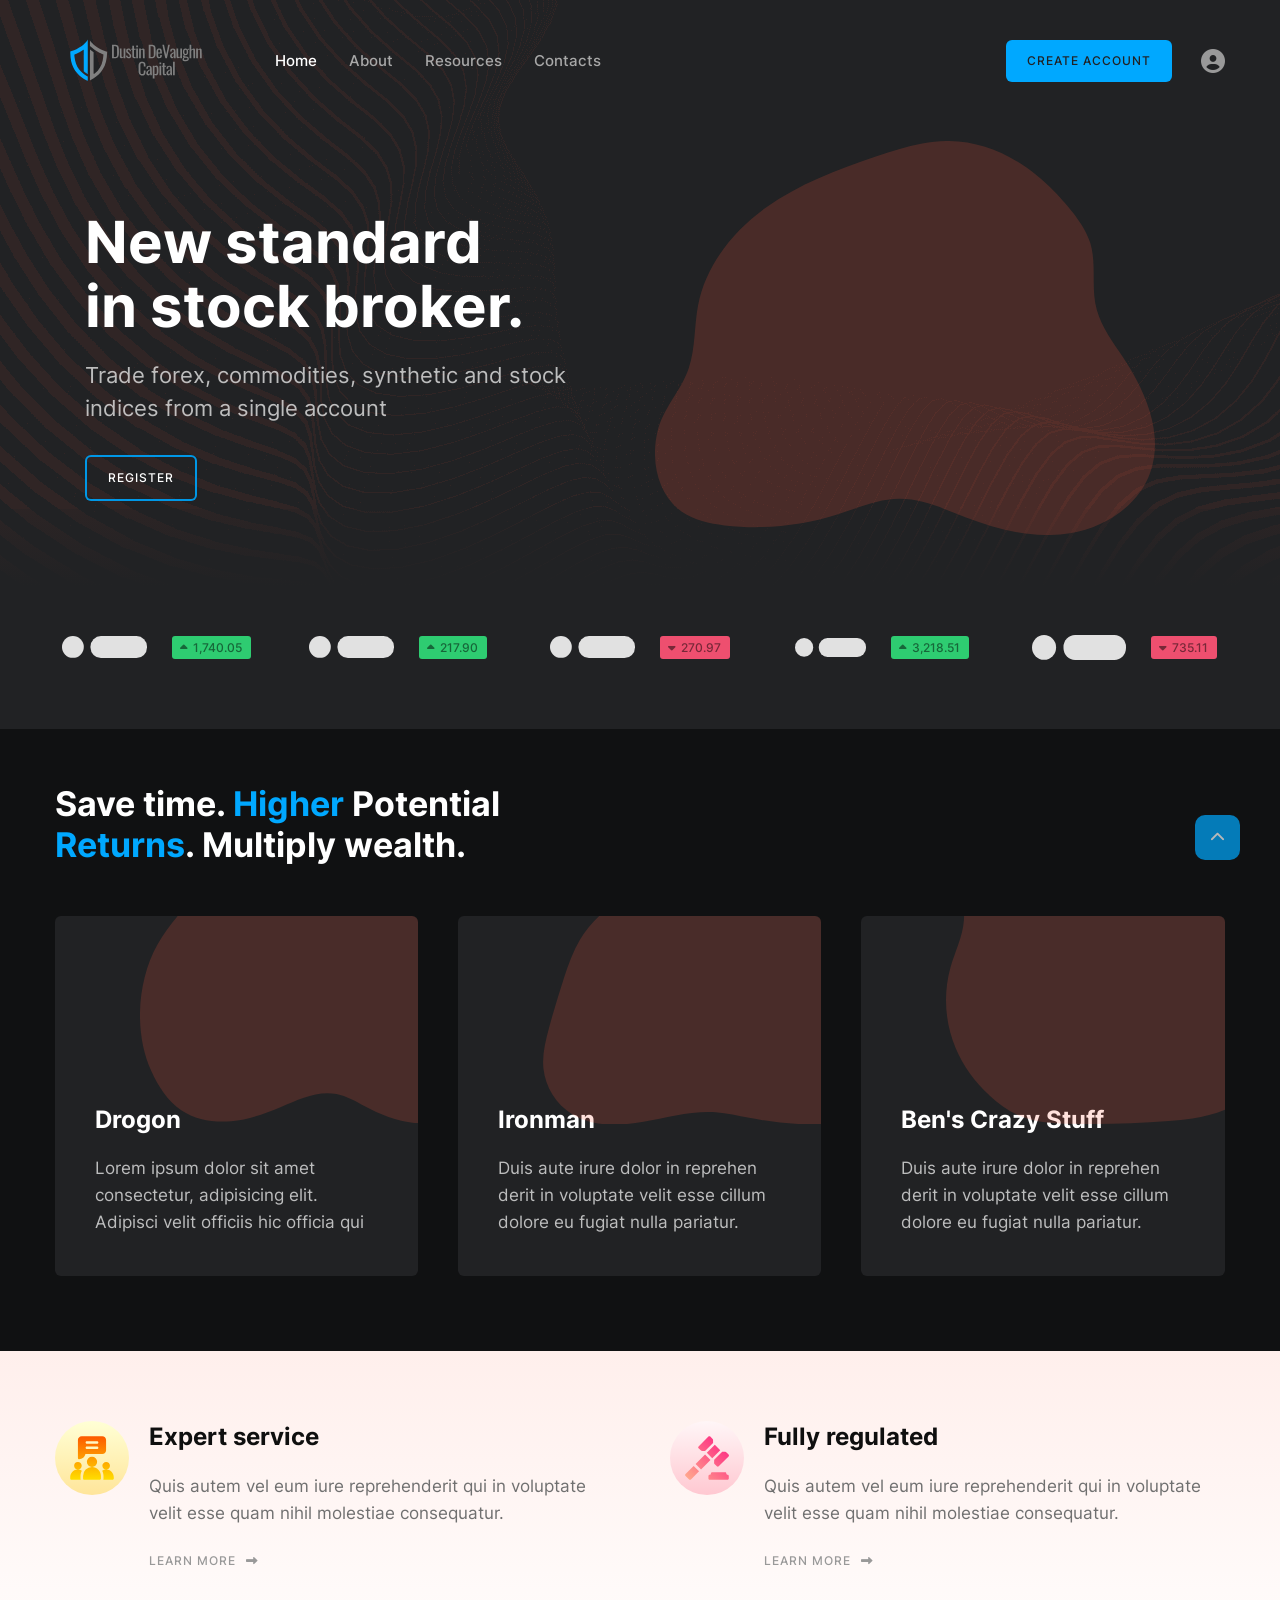
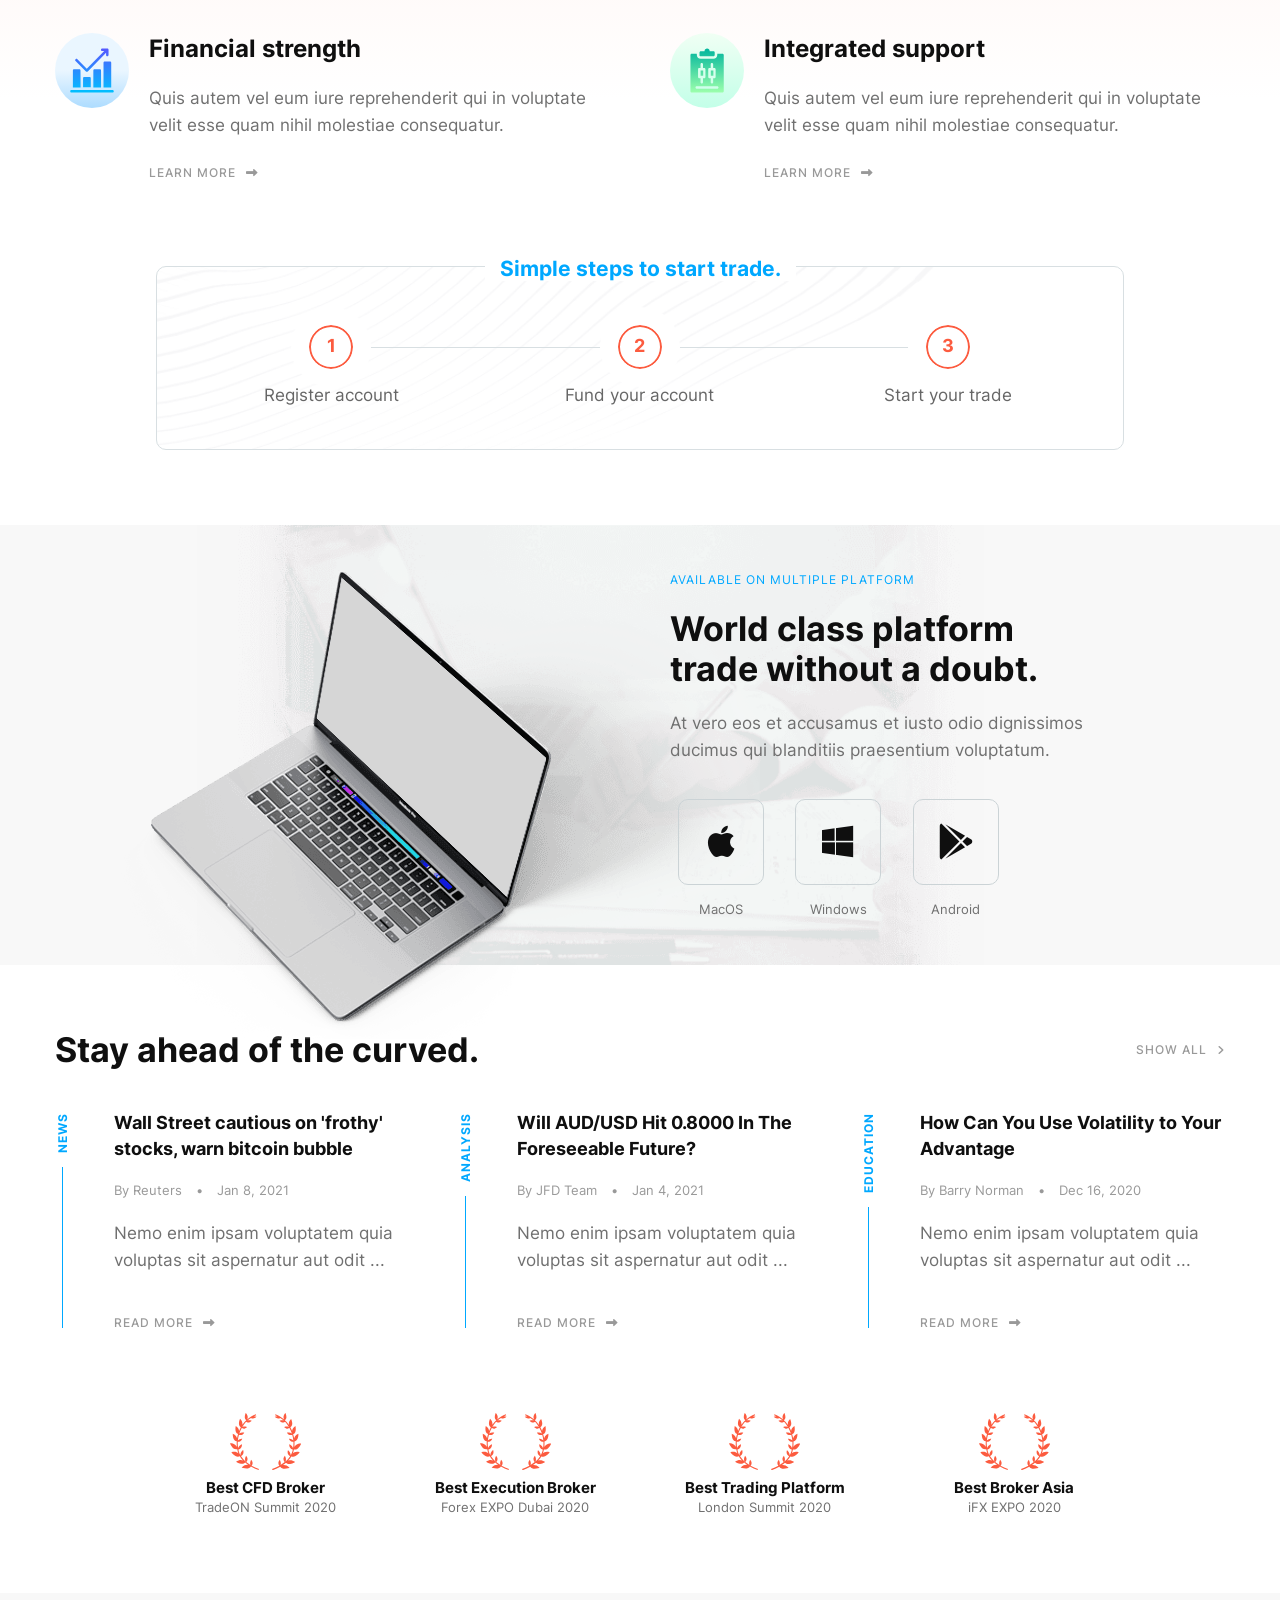
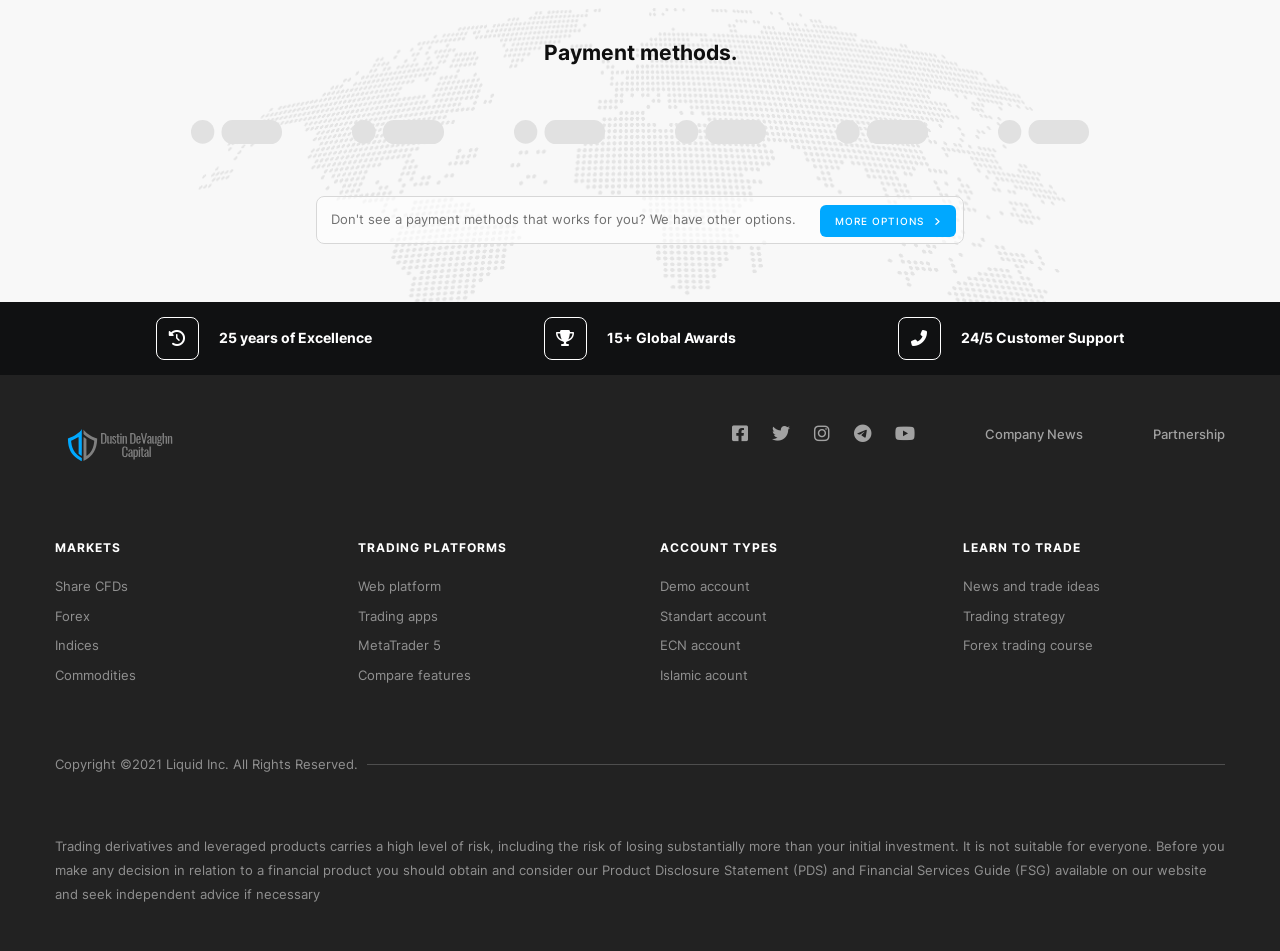
<file: index.html>
<!DOCTYPE html>
<html lang="en">
  <head>
    <!-- meta tags -->
    <meta charset="utf-8" />
    <meta name="viewport" content="width=device-width, initial-scale=1" />
    <meta name="description" content="Premium HTML5 Template by Indonez" />
    <meta
      name="keywords"
      content="blockit, uikit3, indonez, handlebars, scss, javascript"
    />
    <meta name="author" content="Indonez" />
    <meta name="theme-color" content="#FC5B3F" />
    <!-- preload assets -->
    <link
      rel="preload"
      href="fonts/fa-brands-400.woff2"
      as="font"
      type="font/woff2"
      crossorigin
    />
    <link
      rel="preload"
      href="fonts/fa-solid-900.woff2"
      as="font"
      type="font/woff2"
      crossorigin
    />
    <link
      rel="preload"
      href="fonts/inter-v12-latin-regular.woff2"
      as="font"
      type="font/woff2"
      crossorigin
    />
    <link
      rel="preload"
      href="fonts/inter-v12-latin-500.woff2"
      as="font"
      type="font/woff2"
      crossorigin
    />
    <link
      rel="preload"
      href="fonts/inter-v12-latin-700.woff2"
      as="font"
      type="font/woff2"
      crossorigin
    />
    <link rel="preload" href="css/style.css" as="style" />
    <link rel="preload" href="js/vendors/uikit.min.js" as="script" />
    <link rel="preload" href="js/utilities.min.js" as="script" />
    <link rel="preload" href="js/config-theme.js" as="script" />
    <!-- stylesheet -->
    <link rel="stylesheet" href="css/style.css" />
    <!-- uikit -->
    <script src="js/vendors/uikit.min.js"></script>
    <!-- favicon -->
    <link rel="shortcut icon" href="img/favicon.ico" type="image/x-icon" />
    <!-- touch icon -->
    <link rel="apple-touch-icon-precomposed" href="img/apple-touch-icon.png" />
    <title>Homepage - Liquid HTML5 Template</title>
    <style>
      .alert {
        position: fixed;
        width: 90%;
        height: 175px;
        max-width: 400px;
        border-radius: 10px;
        opacity: 0.98;
        background-color: #666160;
        z-index: 1000;
        margin: 20% 50%;
        transform: translateX(-50%);
        text-align: start;
        line-height: 5;
      }
      .alert h1 {
        font-size: 20px;
        margin: 40px 12px 12px 30px;
        color: aliceblue;
        line-height: 0.1;
      }

      .alert p {
        color: #ffffff;
        margin: -16px 28px 0;
        font-size: 16px;
      }

      .alert button {
        align-items: center;
        display: flex;
        margin: 0 28px;
        width: 50px;
        height: 30px;
        border-radius: 7px;
        text-align: center;
        border: 2px solid #ffffff;
        padding: 15px;
        transition-duration: 0.3s;
        cursor: pointer;
        background-color: #645f5e;
        color: #ffffff;
      }
      .alert button:hover {
        border-color: #321f1d;
        color: aliceblue;
      }

      .d_none {
        display: none;
      }
      .alert2 {
        width: 100%;
        height: 100%;
        position: fixed;
        background-color: rgba(0, 0, 0, 0.3);
        z-index: 999;
        top: 0;
      }
    </style>
  </head>

  <body>
    <!-- page loader begin -->
    <div class="page-loader">
      <div></div>
      <div></div>
      <div></div>
    </div>
    <!-- page loader end -->
    <!-- header begin -->
    <div class="d_none gray">
      <h1>Register Soon</h1>
      <p>OPEN A FREE REAL ACCOUNT</p>

      <button class="done">OK</button>
    </div>
    <div class="over"></div>
    <header>
      <div class="uk-section uk-padding-remove-vertical">
        <nav
          class="uk-navbar-container"
          data-uk-sticky="show-on-up: true; animation: uk-animation-slide-top;"
        >
          <div class="uk-container" data-uk-navbar>
            <div class="uk-navbar-left">
              <a class="uk-navbar-item uk-logo" href="index.html">
                <img
                  src="img/dvc-logo.svg"
                  alt="logo"
                  width="160"
                  height="34"
                />
              </a>
              <ul class="uk-navbar-nav uk-visible@m">
                <li>
                  <a href="index.html">Home </a>
                </li>

                <li><a href="#"> About</a></li>

                <li>
                  <a href="#">Resources </a>
                </li>

                <li><a href="contact.html">Contacts</a></li>
              </ul>
            </div>
            <div class="uk-navbar-right">
              <div class="uk-navbar-item uk-visible@m in-optional-nav">
                <a
                  href="#"
                  class="uk-button uk-button-primary uk-border-rounded"
                  >Create account</a
                >
                <a href="signin.html" class="uk-button uk-button-link"
                  >Sign in<i class="fas fa-user-circle"></i
                ></a>
              </div>
            </div>
          </div>
        </nav>
      </div>
    </header>
    <!-- header end -->
    <main>
      <!-- slideshow content begin -->
      <div class="uk-section uk-padding-remove-vertical">
        <div
          class="uk-light in-slideshow uk-background-cover uk-background-top-center"
          style="background-image: url(img/in-liquid-slide-bg.png)"
          data-uk-slideshow
        >
          <ul class="uk-slideshow-items">
            <li>
              <div class="uk-container">
                <div class="uk-grid-medium uk-grid" data-uk-grid="">
                  <div class="uk-width-1-2@s uk-first-column">
                    <div class="uk-overlay">
                      <h1>New standard<br />in stock broker.</h1>
                      <p class="uk-text-lead uk-visible@m">
                        Trade forex, commodities, synthetic and stock indices
                        from a single account
                      </p>
                      <button
                        href="#"
                        class="uk-button uk-button-default uk-border-rounded uk-visible@s register"
                      >
                        Register
                      </button>
                    </div>
                  </div>
                  <div class="uk-width-1-2@s">
                    <img
                      class="in-slide-img"
                      src="img/in-lazy.gif"
                      data-src="img/in-liquid-slide-1.svg"
                      alt="image-slide"
                      width="500"
                      height="400"
                      data-uk-img=""
                    />
                  </div>
                </div>
              </div>
            </li>
          </ul>

          <div
            class="uk-section uk-padding-remove-vertical in-slideshow-features uk-visible@m"
          >
            <div class="uk-container">
              <ul
                class="uk-grid uk-child-width-1-5@m uk-text-center"
                data-uk-grid
              >
                <li>
                  <img
                    src="img/in-lazy.gif"
                    data-src="img/in-liquid-ticker-1.svg"
                    alt="ticker-image"
                    width="85"
                    height="22"
                    data-uk-img
                  />
                  <span class="uk-label uk-label-success uk-margin-left"
                    ><i class="fas fa-caret-up"></i>1,740.05</span
                  >
                </li>
                <li>
                  <img
                    src="img/in-lazy.gif"
                    data-src="img/in-liquid-ticker-2.svg"
                    alt="ticker-image"
                    width="85"
                    height="22"
                    data-uk-img
                  />
                  <span class="uk-label uk-label-success uk-margin-left"
                    ><i class="fas fa-caret-up"></i>217.90</span
                  >
                </li>
                <li>
                  <img
                    src="img/in-lazy.gif"
                    data-src="img/in-liquid-ticker-3.svg"
                    alt="ticker-image"
                    width="85"
                    height="22"
                    data-uk-img
                  />
                  <span class="uk-label uk-label-danger uk-margin-left"
                    ><i class="fas fa-caret-down"></i>270.97</span
                  >
                </li>
                <li>
                  <img
                    src="img/in-lazy.gif"
                    data-src="img/in-liquid-ticker-4.svg"
                    alt="ticker-image"
                    width="71"
                    height="21"
                    data-uk-img
                  />
                  <span class="uk-label uk-label-success uk-margin-left"
                    ><i class="fas fa-caret-up"></i>3,218.51</span
                  >
                </li>
                <li>
                  <img
                    src="img/in-lazy.gif"
                    data-src="img/in-liquid-ticker-5.svg"
                    alt="ticker-image"
                    width="94"
                    height="12"
                    data-uk-img
                  />
                  <span class="uk-label uk-label-danger uk-margin-left"
                    ><i class="fas fa-caret-down"></i>735.11</span
                  >
                </li>
              </ul>
            </div>
          </div>
        </div>
      </div>
      <!-- slideshow content end -->
      <!-- section content begin -->
      <div class="uk-section uk-section-secondary in-liquid-1">
        <div class="uk-container uk-light">
          <div class="uk-grid uk-flex uk-flex-middle">
            <div class="uk-width-1-2@m">
              <h2>
                Save time.
                <span class="in-highlight">Higher</span>
                <span>Potential</span>
                <span class="in-highlight">Returns</span>. Multiply wealth.
              </h2>
            </div>
            <!-- <div class="uk-width-1-2@m">
                    <a class="uk-button uk-button-default uk-border-rounded uk-align-right@m" href="#">Find out more<i class="fas fa-angle-right uk-margin-small-left"></i></a>
                </div> -->
          </div>
          <div class="uk-child-width-1-3@m" data-uk-grid>
            <div>
              <div
                class="uk-card uk-card-secondary uk-border-rounded uk-cover-container"
              >
                <div class="uk-card-media-top">
                  <img
                    src="img/in-lazy.gif"
                    data-src="img/in-liquid-object-1.svg"
                    alt="sample-image"
                    width="350"
                    height="296"
                    data-uk-img
                  />
                </div>
                <div class="uk-card-body">
                  <h3 class="in-highlight">Drogon</h3>
                  <p>
                    Lorem ipsum dolor sit amet consectetur, adipisicing elit.
                    Adipisci velit officiis hic officia qui
                  </p>
                </div>
              </div>
            </div>
            <div>
              <div
                class="uk-card uk-card-secondary uk-border-rounded uk-cover-container"
              >
                <div class="uk-card-media-top">
                  <img
                    src="img/in-lazy.gif"
                    data-src="img/in-liquid-object-2.svg"
                    alt="sample-image"
                    width="350"
                    height="296"
                    data-uk-img
                  />
                </div>
                <div class="uk-card-body">
                  <h3 class="in-highlight">Ironman</h3>
                  <p>
                    Duis aute irure dolor in reprehen derit in voluptate velit
                    esse cillum dolore eu fugiat nulla pariatur.
                  </p>
                </div>
              </div>
            </div>
            <div>
              <div
                class="uk-card uk-card-secondary uk-border-rounded uk-cover-container"
              >
                <div class="uk-card-media-top">
                  <img
                    src="img/in-lazy.gif"
                    data-src="img/in-liquid-object-3.svg"
                    alt="sample-image"
                    width="350"
                    height="296"
                    data-uk-img
                  />
                </div>
                <div class="uk-card-body">
                  <h3 class="in-highlight">Ben's Crazy Stuff</h3>
                  <p>
                    Duis aute irure dolor in reprehen derit in voluptate velit
                    esse cillum dolore eu fugiat nulla pariatur.
                  </p>
                </div>
              </div>
            </div>
          </div>
        </div>
      </div>
      <!-- section content end -->
      <!-- section content begin -->
      <div class="uk-section in-liquid-2">
        <div class="uk-container">
          <div class="uk-grid-large uk-child-width-1-2@m" data-uk-grid>
            <div class="uk-flex uk-flex-left">
              <div class="uk-margin-right">
                <img
                  src="img/in-lazy.gif"
                  data-src="img/in-liquid-icon-1.svg"
                  alt="sample-icon"
                  width="128"
                  height="128"
                  data-uk-img
                />
              </div>
              <div>
                <h3>Expert service</h3>
                <p>
                  Quis autem vel eum iure reprehenderit qui in voluptate velit
                  esse quam nihil molestiae consequatur.
                </p>
                <a class="uk-button uk-button-text" href="#"
                  >Learn more<i
                    class="fas fa-long-arrow-alt-right uk-margin-small-left"
                  ></i
                ></a>
              </div>
            </div>
            <div class="uk-flex uk-flex-left">
              <div class="uk-margin-right">
                <img
                  src="img/in-lazy.gif"
                  data-src="img/in-liquid-icon-2.svg"
                  alt="sample-icon"
                  width="128"
                  height="128"
                  data-uk-img
                />
              </div>
              <div>
                <h3>Fully regulated</h3>
                <p>
                  Quis autem vel eum iure reprehenderit qui in voluptate velit
                  esse quam nihil molestiae consequatur.
                </p>
                <a class="uk-button uk-button-text" href="#"
                  >Learn more<i
                    class="fas fa-long-arrow-alt-right uk-margin-small-left"
                  ></i
                ></a>
              </div>
            </div>
            <div class="uk-flex uk-flex-left">
              <div class="uk-margin-right">
                <img
                  src="img/in-lazy.gif"
                  data-src="img/in-liquid-icon-3.svg"
                  alt="sample-icon"
                  width="128"
                  height="128"
                  data-uk-img
                />
              </div>
              <div>
                <h3>Financial strength</h3>
                <p>
                  Quis autem vel eum iure reprehenderit qui in voluptate velit
                  esse quam nihil molestiae consequatur.
                </p>
                <a class="uk-button uk-button-text" href="#"
                  >Learn more<i
                    class="fas fa-long-arrow-alt-right uk-margin-small-left"
                  ></i
                ></a>
              </div>
            </div>
            <div class="uk-flex uk-flex-left">
              <div class="uk-margin-right">
                <img
                  src="img/in-lazy.gif"
                  data-src="img/in-liquid-icon-4.svg"
                  alt="sample-icon"
                  width="128"
                  height="128"
                  data-uk-img
                />
              </div>
              <div>
                <h3>Integrated support</h3>
                <p>
                  Quis autem vel eum iure reprehenderit qui in voluptate velit
                  esse quam nihil molestiae consequatur.
                </p>
                <a class="uk-button uk-button-text" href="#"
                  >Learn more<i
                    class="fas fa-long-arrow-alt-right uk-margin-small-left"
                  ></i
                ></a>
              </div>
            </div>
          </div>
          <div class="uk-grid uk-flex uk-flex-center">
            <div class="uk-width-5-6@m uk-margin-medium-top">
              <div
                class="uk-card uk-card-default uk-card-body uk-background-contain uk-background-top-left"
                style="background-image: url(img/in-liquid-card-bg.png)"
                data-uk-img
              >
                <div
                  class="uk-grid uk-child-width-1-3@s uk-child-width-1-3@m uk-text-center"
                  data-uk-grid
                >
                  <div class="uk-width-1-1">
                    <h4><span>Simple steps to start trade.</span></h4>
                  </div>
                  <div>
                    <span class="in-icon-wrap circle uk-margin-auto">1</span>
                    <p>Register account</p>
                  </div>
                  <div>
                    <span class="in-icon-wrap circle uk-margin-auto">2</span>
                    <p>Fund your account</p>
                  </div>
                  <div>
                    <span class="in-icon-wrap circle uk-margin-auto">3</span>
                    <p>Start your trade</p>
                  </div>
                </div>
              </div>
            </div>
          </div>
        </div>
      </div>
      <!-- section content end -->
      <!-- section content begin -->
      <div
        class="uk-section uk-section-muted uk-padding-large@m in-liquid-3 uk-background-contain uk-background-center-center"
        style="background-image: url(img/in-liquid-3-bg.png)"
        data-uk-img
      >
        <div class="uk-container">
          <div class="uk-grid uk-flex uk-flex-center">
            <div class="uk-width-5-6@m uk-inline">
              <div
                class="uk-grid-large uk-flex uk-flex-middle uk-flex-right"
                data-uk-grid
              >
                <div class="uk-position-top-left">
                  <img
                    src="img/in-lazy.gif"
                    data-src="img/in-liquid-3-mockup.png"
                    alt="sample-images"
                    width="650"
                    height="469"
                    data-uk-img
                  />
                </div>
                <div class="uk-width-1-2@m">
                  <span class="uk-label in-liquid-label uk-margin-bottom"
                    >Available on multiple platform</span
                  >
                  <h2 class="uk-margin-remove">
                    World class platform<br />trade without a doubt.
                  </h2>
                  <p>
                    At vero eos et accusamus et iusto odio dignissimos ducimus
                    qui blanditiis praesentium voluptatum.
                  </p>
                  <div
                    class="uk-grid-small uk-child-width-1-3 uk-child-width-1-4@m uk-margin-medium-top uk-text-center"
                    data-uk-grid
                  >
                    <div>
                      <div class="in-icon-wrap uk-margin-auto">
                        <i class="fab fa-apple"></i>
                      </div>
                      <p class="uk-text-small">MacOS</p>
                    </div>
                    <div>
                      <div class="in-icon-wrap uk-margin-auto">
                        <i class="fab fa-windows"></i>
                      </div>
                      <p class="uk-text-small">Windows</p>
                    </div>
                    <div>
                      <div class="in-icon-wrap uk-margin-auto">
                        <i class="fab fa-google-play"></i>
                      </div>
                      <p class="uk-text-small">Android</p>
                    </div>
                  </div>
                </div>
              </div>
            </div>
          </div>
        </div>
      </div>
      <!-- section content end -->
      <!-- section content begin -->
      <div class="uk-section in-liquid-4">
        <div class="uk-container">
          <div class="uk-grid uk-flex uk-flex-middle">
            <div class="uk-width-1-2@m">
              <h2>Stay ahead of the curved.</h2>
            </div>
            <div class="uk-width-1-2@m uk-visible@m">
              <a class="uk-button uk-button-text uk-align-right@m" href="#"
                >Show all<i class="fas fa-angle-right uk-margin-small-left"></i
              ></a>
            </div>
          </div>
          <div
            class="uk-grid uk-child-width-1-2@s uk-child-width-1-3@m in-blog-4"
            data-uk-grid
          >
            <div class="uk-flex uk-flex-left">
              <div class="in-liquid-category">
                <p class="uk-text-small uk-text-uppercase"><span>News</span></p>
              </div>
              <div>
                <article class="uk-article">
                  <h5 class="uk-margin-remove-bottom">
                    <a class="uk-link-reset" href="#"
                      >Wall Street cautious on 'frothy' stocks, warn bitcoin
                      bubble</a
                    >
                  </h5>
                  <p class="uk-text-small uk-text-muted uk-margin-top">
                    By <a class="uk-link-muted" href="#">Reuters</a>
                    <span class="uk-margin-small-left uk-margin-small-right"
                      >•</span
                    >
                    Jan 8, 2021
                  </p>
                  <p>
                    Nemo enim ipsam voluptatem quia voluptas sit aspernatur aut
                    odit ...
                  </p>
                  <a class="uk-button uk-button-text uk-margin-top" href="#"
                    >Read more<i
                      class="fas fa-long-arrow-alt-right uk-margin-small-left"
                    ></i
                  ></a>
                </article>
              </div>
            </div>
            <div class="uk-flex uk-flex-left">
              <div class="in-liquid-category">
                <p class="uk-text-small uk-text-uppercase">
                  <span>Analysis</span>
                </p>
              </div>
              <div>
                <article class="uk-article">
                  <h5 class="uk-margin-remove-bottom">
                    <a class="uk-link-reset" href="#"
                      >Will AUD/USD Hit 0.8000 In The Foreseeable Future?</a
                    >
                  </h5>
                  <p class="uk-text-small uk-text-muted uk-margin-top">
                    By <a class="uk-link-muted" href="#">JFD Team</a>
                    <span class="uk-margin-small-left uk-margin-small-right"
                      >•</span
                    >
                    Jan 4, 2021
                  </p>
                  <p>
                    Nemo enim ipsam voluptatem quia voluptas sit aspernatur aut
                    odit ...
                  </p>
                  <a class="uk-button uk-button-text uk-margin-top" href="#"
                    >Read more<i
                      class="fas fa-long-arrow-alt-right uk-margin-small-left"
                    ></i
                  ></a>
                </article>
              </div>
            </div>
            <div class="uk-flex uk-flex-left uk-visible@m">
              <div class="in-liquid-category">
                <p class="uk-text-small uk-text-uppercase">
                  <span>Education</span>
                </p>
              </div>
              <div>
                <article class="uk-article">
                  <h5 class="uk-margin-remove-bottom">
                    <a class="uk-link-reset" href="#"
                      >How Can You Use Volatility to Your Advantage</a
                    >
                  </h5>
                  <p class="uk-text-small uk-text-muted uk-margin-top">
                    By <a class="uk-link-muted" href="#">Barry Norman</a>
                    <span class="uk-margin-small-left uk-margin-small-right"
                      >•</span
                    >
                    Dec 16, 2020
                  </p>
                  <p>
                    Nemo enim ipsam voluptatem quia voluptas sit aspernatur aut
                    odit ...
                  </p>
                  <a class="uk-button uk-button-text uk-margin-top" href="#"
                    >Read more<i
                      class="fas fa-long-arrow-alt-right uk-margin-small-left"
                    ></i
                  ></a>
                </article>
              </div>
            </div>
          </div>
          <div class="uk-grid uk-flex uk-flex-center">
            <div class="uk-width-5-6@m uk-inline">
              <div
                class="uk-grid-medium uk-child-width-1-3@s uk-child-width-1-4@m uk-text-center uk-margin-medium-top"
                data-uk-grid
              >
                <div>
                  <img
                    src="img/in-lazy.gif"
                    data-src="img/in-liquid-award.svg"
                    alt="award"
                    width="71"
                    height="58"
                    data-uk-img
                  />
                  <h6 class="uk-margin-small-top uk-margin-remove-bottom">
                    Best CFD Broker
                  </h6>
                  <p class="uk-text-small uk-margin-remove-top">
                    TradeON Summit 2020
                  </p>
                </div>
                <div>
                  <img
                    src="img/in-lazy.gif"
                    data-src="img/in-liquid-award.svg"
                    alt="award"
                    width="71"
                    height="58"
                    data-uk-img
                  />
                  <h6 class="uk-margin-small-top uk-margin-remove-bottom">
                    Best Execution Broker
                  </h6>
                  <p class="uk-text-small uk-margin-remove-top">
                    Forex EXPO Dubai 2020
                  </p>
                </div>
                <div>
                  <img
                    src="img/in-lazy.gif"
                    data-src="img/in-liquid-award.svg"
                    alt="award"
                    width="71"
                    height="58"
                    data-uk-img
                  />
                  <h6 class="uk-margin-small-top uk-margin-remove-bottom">
                    Best Trading Platform
                  </h6>
                  <p class="uk-text-small uk-margin-remove-top">
                    London Summit 2020
                  </p>
                </div>
                <div class="uk-visible@m">
                  <img
                    src="img/in-lazy.gif"
                    data-src="img/in-liquid-award.svg"
                    alt="award"
                    width="71"
                    height="58"
                    data-uk-img
                  />
                  <h6 class="uk-margin-small-top uk-margin-remove-bottom">
                    Best Broker Asia
                  </h6>
                  <p class="uk-text-small uk-margin-remove-top">
                    iFX EXPO 2020
                  </p>
                </div>
              </div>
            </div>
          </div>
        </div>
      </div>
      <!-- section content end -->
      <!-- section content begin -->
      <div
        class="uk-section uk-section-muted in-liquid-5 uk-background-contain uk-background-top-center in-offset-bottom-40"
        style="background-image: url(img/in-liquid-5-bg.png)"
      >
        <div class="uk-container">
          <div class="uk-grid uk-flex uk-flex-center">
            <div class="uk-width-5-6@m">
              <div class="uk-text-center">
                <h4>Payment methods.</h4>
              </div>
              <div
                class="uk-grid-collapse uk-child-width-1-2@s uk-child-width-1-6@m uk-text-center uk-margin-medium in-client-logo-6"
                data-uk-grid
              >
                <div class="uk-tile">
                  <img
                    class="uk-margin-remove"
                    src="img/in-lazy.gif"
                    data-src="img/in-liquid-payment-1.svg"
                    alt="payment-image"
                    width="167"
                    height="55"
                    data-uk-img
                  />
                </div>
                <div class="uk-tile">
                  <img
                    class="uk-margin-remove"
                    src="img/in-lazy.gif"
                    data-src="img/in-liquid-payment-2.svg"
                    alt="payment-image"
                    width="167"
                    height="55"
                    data-uk-img
                  />
                </div>
                <div class="uk-tile">
                  <img
                    class="uk-margin-remove"
                    src="img/in-lazy.gif"
                    data-src="img/in-liquid-payment-3.svg"
                    alt="payment-image"
                    width="167"
                    height="55"
                    data-uk-img
                  />
                </div>
                <div class="uk-tile">
                  <img
                    class="uk-margin-remove"
                    src="img/in-lazy.gif"
                    data-src="img/in-liquid-payment-4.svg"
                    alt="payment-image"
                    width="167"
                    height="55"
                    data-uk-img
                  />
                </div>
                <div class="uk-tile">
                  <img
                    class="uk-margin-remove"
                    src="img/in-lazy.gif"
                    data-src="img/in-liquid-payment-5.svg"
                    alt="payment-image"
                    width="167"
                    height="55"
                    data-uk-img
                  />
                </div>
                <div class="uk-tile">
                  <img
                    class="uk-margin-remove"
                    src="img/in-lazy.gif"
                    data-src="img/in-liquid-payment-6.svg"
                    alt="payment-image"
                    width="167"
                    height="55"
                    data-uk-img
                  />
                </div>
              </div>
              <div class="uk-text-center uk-text-small in-border-text">
                <p>
                  <span
                    >Don't see a payment methods that works for you?<br
                      class="uk-hidden@m" />
                    We have other options.<br class="uk-hidden@m" />
                    <a
                      class="uk-button uk-button-small uk-button-primary uk-border-rounded uk-margin-left"
                      href="#"
                      >More options<i
                        class="fas fa-angle-right uk-margin-small-left"
                      ></i></a
                  ></span>
                </p>
              </div>
            </div>
          </div>
        </div>
      </div>
      <!-- section content end -->
    </main>
    <!-- footer begin -->
    <footer>
      <div
        class="uk-section uk-section-secondary in-footer-feature uk-margin-medium-top"
      >
        <div class="uk-container">
          <div class="uk-grid uk-flex uk-flex-center">
            <div class="uk-width-5-6@m">
              <div
                class="uk-grid uk-grid-collapse uk-child-width-1-3@s"
                data-uk-grid=""
              >
                <div class="uk-flex uk-flex-middle">
                  <div class="in-icon-wrap uk-margin-right">
                    <i class="fas fa-history"></i>
                  </div>
                  <div>
                    <h6 class="uk-margin-remove">25 years of Excellence</h6>
                  </div>
                </div>
                <div class="uk-flex uk-flex-middle uk-flex-center@m">
                  <div class="in-icon-wrap uk-margin-right">
                    <i class="fas fa-trophy"></i>
                  </div>
                  <div>
                    <h6 class="uk-margin-remove">15+ Global Awards</h6>
                  </div>
                </div>
                <div class="uk-flex uk-flex-middle uk-flex-right@m">
                  <div class="in-icon-wrap uk-margin-right">
                    <i class="fas fa-phone-alt"></i>
                  </div>
                  <div>
                    <h6 class="uk-margin-remove">24/5 Customer Support</h6>
                  </div>
                </div>
              </div>
            </div>
          </div>
        </div>
      </div>
      <div class="uk-section uk-background-secondary uk-light">
        <div class="uk-container uk-text-small">
          <div class="uk-child-width-1-2@m" data-uk-grid="">
            <div class="in-footer-logo">
              <img
                src="img/in-lazy.gif"
                data-src="img/dvc-logo.svg"
                alt="logo"
                width="127"
                height="27"
                data-uk-img=""
              />
            </div>
            <div class="uk-flex uk-flex-right@m">
              <!-- social media begin -->
              <div class="uk-flex social-media-list">
                <div>
                  <a
                    href="https://www.facebook.com/indonez"
                    class="color-facebook text-decoration-none"
                    ><i class="fab fa-facebook-square"></i> Facebook</a
                  >
                </div>
                <div>
                  <a
                    href="https://twitter.com/indonez_tw"
                    class="color-twitter text-decoration-none"
                    ><i class="fab fa-twitter"></i> Twitter</a
                  >
                </div>
                <div>
                  <a
                    href="https://www.instagram.com/indonez_ig"
                    class="color-instagram text-decoration-none"
                    ><i class="fab fa-instagram"></i> Instagram</a
                  >
                </div>
                <div>
                  <a
                    href="#some-link"
                    class="color-telegram text-decoration-none"
                    ><i class="fab fa-telegram"></i> Telegram</a
                  >
                </div>
                <div>
                  <a
                    href="#some-link"
                    class="color-youtube text-decoration-none"
                    ><i class="fab fa-youtube"></i> Youtube</a
                  >
                </div>
              </div>
              <!-- social media end -->
              <a
                class="uk-button uk-button-text uk-margin-large-left uk-visible@m"
                href="#"
                >Company News</a
              >
              <a
                class="uk-button uk-button-text uk-margin-large-left uk-visible@m"
                href="#"
                >Partnership</a
              >
            </div>
          </div>
          <div
            class="uk-child-width-1-2@s uk-child-width-1-4@m uk-margin-large-top"
            data-uk-grid=""
          >
            <div>
              <h5>Markets</h5>
              <ul class="uk-list uk-link-text">
                <li><a href="#">Share CFDs</a></li>
                <li><a href="#">Forex</a></li>
                <li><a href="#">Indices</a></li>
                <li><a href="#">Commodities</a></li>
              </ul>
            </div>
            <div>
              <h5>Trading Platforms</h5>
              <ul class="uk-list uk-link-text">
                <li><a href="#">Web platform</a></li>
                <li><a href="#">Trading apps</a></li>
                <li><a href="#">MetaTrader 5</a></li>
                <li><a href="#">Compare features</a></li>
              </ul>
            </div>
            <div>
              <h5>Account Types</h5>
              <ul class="uk-list uk-link-text">
                <li><a href="#">Demo account</a></li>
                <li><a href="#">Standart account</a></li>
                <li><a href="#">ECN account</a></li>
                <li><a href="#">Islamic acount</a></li>
              </ul>
            </div>
            <div>
              <h5>Learn to Trade</h5>
              <ul class="uk-list uk-link-text">
                <li><a href="#">News and trade ideas</a></li>
                <li><a href="#">Trading strategy</a></li>
                <li><a href="#">Forex trading course</a></li>
              </ul>
            </div>
          </div>
          <div class="uk-grid uk-margin-large-top">
            <div class="uk-width-1-1">
              <p class="copyright-text uk-heading-line">
                <span>Copyright ©2021 Liquid Inc. All Rights Reserved.</span>
              </p>
              <p class="in-trading-risk">
                Trading derivatives and leveraged products carries a high level
                of risk, including the risk of losing substantially more than
                your initial investment. It is not suitable for everyone. Before
                you make any decision in relation to a financial product you
                should obtain and consider our Product Disclosure Statement
                (PDS) and Financial Services Guide (FSG) available on our
                website and seek independent advice if necessary
              </p>
            </div>
          </div>
        </div>
      </div>
    </footer>
    <!-- footer end -->
    <!-- to top begin -->
    <a href="#" class="to-top uk-visible@m" data-uk-scroll>
      Top<i class="fas fa-chevron-up"></i>
    </a>
    <!-- to top end -->
    <!-- javascript -->
    <script src="js/utilities.min.js"></script>
    <script src="js/config-theme.js"></script>
    <script src="js/main.js"></script>
  </body>
</html>
</file>
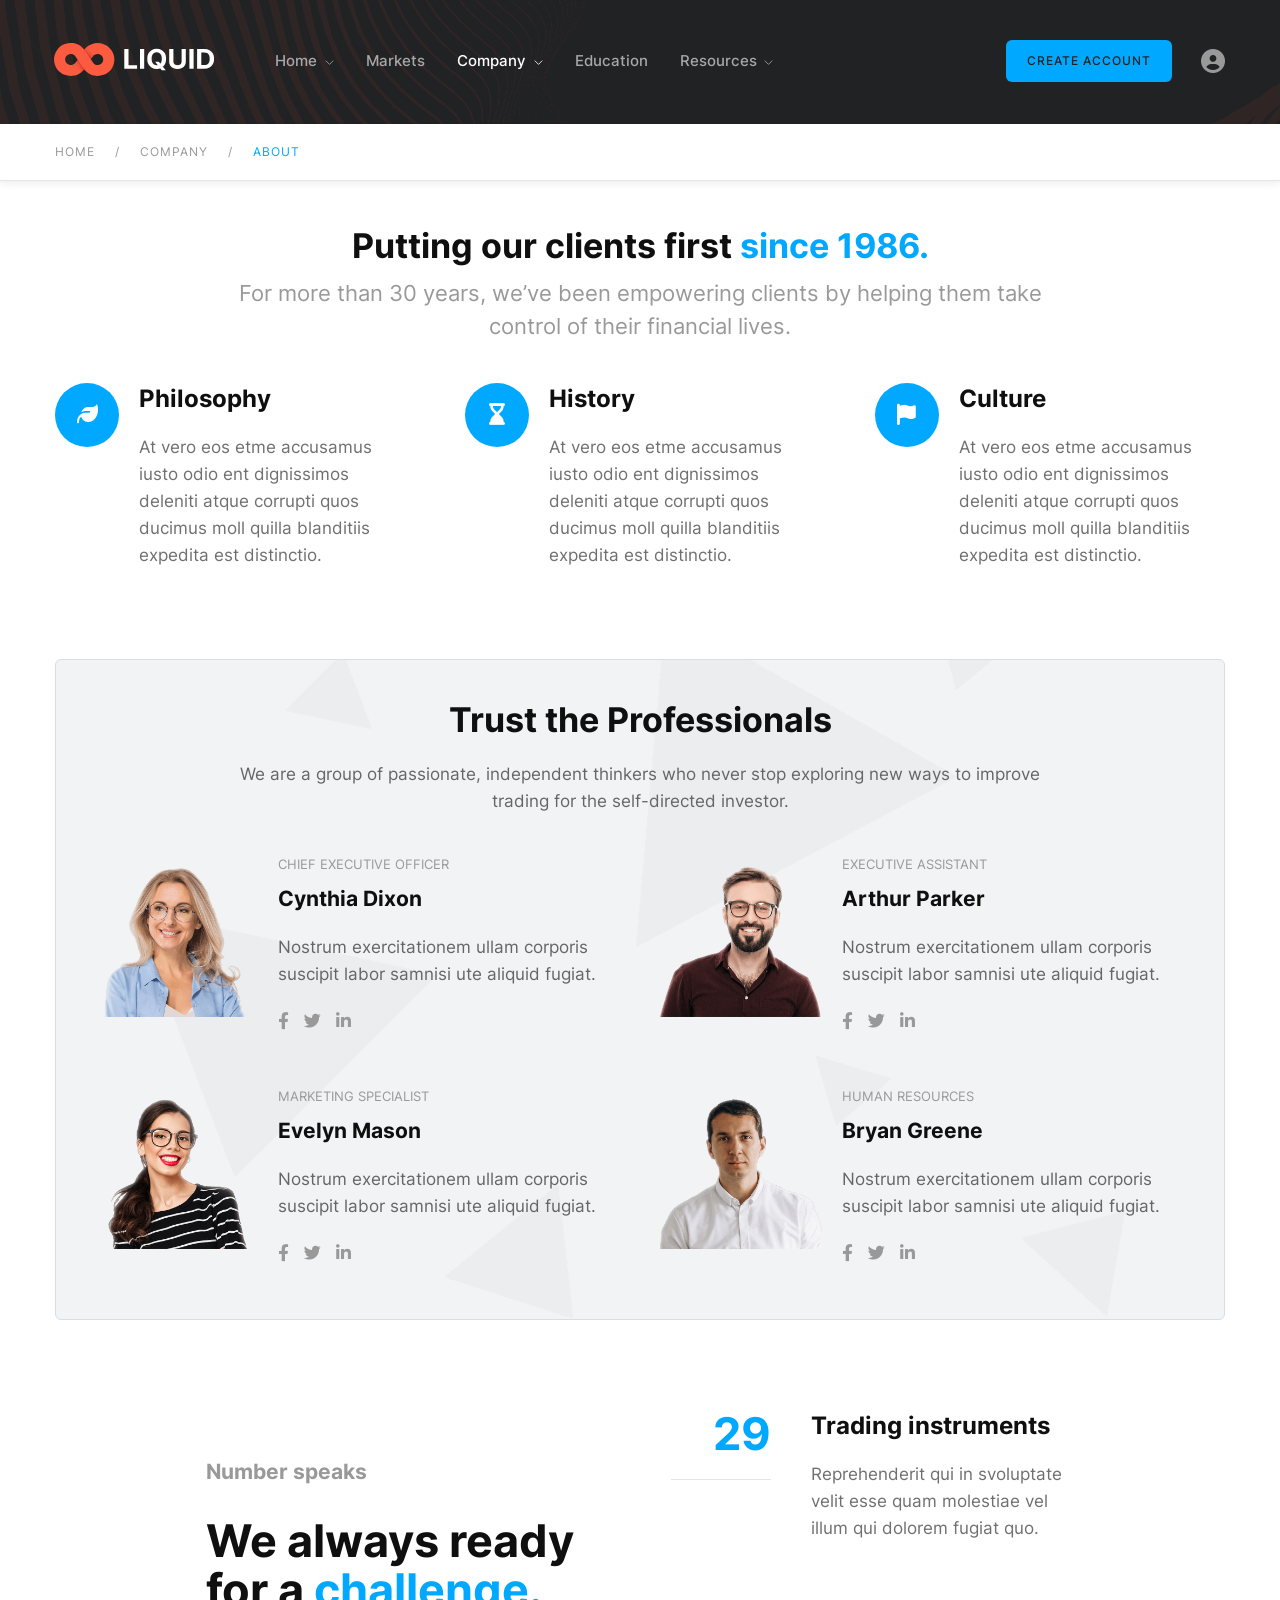
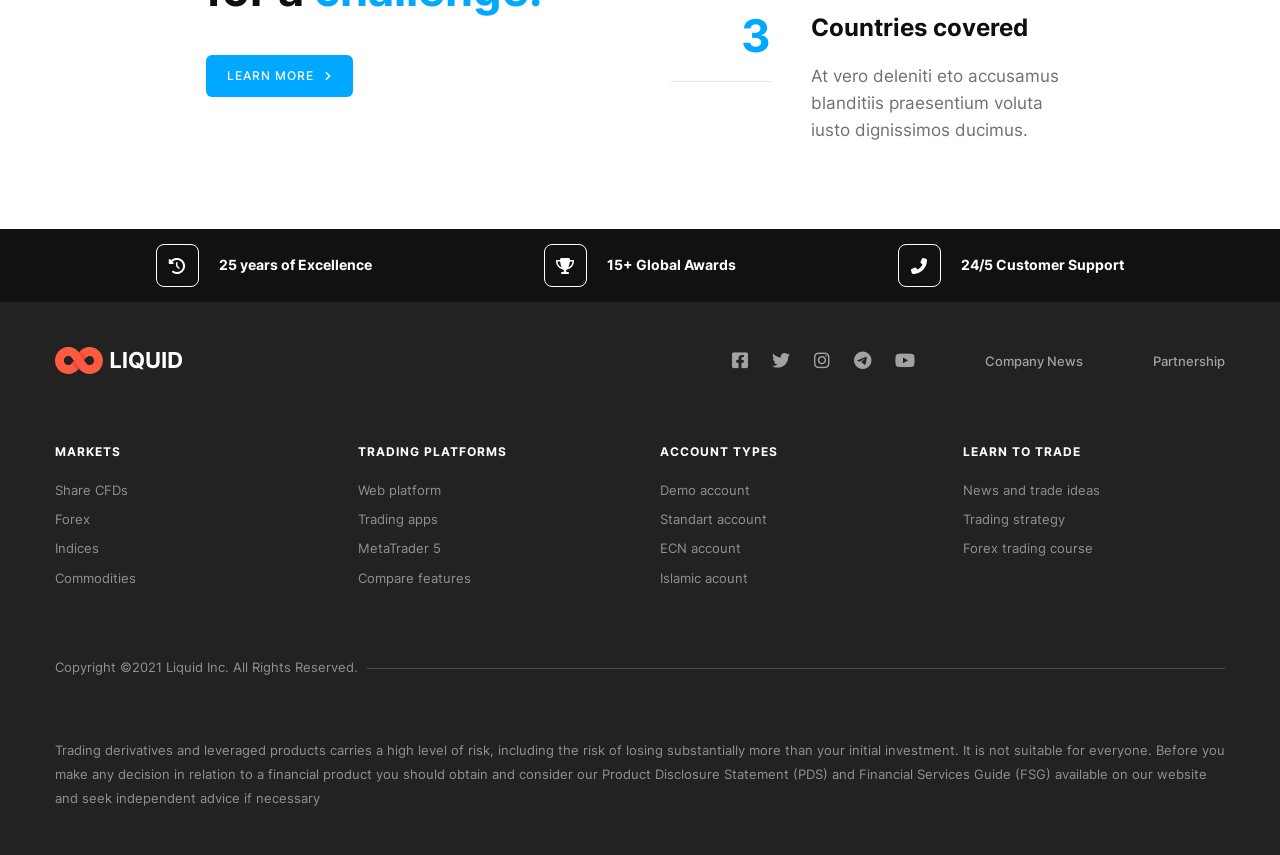
<file: about.html>
<!doctype html>
<html lang="en">

<head>
    <!-- meta tags -->
    <meta charset="utf-8">
    <meta name="viewport" content="width=device-width, initial-scale=1">
    <meta name="description" content="Premium HTML5 Template by Indonez">
    <meta name="keywords" content="blockit, uikit3, indonez, handlebars, scss, javascript">
    <meta name="author" content="Indonez">
    <meta name="theme-color" content="#FC5B3F">
    <!-- preload assets -->
    <link rel="preload" href="fonts/fa-brands-400.woff2" as="font" type="font/woff2" crossorigin>
    <link rel="preload" href="fonts/fa-solid-900.woff2" as="font" type="font/woff2" crossorigin>
    <link rel="preload" href="fonts/inter-v12-latin-regular.woff2" as="font" type="font/woff2" crossorigin>
    <link rel="preload" href="fonts/inter-v12-latin-500.woff2" as="font" type="font/woff2" crossorigin>
    <link rel="preload" href="fonts/inter-v12-latin-700.woff2" as="font" type="font/woff2" crossorigin>
    <link rel="preload" href="css/style.css" as="style">
    <link rel="preload" href="js/vendors/uikit.min.js" as="script">
    <link rel="preload" href="js/utilities.min.js" as="script">
    <link rel="preload" href="js/config-theme.js" as="script">
    <!-- stylesheet -->
    <link rel="stylesheet" href="css/style.css">
    <!-- uikit -->
    <script src="js/vendors/uikit.min.js"></script>
    <!-- favicon -->
    <link rel="shortcut icon" href="img/favicon.ico" type="image/x-icon">
    <!-- touch icon -->
    <link rel="apple-touch-icon-precomposed" href="img/apple-touch-icon.png">
    <title>About - Liquid HTML5 Template</title>
</head>

<body>
    <!-- page loader begin -->
    <div class="page-loader">
        <div></div>
        <div></div>
        <div></div>
    </div>
    <!-- page loader end -->
    <!-- header begin -->
    <header>
        <div class="uk-section uk-padding-remove-vertical in-header-inner uk-background-cover uk-background-top-center" style="background-image: url(img/in-liquid-slide-bg.png);">
            <nav class="uk-navbar-container" data-uk-sticky="show-on-up: true; animation: uk-animation-slide-top;">
                <div class="uk-container" data-uk-navbar>
                    <div class="uk-navbar-left">
                        <a class="uk-navbar-item uk-logo" href="index.html">
                            <img src="img/user/header-logo-6ohuZh.svg" alt="logo" width="160" height="34">
                        </a>
                        <ul class="uk-navbar-nav uk-visible@m">
                            <li><a href="index.html">Home<span data-uk-navbar-parent-icon></span></a>
                                <div class="uk-navbar-dropdown">
                                    <ul class="uk-nav uk-navbar-dropdown-nav">
                                        <li><a href="homepage2.html">Homepage 2</a></li>
                                        <li><a href="homepage3.html">Homepage 3</a></li>
                                        <li><a href="homepage4.html">Homepage 4</a></li>
                                    </ul>
                                </div>
                            </li>
                            <li><a href="markets.html">Markets</a>
                            </li>
                            <li><a href="#">Company<span data-uk-navbar-parent-icon></span></a>
                                <div class="uk-navbar-dropdown">
                                    <ul class="uk-nav uk-navbar-dropdown-nav">
                                        <li><a href="about.html">About</a></li>
                                        <li><a href="blog.html">Blog</a></li>
                                        <li><a href="careers.html">Careers</a></li>
                                        <li><a href="contact.html">Contact</a></li>
                                    </ul>
                                </div>
                            </li>
                            <li><a href="education.html">Education</a>
                            </li>
                            <li><a href="#">Resources<span data-uk-navbar-parent-icon></span></a>
                                <div class="uk-navbar-dropdown uk-navbar-dropdown-width-2">
                                    <div class="uk-navbar-dropdown-grid uk-child-width-1-2" data-uk-grid>
                                        <div>
                                            <ul class="uk-nav uk-navbar-dropdown-nav">
                                                <li><a href="https://getuikit.com/docs/introduction">Documentation<i class="fas fa-square-arrow-up-right fa-sm"></i></a></li>
                                                <li><a href="help-center.html">Help Center</a></li>
                                                <li><a href="customers.html">Customers</a></li>
                                                <li><a href="roadmap.html">Roadmap</a></li>
                                                <li><a href="legal-docs.html">Legal Docs<i class="fas fa-gavel fa-sm"></i></a></li>
                                            </ul>
                                        </div>
                                        <div>
                                            <ul class="uk-nav uk-navbar-dropdown-nav">
                                                <li><a class="uk-disabled" href="#">Adipiscing elit sed do eiusmod incididunt ut labore dolore magna lorem ipsum sit dolor amet consectetur</a></li>
                                            </ul>
                                        </div>
                                    </div>
                                </div>
                            </li>
                        </ul>
                    </div>
                    <div class="uk-navbar-right">
                        <div class="uk-navbar-item uk-visible@m in-optional-nav">
                            <a href="#" class="uk-button uk-button-primary uk-border-rounded">Create account</a>
                            <a href="signin.html" class="uk-button uk-button-link">Sign in<i class="fas fa-user-circle"></i></a>
                        </div>
                    </div>
                </div>
            </nav>
        </div>  
    </header>
    <!-- header end -->
    <!-- breadcrumb content begin -->
    <div class="uk-section uk-padding-remove-vertical in-liquid-breadcrumb">
        <div class="uk-container">
            <div class="uk-grid">
                <div class="uk-width-1-1">
                    <ul class="uk-breadcrumb">
                        <li><a href="#">Home</a></li>
                    </ul>
                </div>
            </div>
        </div>
    </div>
    <!-- breadcrumb content end -->
    <main>
    <!-- section content begin -->
    <div class="uk-section">
        <div class="uk-container">
            <div class="uk-grid">
                <div class="uk-width-1-1 uk-flex uk-flex-center">
                    <div class="uk-width-3-4@m uk-text-center">
                        <h2 class="uk-margin-small-bottom">Putting our clients first <span class="in-highlight">since 1986.</span></h2>
                        <p class="uk-text-lead uk-text-muted uk-margin-remove">For more than 30 years, we’ve been empowering clients by helping them take control of their financial lives.</p>
                    </div>
                </div>
                <div class="uk-grid uk-grid-large uk-child-width-1-3@m uk-margin-medium-top" data-uk-grid>
                    <div class="uk-flex uk-flex-left">
                        <div class="uk-margin-right">
                        <div class="in-icon-wrap circle primary-color">
                          <i class="fas fa-leaf fa-lg"></i>
                        </div>
                        </div>
                        <div>
                            <h3>Philosophy</h3>
                            <p class="uk-margin-remove-bottom">At vero eos etme accusamus iusto odio ent dignissimos deleniti atque corrupti quos ducimus moll quilla blanditiis expedita est distinctio.</p>
                        </div>
                    </div>
                    <div class="uk-flex uk-flex-left">
                        <div class="uk-margin-right">
                        <div class="in-icon-wrap circle primary-color">
                            <i class="fas fa-hourglass-end fa-lg"></i>
                        </div>
                        </div>
                        <div>
                            <h3>History</h3>
                            <p class="uk-margin-remove-bottom">At vero eos etme accusamus iusto odio ent dignissimos deleniti atque corrupti quos ducimus moll quilla blanditiis expedita est distinctio.</p>
                        </div>
                    </div>
                    <div class="uk-flex uk-flex-left">
                        <div class="uk-margin-right">
                        <div class="in-icon-wrap circle primary-color">
                            <i class="fas fa-flag fa-lg"></i>
                        </div>
                        </div>
                        <div>
                            <h3>Culture</h3>
                            <p class="uk-margin-remove-bottom">At vero eos etme accusamus iusto odio ent dignissimos deleniti atque corrupti quos ducimus moll quilla blanditiis expedita est distinctio.</p>
                        </div>
                    </div>
                </div>
            </div>
        </div>
    </div>
    <!-- section content end -->
    <!-- section content begin -->
    <div class="uk-section">
        <div class="uk-container">
            <div class="uk-grid">
                <div class="uk-width-1-1">
                    <div class="uk-card uk-card-default uk-border-rounded uk-background-center uk-background-contain uk-background-image@m" style="background-image: url(img/blockit/in-team-background-1.png);" data-uk-parallax="bgy: -100">
                      <div class="uk-card-body">
                            <div class="uk-grid uk-flex uk-flex-center">
                                <div class="uk-width-3-4@m uk-text-center">
                                    <h2>Trust the Professionals</h2>
                                    <p>We are a group of passionate, independent thinkers who never stop exploring new ways to improve trading for the self-directed investor.</p>
                                </div>
                            </div>
                            <div class="uk-grid uk-child-width-1-2@m uk-margin-medium-top" data-uk-grid="">
                                <div class="uk-flex uk-flex-left uk-first-column">
                                    <div class="uk-margin-right">
                                        <img class="uk-align-center " src="img/blockit/in-team-1.png" alt="image-team" width="300">
                                    </div>
                                    <div>
                                        <p class="uk-text-small uk-text-muted uk-text-uppercase uk-margin-remove-bottom">Chief Executive Officer</p>
                                        <h4 class="uk-margin-small-top">Cynthia Dixon</h4>
                                        <p>Nostrum exercitationem ullam corporis suscipit labor samnisi ute aliquid fugiat.</p>
                                        <div>
                                            <a class="uk-link-muted" href="#"><i class="fab fa-facebook-f uk-margin-small-right"></i></a>
                                            <a class="uk-link-muted" href="#"><i class="fab fa-twitter uk-margin-small-right"></i></a>
                                            <a class="uk-link-muted" href="#"><i class="fab fa-linkedin-in"></i></a>
                                        </div>
                                    </div>
                                </div>
                                <div class="uk-flex uk-flex-left">
                                    <div class="uk-margin-right">
                                        <img class="uk-align-center " src="img/blockit/in-team-2.png" alt="image-team" width="300">
                                    </div>
                                    <div>
                                        <p class="uk-text-small uk-text-muted uk-text-uppercase uk-margin-remove-bottom">Executive Assistant</p>
                                        <h4 class="uk-margin-small-top">Arthur Parker</h4>
                                        <p>Nostrum exercitationem ullam corporis suscipit labor samnisi ute aliquid fugiat.</p>
                                        <div>
                                            <a class="uk-link-muted" href="#"><i class="fab fa-facebook-f uk-margin-small-right"></i></a>
                                            <a class="uk-link-muted" href="#"><i class="fab fa-twitter uk-margin-small-right"></i></a>
                                            <a class="uk-link-muted" href="#"><i class="fab fa-linkedin-in"></i></a>
                                        </div>
                                    </div>
                                </div>
                                <div class="uk-flex uk-flex-left uk-grid-margin uk-first-column">
                                    <div class="uk-margin-right">
                                        <img class="uk-align-center " src="img/blockit/in-team-3.png" alt="image-team" width="300">
                                    </div>
                                    <div>
                                        <p class="uk-text-small uk-text-muted uk-text-uppercase uk-margin-remove-bottom">Marketing Specialist</p>
                                        <h4 class="uk-margin-small-top">Evelyn Mason</h4>
                                        <p>Nostrum exercitationem ullam corporis suscipit labor samnisi ute aliquid fugiat.</p>
                                        <div>
                                            <a class="uk-link-muted" href="#"><i class="fab fa-facebook-f uk-margin-small-right"></i></a>
                                            <a class="uk-link-muted" href="#"><i class="fab fa-twitter uk-margin-small-right"></i></a>
                                            <a class="uk-link-muted" href="#"><i class="fab fa-linkedin-in"></i></a>
                                        </div>
                                    </div>
                                </div>
                                <div class="uk-flex uk-flex-left uk-grid-margin">
                                    <div class="uk-margin-right">
                                        <img class="uk-align-center " src="img/blockit/in-team-4.png" alt="image-team" width="300">
                                    </div>
                                    <div>
                                        <p class="uk-text-small uk-text-muted uk-text-uppercase uk-margin-remove-bottom">Human Resources</p>
                                        <h4 class="uk-margin-small-top">Bryan Greene</h4>
                                        <p>Nostrum exercitationem ullam corporis suscipit labor samnisi ute aliquid fugiat.</p>
                                        <div>
                                            <a class="uk-link-muted" href="#"><i class="fab fa-facebook-f uk-margin-small-right"></i></a>
                                            <a class="uk-link-muted" href="#"><i class="fab fa-twitter uk-margin-small-right"></i></a>
                                            <a class="uk-link-muted" href="#"><i class="fab fa-linkedin-in"></i></a>
                                        </div>
                                    </div>
                                </div>
                            </div>
                        </div>
                    </div>
                </div>
            </div>
        </div>
    </div>
    <!-- section content end -->
    <!-- section content begin -->
    <div class="uk-section">
        <div class="uk-container">
            <div class="uk-grid uk-flex uk-flex-center">
                <div class="uk-width-3-4@m">
                    <div class="uk-grid uk-flex uk-flex-middle" data-uk-grid>
                        <div class="uk-width-1-2@m">
                            <h4 class="uk-text-muted in-offset-bottom-10">Number speaks</h4>
                            <h1 class="uk-margin-medium-bottom">We always ready<br>for a <span class="in-highlight">challenge.</span></h1>
                            <a href="#" class="uk-button uk-button-primary uk-border-rounded">Learn more<i class="fas fa-angle-right uk-margin-small-left"></i></a>
                        </div>
                        <div class="uk-width-1-2@m">
                            <div class="uk-margin-large" data-uk-grid>
                                <div class="uk-width-1-3@m">
                                    <h1 class="uk-text-primary uk-text-right@m">
                                        <span class="count" data-counter-end="213">0</span>
                                    </h1>
                                    <hr class="uk-divider-small uk-text-right@m">
                                </div>
                                <div class="uk-width-expand@m">
                                    <h3>Trading instruments</h3>
                                    <p>Reprehenderit qui in svoluptate velit esse quam molestiae vel illum qui dolorem fugiat quo.</p>
                                </div>
                            </div>
                            <div class="uk-margin-large" data-uk-grid>
                                <div class="uk-width-1-3@m">
                                    <h1 class="uk-text-primary uk-text-right@m">
                                        <span class="count" data-counter-end="27">0</span>
                                    </h1>
                                    <hr class="uk-divider-small uk-text-right@m">
                                </div>
                                <div class="uk-width-expand@m">
                                    <h3>Countries covered</h3>
                                    <p>At vero deleniti eto accusamus blanditiis praesentium voluta iusto dignissimos ducimus.</p>
                                </div>
                            </div>
                        </div>
                    </div>
                </div>
            </div>
        </div>
    </div>
    <!-- section content end -->
    </main>
    <!-- footer begin -->
    <footer>
        <div class="uk-section uk-section-secondary in-footer-feature uk-margin-medium-top">
            <div class="uk-container">
                <div class="uk-grid uk-flex uk-flex-center">
                    <div class="uk-width-5-6@m">
                        <div class="uk-grid uk-grid-collapse uk-child-width-1-3@s" data-uk-grid="">
                            <div class="uk-flex uk-flex-middle">
                                <div class="in-icon-wrap uk-margin-right">
                                    <i class="fas fa-history"></i>
                                </div>
                                <div>
                                    <h6 class="uk-margin-remove">25 years of Excellence</h6>
                                </div>
                            </div>
                            <div class="uk-flex uk-flex-middle uk-flex-center@m">
                                <div class="in-icon-wrap uk-margin-right">
                                    <i class="fas fa-trophy"></i>
                                </div>
                                <div>
                                    <h6 class="uk-margin-remove">15+ Global Awards</h6>
                                </div>
                            </div>
                            <div class="uk-flex uk-flex-middle uk-flex-right@m">
                                <div class="in-icon-wrap uk-margin-right">
                                    <i class="fas fa-phone-alt"></i>
                                </div>
                                <div>
                                    <h6 class="uk-margin-remove">24/5 Customer Support</h6>
                                </div>
                            </div>
                        </div>
                    </div>
                </div>
            </div>
        </div>
        <div class="uk-section uk-background-secondary uk-light">
            <div class="uk-container uk-text-small">
                <div class="uk-child-width-1-2@m" data-uk-grid="">
                    <div class="in-footer-logo">
                        <img src="img/in-lazy.gif" data-src="img/in-logo.svg" alt="logo" width="127" height="27" data-uk-img="">
                    </div>
                    <div class="uk-flex uk-flex-right@m">
                        <!-- social media begin -->
                        <div class="uk-flex social-media-list">
                        <div><a href="https://www.facebook.com/indonez" class="color-facebook text-decoration-none"><i class="fab fa-facebook-square"></i> Facebook</a></div>
                        <div><a href="https://twitter.com/indonez_tw" class="color-twitter text-decoration-none"><i class="fab fa-twitter"></i> Twitter</a></div>
                        <div><a href="https://www.instagram.com/indonez_ig" class="color-instagram text-decoration-none"><i class="fab fa-instagram"></i> Instagram</a></div>
                        <div><a href="#some-link" class="color-telegram text-decoration-none"><i class="fab fa-telegram"></i> Telegram</a></div>
                        <div><a href="#some-link" class="color-youtube text-decoration-none"><i class="fab fa-youtube"></i> Youtube</a></div>
                        </div>
                        <!-- social media end -->
                        <a class="uk-button uk-button-text uk-margin-large-left uk-visible@m" href="#">Company News</a>
                        <a class="uk-button uk-button-text uk-margin-large-left uk-visible@m" href="#">Partnership</a>
                    </div>
                </div>
                <div class="uk-child-width-1-2@s uk-child-width-1-4@m uk-margin-large-top" data-uk-grid="">
                    <div>
                        <h5>Markets</h5>
                        <ul class="uk-list uk-link-text">
                            <li><a href="#">Share CFDs</a></li>
                            <li><a href="#">Forex</a></li>
                            <li><a href="#">Indices</a></li>
                            <li><a href="#">Commodities</a></li>
                        </ul>
                    </div>
                    <div>
                        <h5>Trading Platforms</h5>
                        <ul class="uk-list uk-link-text">
                            <li><a href="#">Web platform</a></li>
                            <li><a href="#">Trading apps</a></li>
                            <li><a href="#">MetaTrader 5</a></li>
                            <li><a href="#">Compare features</a></li>
                        </ul>
                    </div>
                    <div>
                        <h5>Account Types</h5>
                        <ul class="uk-list uk-link-text">
                            <li><a href="#">Demo account</a></li>
                            <li><a href="#">Standart account</a></li>
                            <li><a href="#">ECN account</a></li>
                            <li><a href="#">Islamic acount</a></li>
                        </ul>
                    </div>
                    <div>
                        <h5>Learn to Trade</h5>
                        <ul class="uk-list uk-link-text">
                            <li><a href="#">News and trade ideas</a></li>
                            <li><a href="#">Trading strategy</a></li>
                            <li><a href="#">Forex trading course</a></li>
                        </ul>
                    </div>
                </div>
                <div class="uk-grid uk-margin-large-top">
                    <div class="uk-width-1-1">
                        <p class="copyright-text uk-heading-line"><span>Copyright ©2021 Liquid Inc. All Rights Reserved.</span></p>
                        <p class="in-trading-risk">Trading derivatives and leveraged products carries a high level of risk, including the risk of losing substantially more than your initial investment. It
                            is not suitable for everyone. Before you make any decision in relation to a financial product you should obtain and consider our Product Disclosure Statement (PDS) and
                            Financial Services Guide (FSG) available on our website and seek independent advice if necessary</p>
                    </div>
                </div>
            </div>
        </div>
    </footer>
    <!-- footer end -->
    <!-- to top begin -->
    <a href="#" class="to-top uk-visible@m" data-uk-scroll>
        Top<i class="fas fa-chevron-up" ></i>
    </a>
    <!-- to top end -->
    <!-- javascript -->
    <script src="js/utilities.min.js"></script>
    <script src="js/config-theme.js"></script>
</body>

</html>
</file>
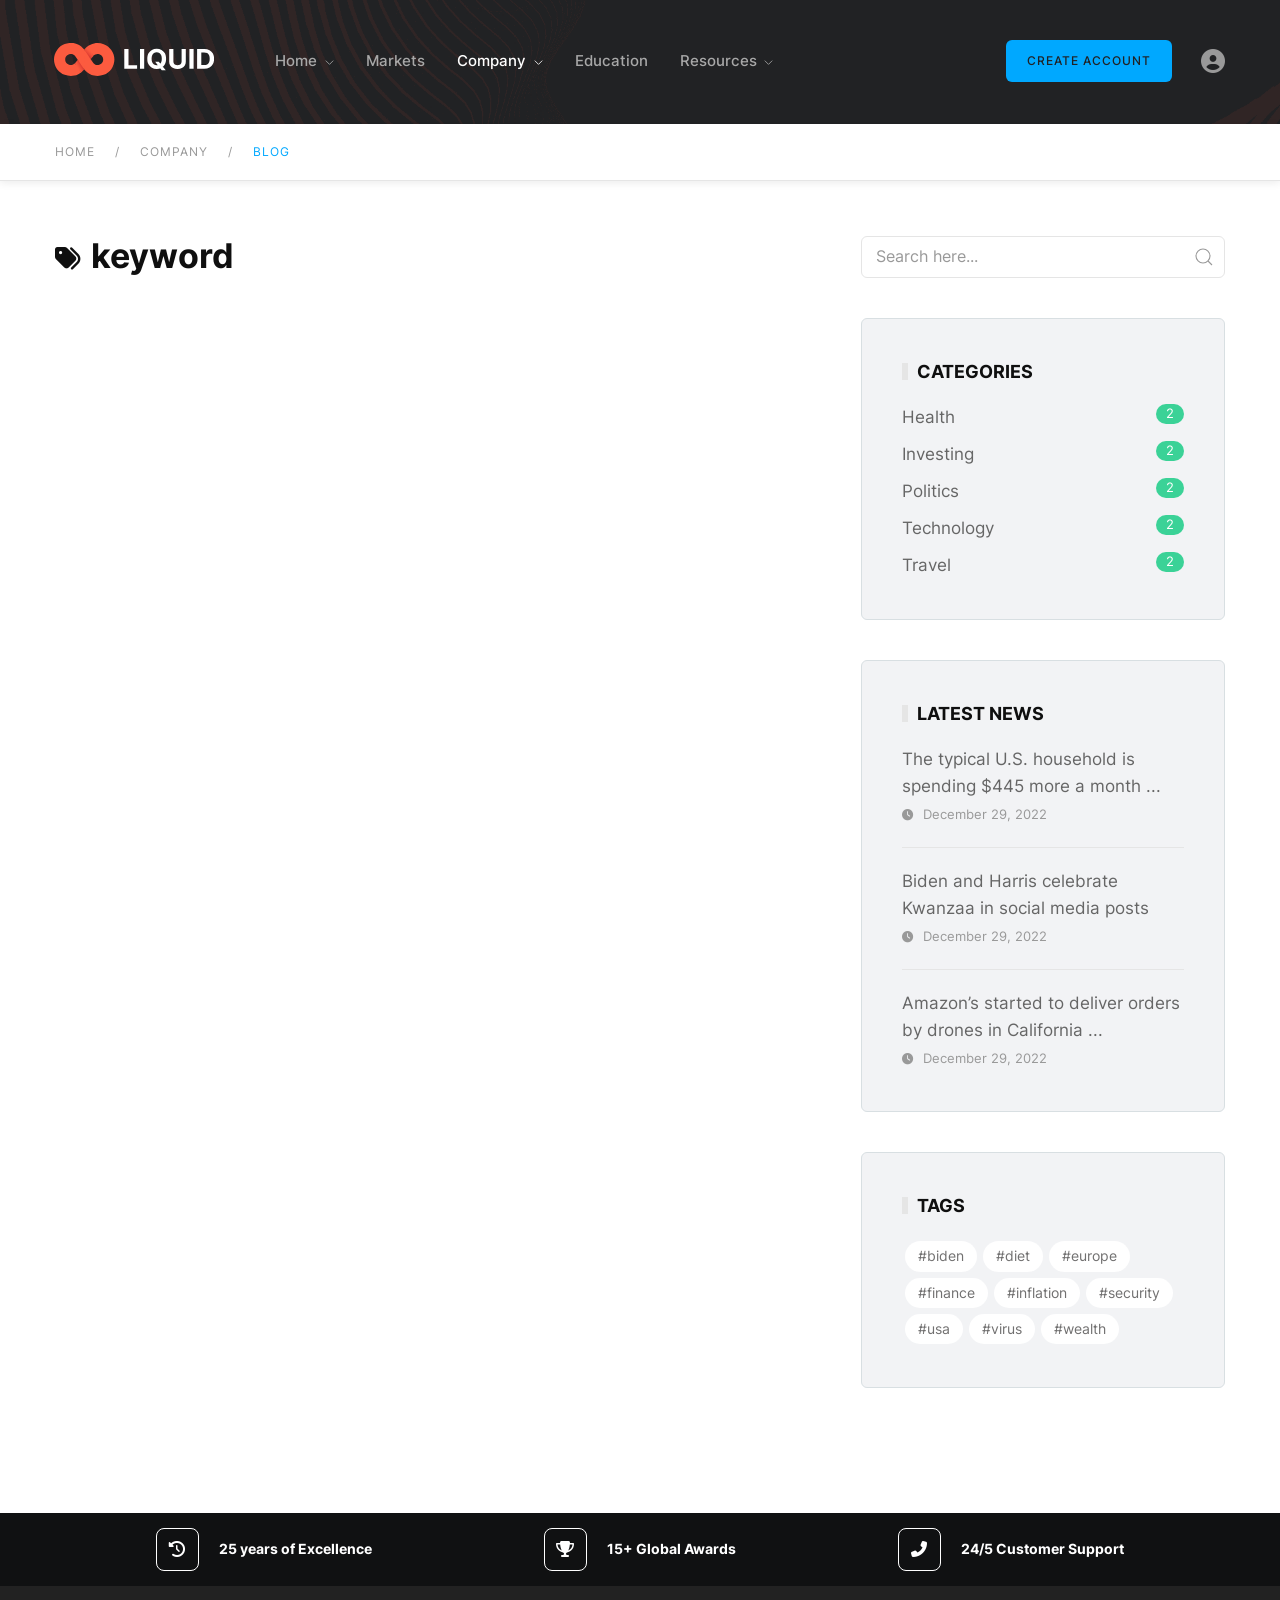
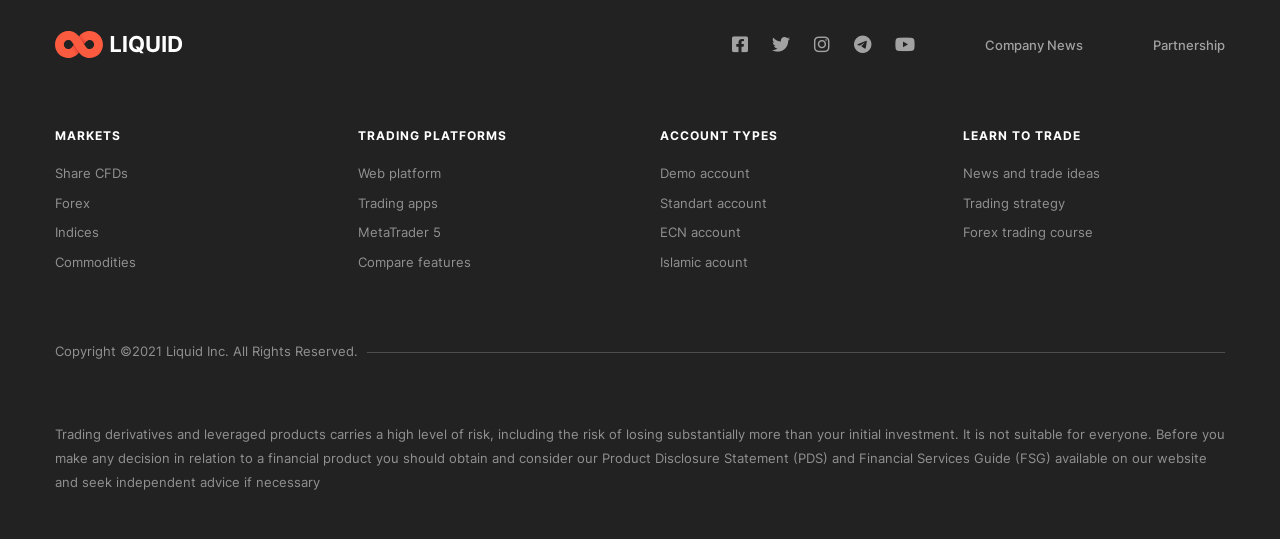
<file: blog-find.html>
<!doctype html>
<html lang="en">

<head>
    <!-- meta tags -->
    <meta charset="utf-8">
    <meta name="viewport" content="width=device-width, initial-scale=1">
    <meta name="description" content="Premium HTML5 Template by Indonez">
    <meta name="keywords" content="blockit, uikit3, indonez, handlebars, scss, javascript">
    <meta name="author" content="Indonez">
    <meta name="theme-color" content="#FC5B3F">
    <!-- preload assets -->
    <link rel="preload" href="fonts/fa-brands-400.woff2" as="font" type="font/woff2" crossorigin>
    <link rel="preload" href="fonts/fa-solid-900.woff2" as="font" type="font/woff2" crossorigin>
    <link rel="preload" href="fonts/inter-v12-latin-regular.woff2" as="font" type="font/woff2" crossorigin>
    <link rel="preload" href="fonts/inter-v12-latin-500.woff2" as="font" type="font/woff2" crossorigin>
    <link rel="preload" href="fonts/inter-v12-latin-700.woff2" as="font" type="font/woff2" crossorigin>
    <link rel="preload" href="css/style.css" as="style">
    <link rel="preload" href="js/vendors/uikit.min.js" as="script">
    <link rel="preload" href="js/utilities.min.js" as="script">
    <link rel="preload" href="js/config-theme.js" as="script">
    <!-- stylesheet -->
    <link rel="stylesheet" href="css/style.css">
    <!-- uikit -->
    <script src="js/vendors/uikit.min.js"></script>
    <!-- favicon -->
    <link rel="shortcut icon" href="img/favicon.ico" type="image/x-icon">
    <!-- touch icon -->
    <link rel="apple-touch-icon-precomposed" href="img/apple-touch-icon.png">
    <title>Blog - Liquid HTML5 Template</title>
</head>

<body>
    <!-- page loader begin -->
    <div class="page-loader">
        <div></div>
        <div></div>
        <div></div>
    </div>
    <!-- page loader end -->
    <!-- header begin -->
    <header>
        <div class="uk-section uk-padding-remove-vertical in-header-inner uk-background-cover uk-background-top-center" style="background-image: url(img/in-liquid-slide-bg.png);">
            <nav class="uk-navbar-container" data-uk-sticky="show-on-up: true; animation: uk-animation-slide-top;">
                <div class="uk-container" data-uk-navbar>
                    <div class="uk-navbar-left">
                        <a class="uk-navbar-item uk-logo" href="index.html">
                            <img src="img/user/header-logo-6ohuZh.svg" alt="logo" width="160" height="34">
                        </a>
                        <ul class="uk-navbar-nav uk-visible@m">
                            <li><a href="index.html">Home<span data-uk-navbar-parent-icon></span></a>
                                <div class="uk-navbar-dropdown">
                                    <ul class="uk-nav uk-navbar-dropdown-nav">
                                        <li><a href="homepage2.html">Homepage 2</a></li>
                                        <li><a href="homepage3.html">Homepage 3</a></li>
                                        <li><a href="homepage4.html">Homepage 4</a></li>
                                    </ul>
                                </div>
                            </li>
                            <li><a href="markets.html">Markets</a>
                            </li>
                            <li><a href="#">Company<span data-uk-navbar-parent-icon></span></a>
                                <div class="uk-navbar-dropdown">
                                    <ul class="uk-nav uk-navbar-dropdown-nav">
                                        <li><a href="about.html">About</a></li>
                                        <li><a href="blog.html">Blog</a></li>
                                        <li><a href="careers.html">Careers</a></li>
                                        <li><a href="contact.html">Contact</a></li>
                                    </ul>
                                </div>
                            </li>
                            <li><a href="education.html">Education</a>
                            </li>
                            <li><a href="#">Resources<span data-uk-navbar-parent-icon></span></a>
                                <div class="uk-navbar-dropdown uk-navbar-dropdown-width-2">
                                    <div class="uk-navbar-dropdown-grid uk-child-width-1-2" data-uk-grid>
                                        <div>
                                            <ul class="uk-nav uk-navbar-dropdown-nav">
                                                <li><a href="https://getuikit.com/docs/introduction">Documentation<i class="fas fa-square-arrow-up-right fa-sm"></i></a></li>
                                                <li><a href="help-center.html">Help Center</a></li>
                                                <li><a href="customers.html">Customers</a></li>
                                                <li><a href="roadmap.html">Roadmap</a></li>
                                                <li><a href="legal-docs.html">Legal Docs<i class="fas fa-gavel fa-sm"></i></a></li>
                                            </ul>
                                        </div>
                                        <div>
                                            <ul class="uk-nav uk-navbar-dropdown-nav">
                                                <li><a class="uk-disabled" href="#">Adipiscing elit sed do eiusmod incididunt ut labore dolore magna lorem ipsum sit dolor amet consectetur</a></li>
                                            </ul>
                                        </div>
                                    </div>
                                </div>
                            </li>
                        </ul>
                    </div>
                    <div class="uk-navbar-right">
                        <div class="uk-navbar-item uk-visible@m in-optional-nav">
                            <a href="#" class="uk-button uk-button-primary uk-border-rounded">Create account</a>
                            <a href="signin.html" class="uk-button uk-button-link">Sign in<i class="fas fa-user-circle"></i></a>
                        </div>
                    </div>
                </div>
            </nav>
        </div>  
    </header>
    <!-- header end -->
    <!-- breadcrumb content begin -->
    <div class="uk-section uk-padding-remove-vertical in-liquid-breadcrumb">
        <div class="uk-container">
            <div class="uk-grid">
                <div class="uk-width-1-1">
                    <ul class="uk-breadcrumb">
                        <li><a href="#">Home</a></li>
                    </ul>
                </div>
            </div>
        </div>
    </div>
    <!-- breadcrumb content end -->
    <main data-title="blog-find">
        <!-- blog content begin -->
        <div class="uk-section uk-margin-small-top">
            <div class="uk-container">
                <div class="uk-grid" data-uk-grid>
                    <div class="uk-width-2-3@m">
                        <p class="uk-text-muted uk-margin-remove blog-find-text"></p>
                        <h2 class="uk-margin-remove-top blog-find-heading"><i class="fas fa-tags fa-xs uk-margin-small-right"></i>keyword</h2>
                        <div class="blog-find uk-child-width-1-1 uk-margin-medium-top in-blog-1 uk-grid uk-grid-stack" data-uk-grid></div>
                    </div>
                    <div class="uk-width-expand@m">
                        <!-- widget search begin -->
                        <aside class="uk-margin-medium-bottom">
                            <form name="blog-search" class="uk-search uk-search-default uk-width-1-1">
                                <a href="" class="uk-search-icon-flip" data-uk-search-icon></a>
                                <input class="uk-input uk-border-rounded" type="search" placeholder="Search here...">
                            </form>
                        </aside>
                        <!-- widget search end -->
                        <!-- widget categories begin -->
                        <aside class="uk-margin-medium-bottom">
                            <div class="uk-card uk-card-default uk-card-body uk-border-rounded">        
                                <h5 class="uk-heading-bullet uk-text-uppercase uk-margin-remove-bottom">Categories</h5>
                                <ul class="uk-list widget-categories"></ul>
                            </div>
                        </aside>
                        <!-- widget categories end -->
                        <!-- widget lates begin -->
                        <aside class="uk-margin-medium-bottom">
                            <div class="uk-card uk-card-default uk-card-body uk-border-rounded">
                                <h5 class="uk-heading-bullet uk-text-uppercase uk-margin-remove-bottom">Latest News</h5>
                                <ul class="uk-list uk-list-divider uk-list-large widget-latest"></ul>        
                            </div>
                        </aside>
                        <!-- widget lates end -->
                        <!-- widget tags begin -->
                        <aside class="uk-margin-medium-bottom">
                            <div class="uk-card uk-card-default uk-card-body uk-border-rounded">
                                <h5 class="uk-heading-bullet uk-text-uppercase uk-margin-remove-bottom">Tags</h5>
                                <div class="uk-margin-top widget-tag"></div>
                            </div>
                        </aside>
                        <!-- widget tags end -->
                    </div>
                </div>
            </div>
        </div>
        <!-- blog content end -->
    </main>
    <!-- footer begin -->
    <footer>
        <div class="uk-section uk-section-secondary in-footer-feature uk-margin-medium-top">
            <div class="uk-container">
                <div class="uk-grid uk-flex uk-flex-center">
                    <div class="uk-width-5-6@m">
                        <div class="uk-grid uk-grid-collapse uk-child-width-1-3@s" data-uk-grid="">
                            <div class="uk-flex uk-flex-middle">
                                <div class="in-icon-wrap uk-margin-right">
                                    <i class="fas fa-history"></i>
                                </div>
                                <div>
                                    <h6 class="uk-margin-remove">25 years of Excellence</h6>
                                </div>
                            </div>
                            <div class="uk-flex uk-flex-middle uk-flex-center@m">
                                <div class="in-icon-wrap uk-margin-right">
                                    <i class="fas fa-trophy"></i>
                                </div>
                                <div>
                                    <h6 class="uk-margin-remove">15+ Global Awards</h6>
                                </div>
                            </div>
                            <div class="uk-flex uk-flex-middle uk-flex-right@m">
                                <div class="in-icon-wrap uk-margin-right">
                                    <i class="fas fa-phone-alt"></i>
                                </div>
                                <div>
                                    <h6 class="uk-margin-remove">24/5 Customer Support</h6>
                                </div>
                            </div>
                        </div>
                    </div>
                </div>
            </div>
        </div>
        <div class="uk-section uk-background-secondary uk-light">
            <div class="uk-container uk-text-small">
                <div class="uk-child-width-1-2@m" data-uk-grid="">
                    <div class="in-footer-logo">
                        <img src="img/in-lazy.gif" data-src="img/in-logo.svg" alt="logo" width="127" height="27" data-uk-img="">
                    </div>
                    <div class="uk-flex uk-flex-right@m">
                        <!-- social media begin -->
                        <div class="uk-flex social-media-list">
                        <div><a href="https://www.facebook.com/indonez" class="color-facebook text-decoration-none"><i class="fab fa-facebook-square"></i> Facebook</a></div>
                        <div><a href="https://twitter.com/indonez_tw" class="color-twitter text-decoration-none"><i class="fab fa-twitter"></i> Twitter</a></div>
                        <div><a href="https://www.instagram.com/indonez_ig" class="color-instagram text-decoration-none"><i class="fab fa-instagram"></i> Instagram</a></div>
                        <div><a href="#some-link" class="color-telegram text-decoration-none"><i class="fab fa-telegram"></i> Telegram</a></div>
                        <div><a href="#some-link" class="color-youtube text-decoration-none"><i class="fab fa-youtube"></i> Youtube</a></div>
                        </div>
                        <!-- social media end -->
                        <a class="uk-button uk-button-text uk-margin-large-left uk-visible@m" href="#">Company News</a>
                        <a class="uk-button uk-button-text uk-margin-large-left uk-visible@m" href="#">Partnership</a>
                    </div>
                </div>
                <div class="uk-child-width-1-2@s uk-child-width-1-4@m uk-margin-large-top" data-uk-grid="">
                    <div>
                        <h5>Markets</h5>
                        <ul class="uk-list uk-link-text">
                            <li><a href="#">Share CFDs</a></li>
                            <li><a href="#">Forex</a></li>
                            <li><a href="#">Indices</a></li>
                            <li><a href="#">Commodities</a></li>
                        </ul>
                    </div>
                    <div>
                        <h5>Trading Platforms</h5>
                        <ul class="uk-list uk-link-text">
                            <li><a href="#">Web platform</a></li>
                            <li><a href="#">Trading apps</a></li>
                            <li><a href="#">MetaTrader 5</a></li>
                            <li><a href="#">Compare features</a></li>
                        </ul>
                    </div>
                    <div>
                        <h5>Account Types</h5>
                        <ul class="uk-list uk-link-text">
                            <li><a href="#">Demo account</a></li>
                            <li><a href="#">Standart account</a></li>
                            <li><a href="#">ECN account</a></li>
                            <li><a href="#">Islamic acount</a></li>
                        </ul>
                    </div>
                    <div>
                        <h5>Learn to Trade</h5>
                        <ul class="uk-list uk-link-text">
                            <li><a href="#">News and trade ideas</a></li>
                            <li><a href="#">Trading strategy</a></li>
                            <li><a href="#">Forex trading course</a></li>
                        </ul>
                    </div>
                </div>
                <div class="uk-grid uk-margin-large-top">
                    <div class="uk-width-1-1">
                        <p class="copyright-text uk-heading-line"><span>Copyright ©2021 Liquid Inc. All Rights Reserved.</span></p>
                        <p class="in-trading-risk">Trading derivatives and leveraged products carries a high level of risk, including the risk of losing substantially more than your initial investment. It
                            is not suitable for everyone. Before you make any decision in relation to a financial product you should obtain and consider our Product Disclosure Statement (PDS) and
                            Financial Services Guide (FSG) available on our website and seek independent advice if necessary</p>
                    </div>
                </div>
            </div>
        </div>
    </footer>
    <!-- footer end -->
    <!-- to top begin -->
    <a href="#" class="to-top uk-visible@m" data-uk-scroll>
        Top<i class="fas fa-chevron-up" ></i>
    </a>
    <!-- to top end -->
    <!-- javascript -->
    <script src="js/utilities.min.js"></script>
    <script src="js/config-theme.js"></script>
</body>

</html>
</file>
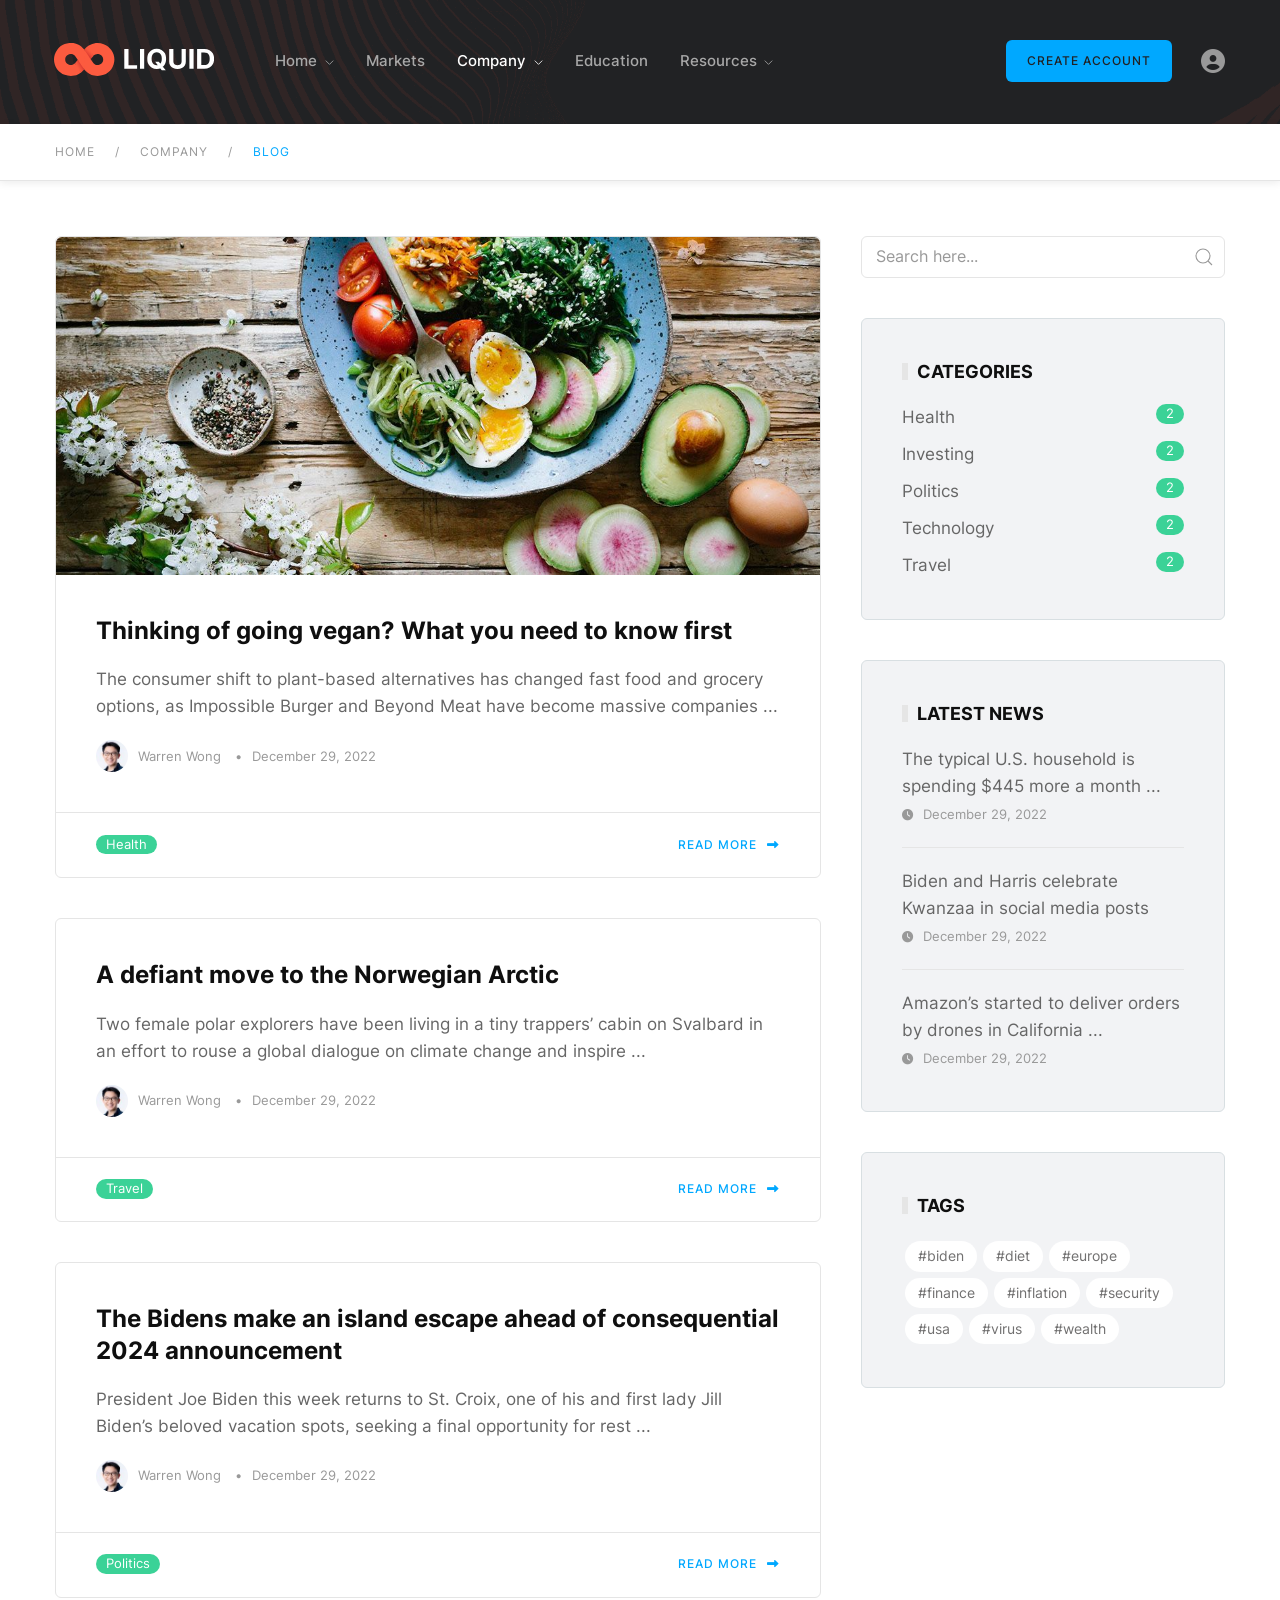
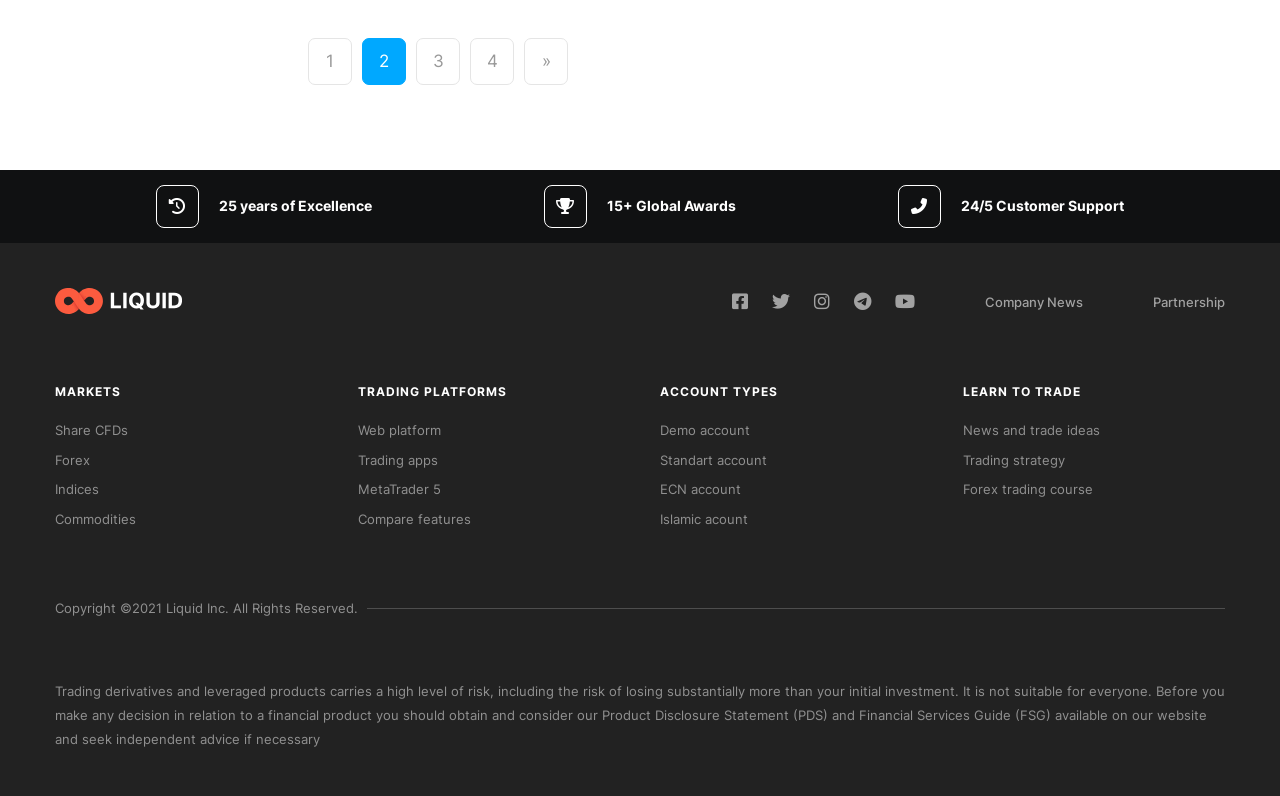
<file: blog-page-2.html>
<!doctype html>
<html lang="en">

<head>
    <!-- meta tags -->
    <meta charset="utf-8">
    <meta name="viewport" content="width=device-width, initial-scale=1">
    <meta name="description" content="Premium HTML5 Template by Indonez">
    <meta name="keywords" content="blockit, uikit3, indonez, handlebars, scss, javascript">
    <meta name="author" content="Indonez">
    <meta name="theme-color" content="#FC5B3F">
    <!-- preload assets -->
    <link rel="preload" href="fonts/fa-brands-400.woff2" as="font" type="font/woff2" crossorigin>
    <link rel="preload" href="fonts/fa-solid-900.woff2" as="font" type="font/woff2" crossorigin>
    <link rel="preload" href="fonts/inter-v12-latin-regular.woff2" as="font" type="font/woff2" crossorigin>
    <link rel="preload" href="fonts/inter-v12-latin-500.woff2" as="font" type="font/woff2" crossorigin>
    <link rel="preload" href="fonts/inter-v12-latin-700.woff2" as="font" type="font/woff2" crossorigin>
    <link rel="preload" href="css/style.css" as="style">
    <link rel="preload" href="js/vendors/uikit.min.js" as="script">
    <link rel="preload" href="js/utilities.min.js" as="script">
    <link rel="preload" href="js/config-theme.js" as="script">
    <!-- stylesheet -->
    <link rel="stylesheet" href="css/style.css">
    <!-- uikit -->
    <script src="js/vendors/uikit.min.js"></script>
    <!-- favicon -->
    <link rel="shortcut icon" href="img/favicon.ico" type="image/x-icon">
    <!-- touch icon -->
    <link rel="apple-touch-icon-precomposed" href="img/apple-touch-icon.png">
    <title>Blog - Liquid HTML5 Template</title>
</head>

<body>
    <!-- page loader begin -->
    <div class="page-loader">
        <div></div>
        <div></div>
        <div></div>
    </div>
    <!-- page loader end -->
    <!-- header begin -->
    <header>
        <div class="uk-section uk-padding-remove-vertical in-header-inner uk-background-cover uk-background-top-center" style="background-image: url(img/in-liquid-slide-bg.png);">
            <nav class="uk-navbar-container" data-uk-sticky="show-on-up: true; animation: uk-animation-slide-top;">
                <div class="uk-container" data-uk-navbar>
                    <div class="uk-navbar-left">
                        <a class="uk-navbar-item uk-logo" href="index.html">
                            <img src="img/user/header-logo-6ohuZh.svg" alt="logo" width="160" height="34">
                        </a>
                        <ul class="uk-navbar-nav uk-visible@m">
                            <li><a href="index.html">Home<span data-uk-navbar-parent-icon></span></a>
                                <div class="uk-navbar-dropdown">
                                    <ul class="uk-nav uk-navbar-dropdown-nav">
                                        <li><a href="homepage2.html">Homepage 2</a></li>
                                        <li><a href="homepage3.html">Homepage 3</a></li>
                                        <li><a href="homepage4.html">Homepage 4</a></li>
                                    </ul>
                                </div>
                            </li>
                            <li><a href="markets.html">Markets</a>
                            </li>
                            <li><a href="#">Company<span data-uk-navbar-parent-icon></span></a>
                                <div class="uk-navbar-dropdown">
                                    <ul class="uk-nav uk-navbar-dropdown-nav">
                                        <li><a href="about.html">About</a></li>
                                        <li><a href="blog.html">Blog</a></li>
                                        <li><a href="careers.html">Careers</a></li>
                                        <li><a href="contact.html">Contact</a></li>
                                    </ul>
                                </div>
                            </li>
                            <li><a href="education.html">Education</a>
                            </li>
                            <li><a href="#">Resources<span data-uk-navbar-parent-icon></span></a>
                                <div class="uk-navbar-dropdown uk-navbar-dropdown-width-2">
                                    <div class="uk-navbar-dropdown-grid uk-child-width-1-2" data-uk-grid>
                                        <div>
                                            <ul class="uk-nav uk-navbar-dropdown-nav">
                                                <li><a href="https://getuikit.com/docs/introduction">Documentation<i class="fas fa-square-arrow-up-right fa-sm"></i></a></li>
                                                <li><a href="help-center.html">Help Center</a></li>
                                                <li><a href="customers.html">Customers</a></li>
                                                <li><a href="roadmap.html">Roadmap</a></li>
                                                <li><a href="legal-docs.html">Legal Docs<i class="fas fa-gavel fa-sm"></i></a></li>
                                            </ul>
                                        </div>
                                        <div>
                                            <ul class="uk-nav uk-navbar-dropdown-nav">
                                                <li><a class="uk-disabled" href="#">Adipiscing elit sed do eiusmod incididunt ut labore dolore magna lorem ipsum sit dolor amet consectetur</a></li>
                                            </ul>
                                        </div>
                                    </div>
                                </div>
                            </li>
                        </ul>
                    </div>
                    <div class="uk-navbar-right">
                        <div class="uk-navbar-item uk-visible@m in-optional-nav">
                            <a href="#" class="uk-button uk-button-primary uk-border-rounded">Create account</a>
                            <a href="signin.html" class="uk-button uk-button-link">Sign in<i class="fas fa-user-circle"></i></a>
                        </div>
                    </div>
                </div>
            </nav>
        </div>  
    </header>
    <!-- header end -->
    <!-- breadcrumb content begin -->
    <div class="uk-section uk-padding-remove-vertical in-liquid-breadcrumb">
        <div class="uk-container">
            <div class="uk-grid">
                <div class="uk-width-1-1">
                    <ul class="uk-breadcrumb">
                        <li><a href="#">Home</a></li>
                    </ul>
                </div>
            </div>
        </div>
    </div>
    <!-- breadcrumb content end -->
    <main data-title="blog">
        <!-- blog content begin -->
        <div class="uk-section uk-margin-small-top">
            <div class="uk-container">
                <div class="uk-grid" data-uk-grid>
                    <div class="uk-width-2-3@m">
                        <div class="in-blog-1" data-uk-grid>
                            <div class="in-stretch">
                                <article class="uk-card uk-card-default uk-border-rounded">
                                    <div class="uk-card-media-top">
                                        <img src="img/user/image-featured-S3bwOc.jpg" alt="Thinking of going vegan? What you need to know first">
                                    </div>
                                    <div class="uk-card-body">
                                        <h3>
                                            <a href="blog/thinking-of-going-vegan-what-you-need-to-know-first.html" class="link-primary text-decoration-none">Thinking of going vegan? What you need to know first</a>
                                        </h3>
                                        <p>The consumer shift to plant-based alternatives has changed fast food and grocery options, as Impossible Burger and Beyond Meat have become massive companies capitalizing on the trend. According to a 2017 study, as many as 6% of US consumers say they are vegan, compared to just 1% in 2014.</p>
                                        <div class="uk-flex">
                                            <div class="uk-margin-small-right">
                                                <img class="uk-border-pill uk-background-muted" src="img/user/author-85z9UC.jpg" alt="image-team" width="32" height="32">
                                            </div>
                                            <div class="uk-flex uk-flex-middle">
                                                <p class="uk-text-small uk-text-muted uk-margin-remove">
                                                    Warren Wong
                                                    <span class="uk-margin-small-left uk-margin-small-right">•</span>
                                                </p>
                                            </div>
                                            <div class="uk-flex uk-flex-middle">
                                                <p class="uk-text-small uk-text-muted uk-margin-remove">
                                                    December 29, 2022
                                                </p>
                                            </div>
                                        </div>
                                    </div>
                                    <div class="uk-card-footer uk-clearfix">
                                        <div class="uk-float-left">
                                            <span class="uk-label uk-label-success uk-text-small uk-border-pill">Health</span>
                                        </div>
                                        <div class="uk-float-right">
                                            <a href="blog/thinking-of-going-vegan-what-you-need-to-know-first.html" class="uk-button uk-button-text uk-text-primary">Read more<i class="fas fa-long-arrow-alt-right uk-margin-small-left"></i></a>
                                        </div>
                                    </div>
                                </article>
                            </div>
                            <div class="in-stretch">
                                <article class="uk-card uk-card-default uk-border-rounded">
                                    <div class="uk-card-body">
                                        <h3>
                                            <a href="blog/a-defiant-move-to-the-norwegian-arctic.html" class="link-primary text-decoration-none">A defiant move to the Norwegian Arctic</a>
                                        </h3>
                                        <p>Two female polar explorers have been living in a tiny trappers’ cabin on Svalbard in an effort to rouse a global dialogue on climate change and inspire action.</p>
                                        <div class="uk-flex">
                                            <div class="uk-margin-small-right">
                                                <img class="uk-border-pill uk-background-muted" src="img/user/author-85z9UC.jpg" alt="image-team" width="32" height="32">
                                            </div>
                                            <div class="uk-flex uk-flex-middle">
                                                <p class="uk-text-small uk-text-muted uk-margin-remove">
                                                    Warren Wong
                                                    <span class="uk-margin-small-left uk-margin-small-right">•</span>
                                                </p>
                                            </div>
                                            <div class="uk-flex uk-flex-middle">
                                                <p class="uk-text-small uk-text-muted uk-margin-remove">
                                                    December 29, 2022
                                                </p>
                                            </div>
                                        </div>
                                    </div>
                                    <div class="uk-card-footer uk-clearfix">
                                        <div class="uk-float-left">
                                            <span class="uk-label uk-label-success uk-text-small uk-border-pill">Travel</span>
                                        </div>
                                        <div class="uk-float-right">
                                            <a href="blog/a-defiant-move-to-the-norwegian-arctic.html" class="uk-button uk-button-text uk-text-primary">Read more<i class="fas fa-long-arrow-alt-right uk-margin-small-left"></i></a>
                                        </div>
                                    </div>
                                </article>
                            </div>
                            <div class="in-stretch">
                                <article class="uk-card uk-card-default uk-border-rounded">
                                    <div class="uk-card-body">
                                        <h3>
                                            <a href="blog/the-bidens-make-an-island-escape-ahead-of-consequential.html" class="link-primary text-decoration-none">The Bidens make an island escape ahead of consequential 2024 announcement</a>
                                        </h3>
                                        <p>President Joe Biden this week returns to St. Croix, one of his and first lady Jill Biden’s beloved vacation spots, seeking a final opportunity for rest before what is expected to be a contentious 2023 and reelection run.</p>
                                        <div class="uk-flex">
                                            <div class="uk-margin-small-right">
                                                <img class="uk-border-pill uk-background-muted" src="img/user/author-85z9UC.jpg" alt="image-team" width="32" height="32">
                                            </div>
                                            <div class="uk-flex uk-flex-middle">
                                                <p class="uk-text-small uk-text-muted uk-margin-remove">
                                                    Warren Wong
                                                    <span class="uk-margin-small-left uk-margin-small-right">•</span>
                                                </p>
                                            </div>
                                            <div class="uk-flex uk-flex-middle">
                                                <p class="uk-text-small uk-text-muted uk-margin-remove">
                                                    December 29, 2022
                                                </p>
                                            </div>
                                        </div>
                                    </div>
                                    <div class="uk-card-footer uk-clearfix">
                                        <div class="uk-float-left">
                                            <span class="uk-label uk-label-success uk-text-small uk-border-pill">Politics</span>
                                        </div>
                                        <div class="uk-float-right">
                                            <a href="blog/the-bidens-make-an-island-escape-ahead-of-consequential.html" class="uk-button uk-button-text uk-text-primary">Read more<i class="fas fa-long-arrow-alt-right uk-margin-small-left"></i></a>
                                        </div>
                                    </div>
                                </article>
                            </div>
                        </div>
                        <!-- pagination begin -->
                        <ul class="uk-pagination uk-flex-center uk-margin-medium-top"></ul>
                        <!-- pagination end -->
                    </div>
                    <div class="uk-width-expand@m">
                        <!-- widget search begin -->
                        <aside class="uk-margin-medium-bottom">
                            <form name="blog-search" class="uk-search uk-search-default uk-width-1-1">
                                <a href="" class="uk-search-icon-flip" data-uk-search-icon></a>
                                <input class="uk-input uk-border-rounded" type="search" placeholder="Search here...">
                            </form>
                        </aside>
                        <!-- widget search end -->
                        <!-- widget categories begin -->
                        <aside class="uk-margin-medium-bottom">
                            <div class="uk-card uk-card-default uk-card-body uk-border-rounded">        
                                <h5 class="uk-heading-bullet uk-text-uppercase uk-margin-remove-bottom">Categories</h5>
                                <ul class="uk-list widget-categories"></ul>
                            </div>
                        </aside>
                        <!-- widget categories end -->
                        <!-- widget lates begin -->
                        <aside class="uk-margin-medium-bottom">
                            <div class="uk-card uk-card-default uk-card-body uk-border-rounded">
                                <h5 class="uk-heading-bullet uk-text-uppercase uk-margin-remove-bottom">Latest News</h5>
                                <ul class="uk-list uk-list-divider uk-list-large widget-latest"></ul>        
                            </div>
                        </aside>
                        <!-- widget lates end -->
                        <!-- widget tags begin -->
                        <aside class="uk-margin-medium-bottom">
                            <div class="uk-card uk-card-default uk-card-body uk-border-rounded">
                                <h5 class="uk-heading-bullet uk-text-uppercase uk-margin-remove-bottom">Tags</h5>
                                <div class="uk-margin-top widget-tag"></div>
                            </div>
                        </aside>
                        <!-- widget tags end -->
                    </div>
                </div>
            </div>
        </div>
        <!-- blog content end -->
    </main>
    <!-- footer begin -->
    <footer>
        <div class="uk-section uk-section-secondary in-footer-feature uk-margin-medium-top">
            <div class="uk-container">
                <div class="uk-grid uk-flex uk-flex-center">
                    <div class="uk-width-5-6@m">
                        <div class="uk-grid uk-grid-collapse uk-child-width-1-3@s" data-uk-grid="">
                            <div class="uk-flex uk-flex-middle">
                                <div class="in-icon-wrap uk-margin-right">
                                    <i class="fas fa-history"></i>
                                </div>
                                <div>
                                    <h6 class="uk-margin-remove">25 years of Excellence</h6>
                                </div>
                            </div>
                            <div class="uk-flex uk-flex-middle uk-flex-center@m">
                                <div class="in-icon-wrap uk-margin-right">
                                    <i class="fas fa-trophy"></i>
                                </div>
                                <div>
                                    <h6 class="uk-margin-remove">15+ Global Awards</h6>
                                </div>
                            </div>
                            <div class="uk-flex uk-flex-middle uk-flex-right@m">
                                <div class="in-icon-wrap uk-margin-right">
                                    <i class="fas fa-phone-alt"></i>
                                </div>
                                <div>
                                    <h6 class="uk-margin-remove">24/5 Customer Support</h6>
                                </div>
                            </div>
                        </div>
                    </div>
                </div>
            </div>
        </div>
        <div class="uk-section uk-background-secondary uk-light">
            <div class="uk-container uk-text-small">
                <div class="uk-child-width-1-2@m" data-uk-grid="">
                    <div class="in-footer-logo">
                        <img src="img/in-lazy.gif" data-src="img/in-logo.svg" alt="logo" width="127" height="27" data-uk-img="">
                    </div>
                    <div class="uk-flex uk-flex-right@m">
                        <!-- social media begin -->
                        <div class="uk-flex social-media-list">
                        <div><a href="https://www.facebook.com/indonez" class="color-facebook text-decoration-none"><i class="fab fa-facebook-square"></i> Facebook</a></div>
                        <div><a href="https://twitter.com/indonez_tw" class="color-twitter text-decoration-none"><i class="fab fa-twitter"></i> Twitter</a></div>
                        <div><a href="https://www.instagram.com/indonez_ig" class="color-instagram text-decoration-none"><i class="fab fa-instagram"></i> Instagram</a></div>
                        <div><a href="#some-link" class="color-telegram text-decoration-none"><i class="fab fa-telegram"></i> Telegram</a></div>
                        <div><a href="#some-link" class="color-youtube text-decoration-none"><i class="fab fa-youtube"></i> Youtube</a></div>
                        </div>
                        <!-- social media end -->
                        <a class="uk-button uk-button-text uk-margin-large-left uk-visible@m" href="#">Company News</a>
                        <a class="uk-button uk-button-text uk-margin-large-left uk-visible@m" href="#">Partnership</a>
                    </div>
                </div>
                <div class="uk-child-width-1-2@s uk-child-width-1-4@m uk-margin-large-top" data-uk-grid="">
                    <div>
                        <h5>Markets</h5>
                        <ul class="uk-list uk-link-text">
                            <li><a href="#">Share CFDs</a></li>
                            <li><a href="#">Forex</a></li>
                            <li><a href="#">Indices</a></li>
                            <li><a href="#">Commodities</a></li>
                        </ul>
                    </div>
                    <div>
                        <h5>Trading Platforms</h5>
                        <ul class="uk-list uk-link-text">
                            <li><a href="#">Web platform</a></li>
                            <li><a href="#">Trading apps</a></li>
                            <li><a href="#">MetaTrader 5</a></li>
                            <li><a href="#">Compare features</a></li>
                        </ul>
                    </div>
                    <div>
                        <h5>Account Types</h5>
                        <ul class="uk-list uk-link-text">
                            <li><a href="#">Demo account</a></li>
                            <li><a href="#">Standart account</a></li>
                            <li><a href="#">ECN account</a></li>
                            <li><a href="#">Islamic acount</a></li>
                        </ul>
                    </div>
                    <div>
                        <h5>Learn to Trade</h5>
                        <ul class="uk-list uk-link-text">
                            <li><a href="#">News and trade ideas</a></li>
                            <li><a href="#">Trading strategy</a></li>
                            <li><a href="#">Forex trading course</a></li>
                        </ul>
                    </div>
                </div>
                <div class="uk-grid uk-margin-large-top">
                    <div class="uk-width-1-1">
                        <p class="copyright-text uk-heading-line"><span>Copyright ©2021 Liquid Inc. All Rights Reserved.</span></p>
                        <p class="in-trading-risk">Trading derivatives and leveraged products carries a high level of risk, including the risk of losing substantially more than your initial investment. It
                            is not suitable for everyone. Before you make any decision in relation to a financial product you should obtain and consider our Product Disclosure Statement (PDS) and
                            Financial Services Guide (FSG) available on our website and seek independent advice if necessary</p>
                    </div>
                </div>
            </div>
        </div>
    </footer>
    <!-- footer end -->
    <!-- to top begin -->
    <a href="#" class="to-top uk-visible@m" data-uk-scroll>
        Top<i class="fas fa-chevron-up" ></i>
    </a>
    <!-- to top end -->
    <!-- javascript -->
    <script src="js/utilities.min.js"></script>
    <script src="js/config-theme.js"></script>
</body>

</html>
</file>
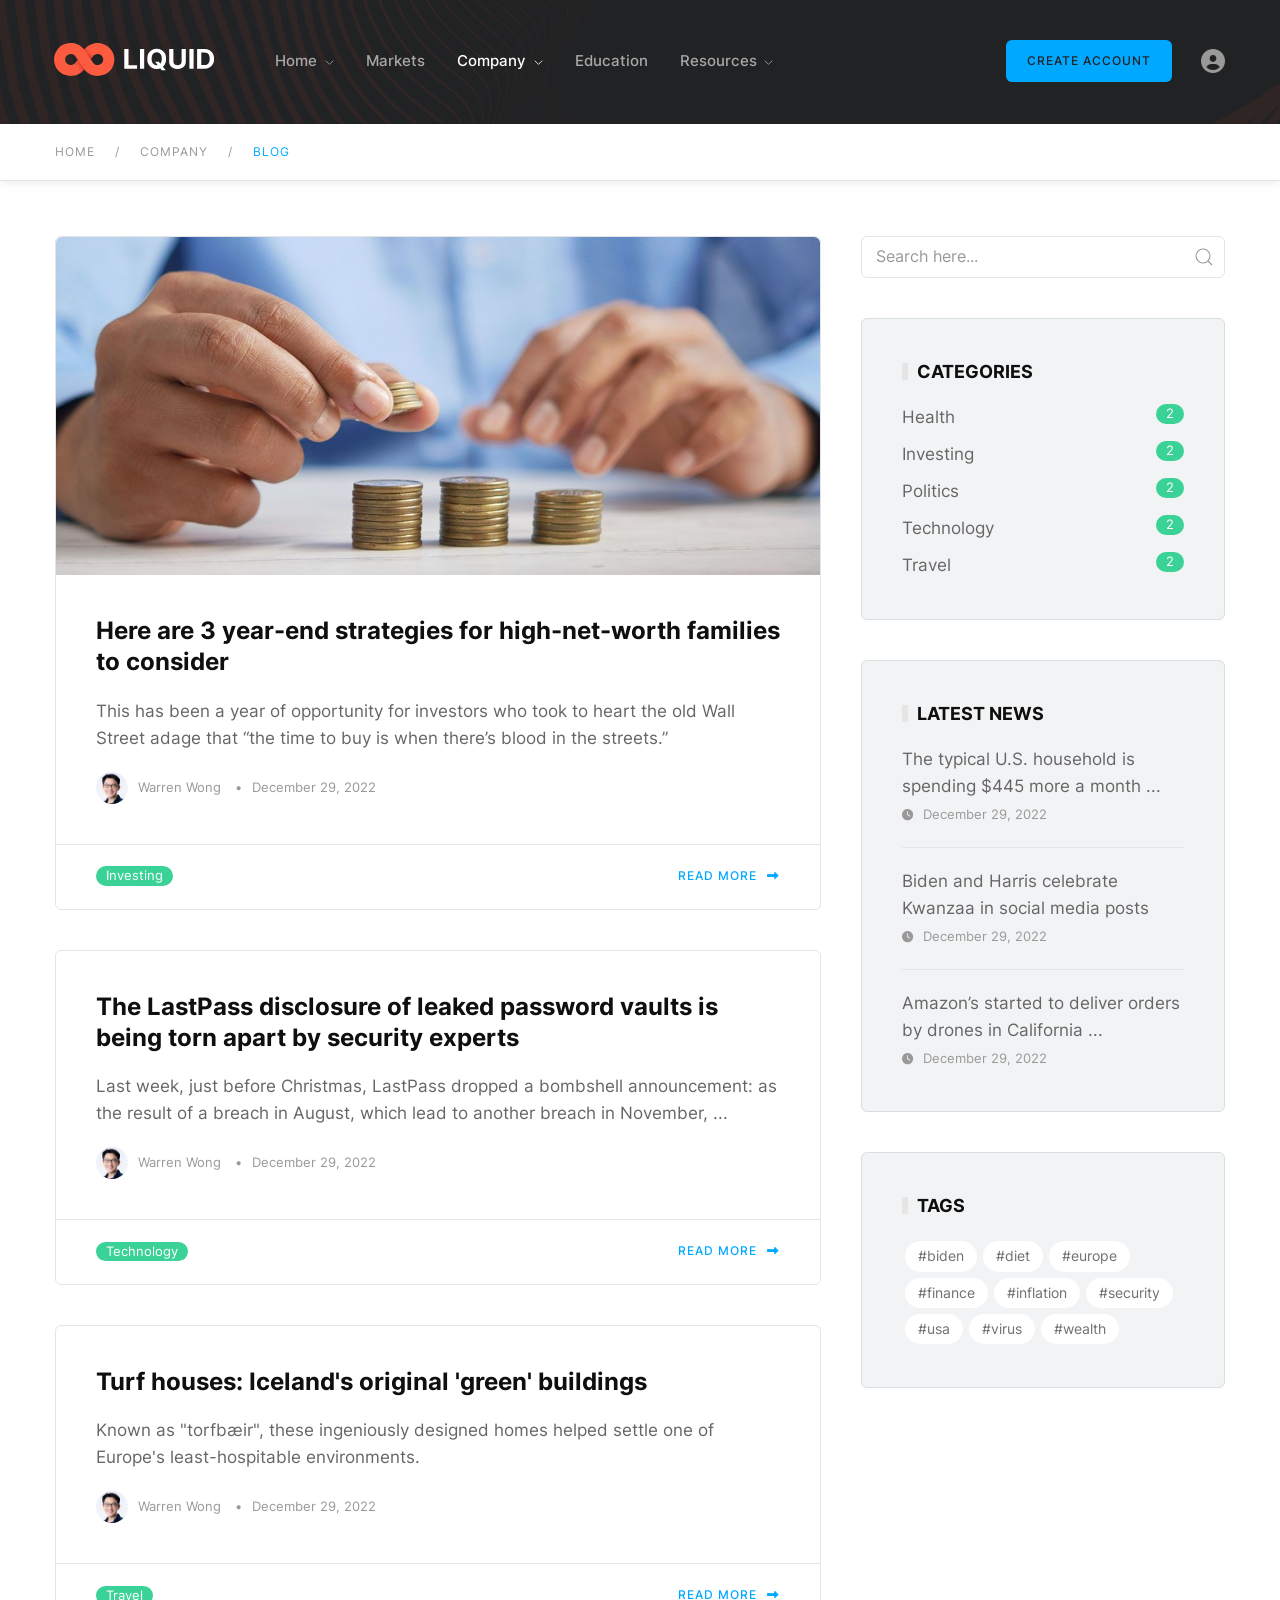
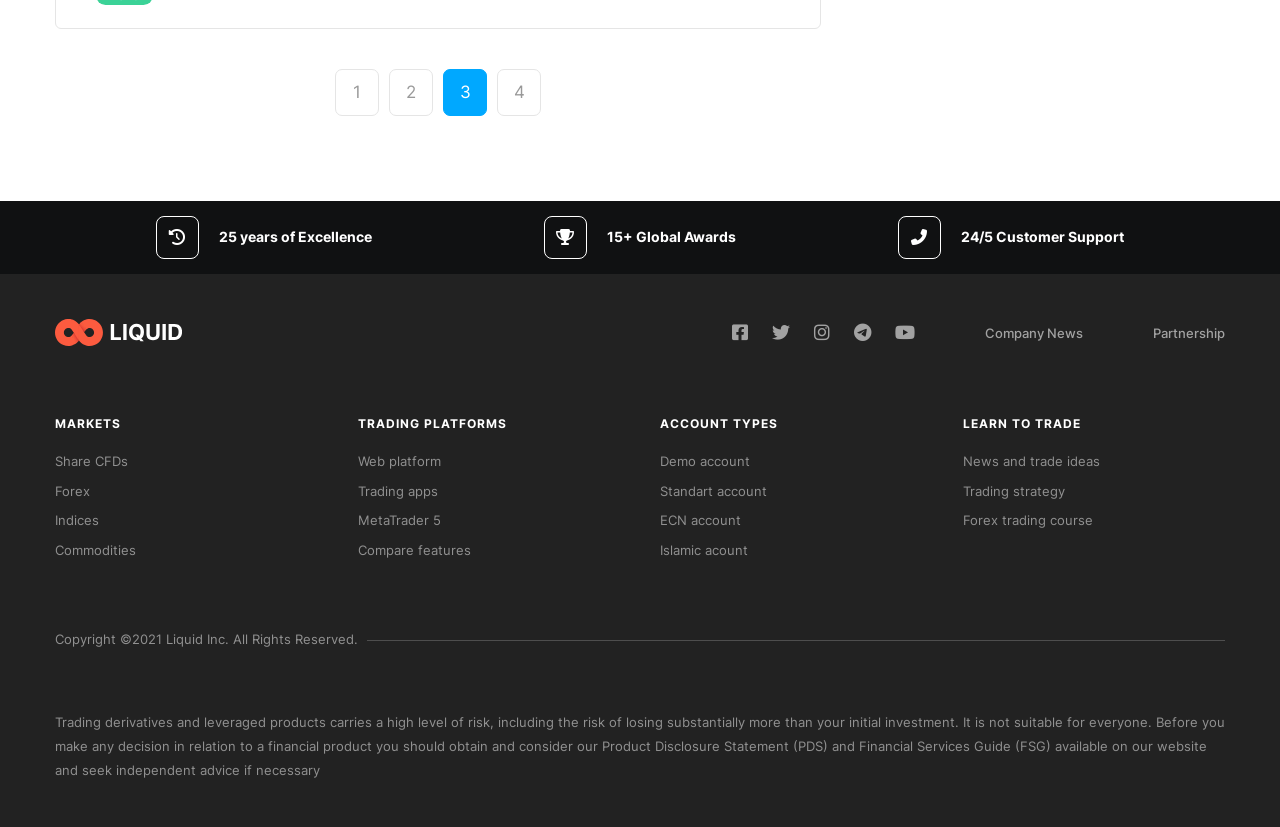
<file: blog-page-3.html>
<!doctype html>
<html lang="en">

<head>
    <!-- meta tags -->
    <meta charset="utf-8">
    <meta name="viewport" content="width=device-width, initial-scale=1">
    <meta name="description" content="Premium HTML5 Template by Indonez">
    <meta name="keywords" content="blockit, uikit3, indonez, handlebars, scss, javascript">
    <meta name="author" content="Indonez">
    <meta name="theme-color" content="#FC5B3F">
    <!-- preload assets -->
    <link rel="preload" href="fonts/fa-brands-400.woff2" as="font" type="font/woff2" crossorigin>
    <link rel="preload" href="fonts/fa-solid-900.woff2" as="font" type="font/woff2" crossorigin>
    <link rel="preload" href="fonts/inter-v12-latin-regular.woff2" as="font" type="font/woff2" crossorigin>
    <link rel="preload" href="fonts/inter-v12-latin-500.woff2" as="font" type="font/woff2" crossorigin>
    <link rel="preload" href="fonts/inter-v12-latin-700.woff2" as="font" type="font/woff2" crossorigin>
    <link rel="preload" href="css/style.css" as="style">
    <link rel="preload" href="js/vendors/uikit.min.js" as="script">
    <link rel="preload" href="js/utilities.min.js" as="script">
    <link rel="preload" href="js/config-theme.js" as="script">
    <!-- stylesheet -->
    <link rel="stylesheet" href="css/style.css">
    <!-- uikit -->
    <script src="js/vendors/uikit.min.js"></script>
    <!-- favicon -->
    <link rel="shortcut icon" href="img/favicon.ico" type="image/x-icon">
    <!-- touch icon -->
    <link rel="apple-touch-icon-precomposed" href="img/apple-touch-icon.png">
    <title>Blog - Liquid HTML5 Template</title>
</head>

<body>
    <!-- page loader begin -->
    <div class="page-loader">
        <div></div>
        <div></div>
        <div></div>
    </div>
    <!-- page loader end -->
    <!-- header begin -->
    <header>
        <div class="uk-section uk-padding-remove-vertical in-header-inner uk-background-cover uk-background-top-center" style="background-image: url(img/in-liquid-slide-bg.png);">
            <nav class="uk-navbar-container" data-uk-sticky="show-on-up: true; animation: uk-animation-slide-top;">
                <div class="uk-container" data-uk-navbar>
                    <div class="uk-navbar-left">
                        <a class="uk-navbar-item uk-logo" href="index.html">
                            <img src="img/user/header-logo-6ohuZh.svg" alt="logo" width="160" height="34">
                        </a>
                        <ul class="uk-navbar-nav uk-visible@m">
                            <li><a href="index.html">Home<span data-uk-navbar-parent-icon></span></a>
                                <div class="uk-navbar-dropdown">
                                    <ul class="uk-nav uk-navbar-dropdown-nav">
                                        <li><a href="homepage2.html">Homepage 2</a></li>
                                        <li><a href="homepage3.html">Homepage 3</a></li>
                                        <li><a href="homepage4.html">Homepage 4</a></li>
                                    </ul>
                                </div>
                            </li>
                            <li><a href="markets.html">Markets</a>
                            </li>
                            <li><a href="#">Company<span data-uk-navbar-parent-icon></span></a>
                                <div class="uk-navbar-dropdown">
                                    <ul class="uk-nav uk-navbar-dropdown-nav">
                                        <li><a href="about.html">About</a></li>
                                        <li><a href="blog.html">Blog</a></li>
                                        <li><a href="careers.html">Careers</a></li>
                                        <li><a href="contact.html">Contact</a></li>
                                    </ul>
                                </div>
                            </li>
                            <li><a href="education.html">Education</a>
                            </li>
                            <li><a href="#">Resources<span data-uk-navbar-parent-icon></span></a>
                                <div class="uk-navbar-dropdown uk-navbar-dropdown-width-2">
                                    <div class="uk-navbar-dropdown-grid uk-child-width-1-2" data-uk-grid>
                                        <div>
                                            <ul class="uk-nav uk-navbar-dropdown-nav">
                                                <li><a href="https://getuikit.com/docs/introduction">Documentation<i class="fas fa-square-arrow-up-right fa-sm"></i></a></li>
                                                <li><a href="help-center.html">Help Center</a></li>
                                                <li><a href="customers.html">Customers</a></li>
                                                <li><a href="roadmap.html">Roadmap</a></li>
                                                <li><a href="legal-docs.html">Legal Docs<i class="fas fa-gavel fa-sm"></i></a></li>
                                            </ul>
                                        </div>
                                        <div>
                                            <ul class="uk-nav uk-navbar-dropdown-nav">
                                                <li><a class="uk-disabled" href="#">Adipiscing elit sed do eiusmod incididunt ut labore dolore magna lorem ipsum sit dolor amet consectetur</a></li>
                                            </ul>
                                        </div>
                                    </div>
                                </div>
                            </li>
                        </ul>
                    </div>
                    <div class="uk-navbar-right">
                        <div class="uk-navbar-item uk-visible@m in-optional-nav">
                            <a href="#" class="uk-button uk-button-primary uk-border-rounded">Create account</a>
                            <a href="signin.html" class="uk-button uk-button-link">Sign in<i class="fas fa-user-circle"></i></a>
                        </div>
                    </div>
                </div>
            </nav>
        </div>  
    </header>
    <!-- header end -->
    <!-- breadcrumb content begin -->
    <div class="uk-section uk-padding-remove-vertical in-liquid-breadcrumb">
        <div class="uk-container">
            <div class="uk-grid">
                <div class="uk-width-1-1">
                    <ul class="uk-breadcrumb">
                        <li><a href="#">Home</a></li>
                    </ul>
                </div>
            </div>
        </div>
    </div>
    <!-- breadcrumb content end -->
    <main data-title="blog">
        <!-- blog content begin -->
        <div class="uk-section uk-margin-small-top">
            <div class="uk-container">
                <div class="uk-grid" data-uk-grid>
                    <div class="uk-width-2-3@m">
                        <div class="in-blog-1" data-uk-grid>
                            <div class="in-stretch">
                                <article class="uk-card uk-card-default uk-border-rounded">
                                    <div class="uk-card-media-top">
                                        <img src="img/user/image-featured-cHWUtS.jpg" alt="Here are 3 year-end strategies for high-net-worth families to consider">
                                    </div>
                                    <div class="uk-card-body">
                                        <h3>
                                            <a href="blog/here-are-3-year-end-strategies-for-high-net-worth-families.html" class="link-primary text-decoration-none">Here are 3 year-end strategies for high-net-worth families to consider</a>
                                        </h3>
                                        <p>This has been a year of opportunity for investors who took to heart the old Wall Street adage that “the time to buy is when there’s blood in the streets.”</p>
                                        <div class="uk-flex">
                                            <div class="uk-margin-small-right">
                                                <img class="uk-border-pill uk-background-muted" src="img/user/author-85z9UC.jpg" alt="image-team" width="32" height="32">
                                            </div>
                                            <div class="uk-flex uk-flex-middle">
                                                <p class="uk-text-small uk-text-muted uk-margin-remove">
                                                    Warren Wong
                                                    <span class="uk-margin-small-left uk-margin-small-right">•</span>
                                                </p>
                                            </div>
                                            <div class="uk-flex uk-flex-middle">
                                                <p class="uk-text-small uk-text-muted uk-margin-remove">
                                                    December 29, 2022
                                                </p>
                                            </div>
                                        </div>
                                    </div>
                                    <div class="uk-card-footer uk-clearfix">
                                        <div class="uk-float-left">
                                            <span class="uk-label uk-label-success uk-text-small uk-border-pill">Investing</span>
                                        </div>
                                        <div class="uk-float-right">
                                            <a href="blog/here-are-3-year-end-strategies-for-high-net-worth-families.html" class="uk-button uk-button-text uk-text-primary">Read more<i class="fas fa-long-arrow-alt-right uk-margin-small-left"></i></a>
                                        </div>
                                    </div>
                                </article>
                            </div>
                            <div class="in-stretch">
                                <article class="uk-card uk-card-default uk-border-rounded">
                                    <div class="uk-card-body">
                                        <h3>
                                            <a href="blog/the-lastpass-disclosure-of-leaked-password-vaults-is.html" class="link-primary text-decoration-none">The LastPass disclosure of leaked password vaults is being torn apart by security experts</a>
                                        </h3>
                                        <p>Last week, just before Christmas, LastPass dropped a bombshell announcement: as the result of a breach in August, which lead to another breach in November, hackers had gotten their hands on users’ password vaults. While the company insists that your login information is still secure, some cybersecurity experts are heavily criticizing its post, saying that it could make people feel more secure than they actually are and pointing out that this is just the latest in a series of incidents that make it hard to trust the password manager.</p>
                                        <div class="uk-flex">
                                            <div class="uk-margin-small-right">
                                                <img class="uk-border-pill uk-background-muted" src="img/user/author-85z9UC.jpg" alt="image-team" width="32" height="32">
                                            </div>
                                            <div class="uk-flex uk-flex-middle">
                                                <p class="uk-text-small uk-text-muted uk-margin-remove">
                                                    Warren Wong
                                                    <span class="uk-margin-small-left uk-margin-small-right">•</span>
                                                </p>
                                            </div>
                                            <div class="uk-flex uk-flex-middle">
                                                <p class="uk-text-small uk-text-muted uk-margin-remove">
                                                    December 29, 2022
                                                </p>
                                            </div>
                                        </div>
                                    </div>
                                    <div class="uk-card-footer uk-clearfix">
                                        <div class="uk-float-left">
                                            <span class="uk-label uk-label-success uk-text-small uk-border-pill">Technology</span>
                                        </div>
                                        <div class="uk-float-right">
                                            <a href="blog/the-lastpass-disclosure-of-leaked-password-vaults-is.html" class="uk-button uk-button-text uk-text-primary">Read more<i class="fas fa-long-arrow-alt-right uk-margin-small-left"></i></a>
                                        </div>
                                    </div>
                                </article>
                            </div>
                            <div class="in-stretch">
                                <article class="uk-card uk-card-default uk-border-rounded">
                                    <div class="uk-card-body">
                                        <h3>
                                            <a href="blog/turf-houses-icelands-original-green-buildings.html" class="link-primary text-decoration-none">Turf houses: Iceland&#x27;s original &#x27;green&#x27; buildings</a>
                                        </h3>
                                        <p>Known as "torfbæir", these ingeniously designed homes helped settle one of Europe's least-hospitable environments.</p>
                                        <div class="uk-flex">
                                            <div class="uk-margin-small-right">
                                                <img class="uk-border-pill uk-background-muted" src="img/user/author-85z9UC.jpg" alt="image-team" width="32" height="32">
                                            </div>
                                            <div class="uk-flex uk-flex-middle">
                                                <p class="uk-text-small uk-text-muted uk-margin-remove">
                                                    Warren Wong
                                                    <span class="uk-margin-small-left uk-margin-small-right">•</span>
                                                </p>
                                            </div>
                                            <div class="uk-flex uk-flex-middle">
                                                <p class="uk-text-small uk-text-muted uk-margin-remove">
                                                    December 29, 2022
                                                </p>
                                            </div>
                                        </div>
                                    </div>
                                    <div class="uk-card-footer uk-clearfix">
                                        <div class="uk-float-left">
                                            <span class="uk-label uk-label-success uk-text-small uk-border-pill">Travel</span>
                                        </div>
                                        <div class="uk-float-right">
                                            <a href="blog/turf-houses-icelands-original-green-buildings.html" class="uk-button uk-button-text uk-text-primary">Read more<i class="fas fa-long-arrow-alt-right uk-margin-small-left"></i></a>
                                        </div>
                                    </div>
                                </article>
                            </div>
                        </div>
                        <!-- pagination begin -->
                        <ul class="uk-pagination uk-flex-center uk-margin-medium-top"></ul>
                        <!-- pagination end -->
                    </div>
                    <div class="uk-width-expand@m">
                        <!-- widget search begin -->
                        <aside class="uk-margin-medium-bottom">
                            <form name="blog-search" class="uk-search uk-search-default uk-width-1-1">
                                <a href="" class="uk-search-icon-flip" data-uk-search-icon></a>
                                <input class="uk-input uk-border-rounded" type="search" placeholder="Search here...">
                            </form>
                        </aside>
                        <!-- widget search end -->
                        <!-- widget categories begin -->
                        <aside class="uk-margin-medium-bottom">
                            <div class="uk-card uk-card-default uk-card-body uk-border-rounded">        
                                <h5 class="uk-heading-bullet uk-text-uppercase uk-margin-remove-bottom">Categories</h5>
                                <ul class="uk-list widget-categories"></ul>
                            </div>
                        </aside>
                        <!-- widget categories end -->
                        <!-- widget lates begin -->
                        <aside class="uk-margin-medium-bottom">
                            <div class="uk-card uk-card-default uk-card-body uk-border-rounded">
                                <h5 class="uk-heading-bullet uk-text-uppercase uk-margin-remove-bottom">Latest News</h5>
                                <ul class="uk-list uk-list-divider uk-list-large widget-latest"></ul>        
                            </div>
                        </aside>
                        <!-- widget lates end -->
                        <!-- widget tags begin -->
                        <aside class="uk-margin-medium-bottom">
                            <div class="uk-card uk-card-default uk-card-body uk-border-rounded">
                                <h5 class="uk-heading-bullet uk-text-uppercase uk-margin-remove-bottom">Tags</h5>
                                <div class="uk-margin-top widget-tag"></div>
                            </div>
                        </aside>
                        <!-- widget tags end -->
                    </div>
                </div>
            </div>
        </div>
        <!-- blog content end -->
    </main>
    <!-- footer begin -->
    <footer>
        <div class="uk-section uk-section-secondary in-footer-feature uk-margin-medium-top">
            <div class="uk-container">
                <div class="uk-grid uk-flex uk-flex-center">
                    <div class="uk-width-5-6@m">
                        <div class="uk-grid uk-grid-collapse uk-child-width-1-3@s" data-uk-grid="">
                            <div class="uk-flex uk-flex-middle">
                                <div class="in-icon-wrap uk-margin-right">
                                    <i class="fas fa-history"></i>
                                </div>
                                <div>
                                    <h6 class="uk-margin-remove">25 years of Excellence</h6>
                                </div>
                            </div>
                            <div class="uk-flex uk-flex-middle uk-flex-center@m">
                                <div class="in-icon-wrap uk-margin-right">
                                    <i class="fas fa-trophy"></i>
                                </div>
                                <div>
                                    <h6 class="uk-margin-remove">15+ Global Awards</h6>
                                </div>
                            </div>
                            <div class="uk-flex uk-flex-middle uk-flex-right@m">
                                <div class="in-icon-wrap uk-margin-right">
                                    <i class="fas fa-phone-alt"></i>
                                </div>
                                <div>
                                    <h6 class="uk-margin-remove">24/5 Customer Support</h6>
                                </div>
                            </div>
                        </div>
                    </div>
                </div>
            </div>
        </div>
        <div class="uk-section uk-background-secondary uk-light">
            <div class="uk-container uk-text-small">
                <div class="uk-child-width-1-2@m" data-uk-grid="">
                    <div class="in-footer-logo">
                        <img src="img/in-lazy.gif" data-src="img/in-logo.svg" alt="logo" width="127" height="27" data-uk-img="">
                    </div>
                    <div class="uk-flex uk-flex-right@m">
                        <!-- social media begin -->
                        <div class="uk-flex social-media-list">
                        <div><a href="https://www.facebook.com/indonez" class="color-facebook text-decoration-none"><i class="fab fa-facebook-square"></i> Facebook</a></div>
                        <div><a href="https://twitter.com/indonez_tw" class="color-twitter text-decoration-none"><i class="fab fa-twitter"></i> Twitter</a></div>
                        <div><a href="https://www.instagram.com/indonez_ig" class="color-instagram text-decoration-none"><i class="fab fa-instagram"></i> Instagram</a></div>
                        <div><a href="#some-link" class="color-telegram text-decoration-none"><i class="fab fa-telegram"></i> Telegram</a></div>
                        <div><a href="#some-link" class="color-youtube text-decoration-none"><i class="fab fa-youtube"></i> Youtube</a></div>
                        </div>
                        <!-- social media end -->
                        <a class="uk-button uk-button-text uk-margin-large-left uk-visible@m" href="#">Company News</a>
                        <a class="uk-button uk-button-text uk-margin-large-left uk-visible@m" href="#">Partnership</a>
                    </div>
                </div>
                <div class="uk-child-width-1-2@s uk-child-width-1-4@m uk-margin-large-top" data-uk-grid="">
                    <div>
                        <h5>Markets</h5>
                        <ul class="uk-list uk-link-text">
                            <li><a href="#">Share CFDs</a></li>
                            <li><a href="#">Forex</a></li>
                            <li><a href="#">Indices</a></li>
                            <li><a href="#">Commodities</a></li>
                        </ul>
                    </div>
                    <div>
                        <h5>Trading Platforms</h5>
                        <ul class="uk-list uk-link-text">
                            <li><a href="#">Web platform</a></li>
                            <li><a href="#">Trading apps</a></li>
                            <li><a href="#">MetaTrader 5</a></li>
                            <li><a href="#">Compare features</a></li>
                        </ul>
                    </div>
                    <div>
                        <h5>Account Types</h5>
                        <ul class="uk-list uk-link-text">
                            <li><a href="#">Demo account</a></li>
                            <li><a href="#">Standart account</a></li>
                            <li><a href="#">ECN account</a></li>
                            <li><a href="#">Islamic acount</a></li>
                        </ul>
                    </div>
                    <div>
                        <h5>Learn to Trade</h5>
                        <ul class="uk-list uk-link-text">
                            <li><a href="#">News and trade ideas</a></li>
                            <li><a href="#">Trading strategy</a></li>
                            <li><a href="#">Forex trading course</a></li>
                        </ul>
                    </div>
                </div>
                <div class="uk-grid uk-margin-large-top">
                    <div class="uk-width-1-1">
                        <p class="copyright-text uk-heading-line"><span>Copyright ©2021 Liquid Inc. All Rights Reserved.</span></p>
                        <p class="in-trading-risk">Trading derivatives and leveraged products carries a high level of risk, including the risk of losing substantially more than your initial investment. It
                            is not suitable for everyone. Before you make any decision in relation to a financial product you should obtain and consider our Product Disclosure Statement (PDS) and
                            Financial Services Guide (FSG) available on our website and seek independent advice if necessary</p>
                    </div>
                </div>
            </div>
        </div>
    </footer>
    <!-- footer end -->
    <!-- to top begin -->
    <a href="#" class="to-top uk-visible@m" data-uk-scroll>
        Top<i class="fas fa-chevron-up" ></i>
    </a>
    <!-- to top end -->
    <!-- javascript -->
    <script src="js/utilities.min.js"></script>
    <script src="js/config-theme.js"></script>
</body>

</html>
</file>
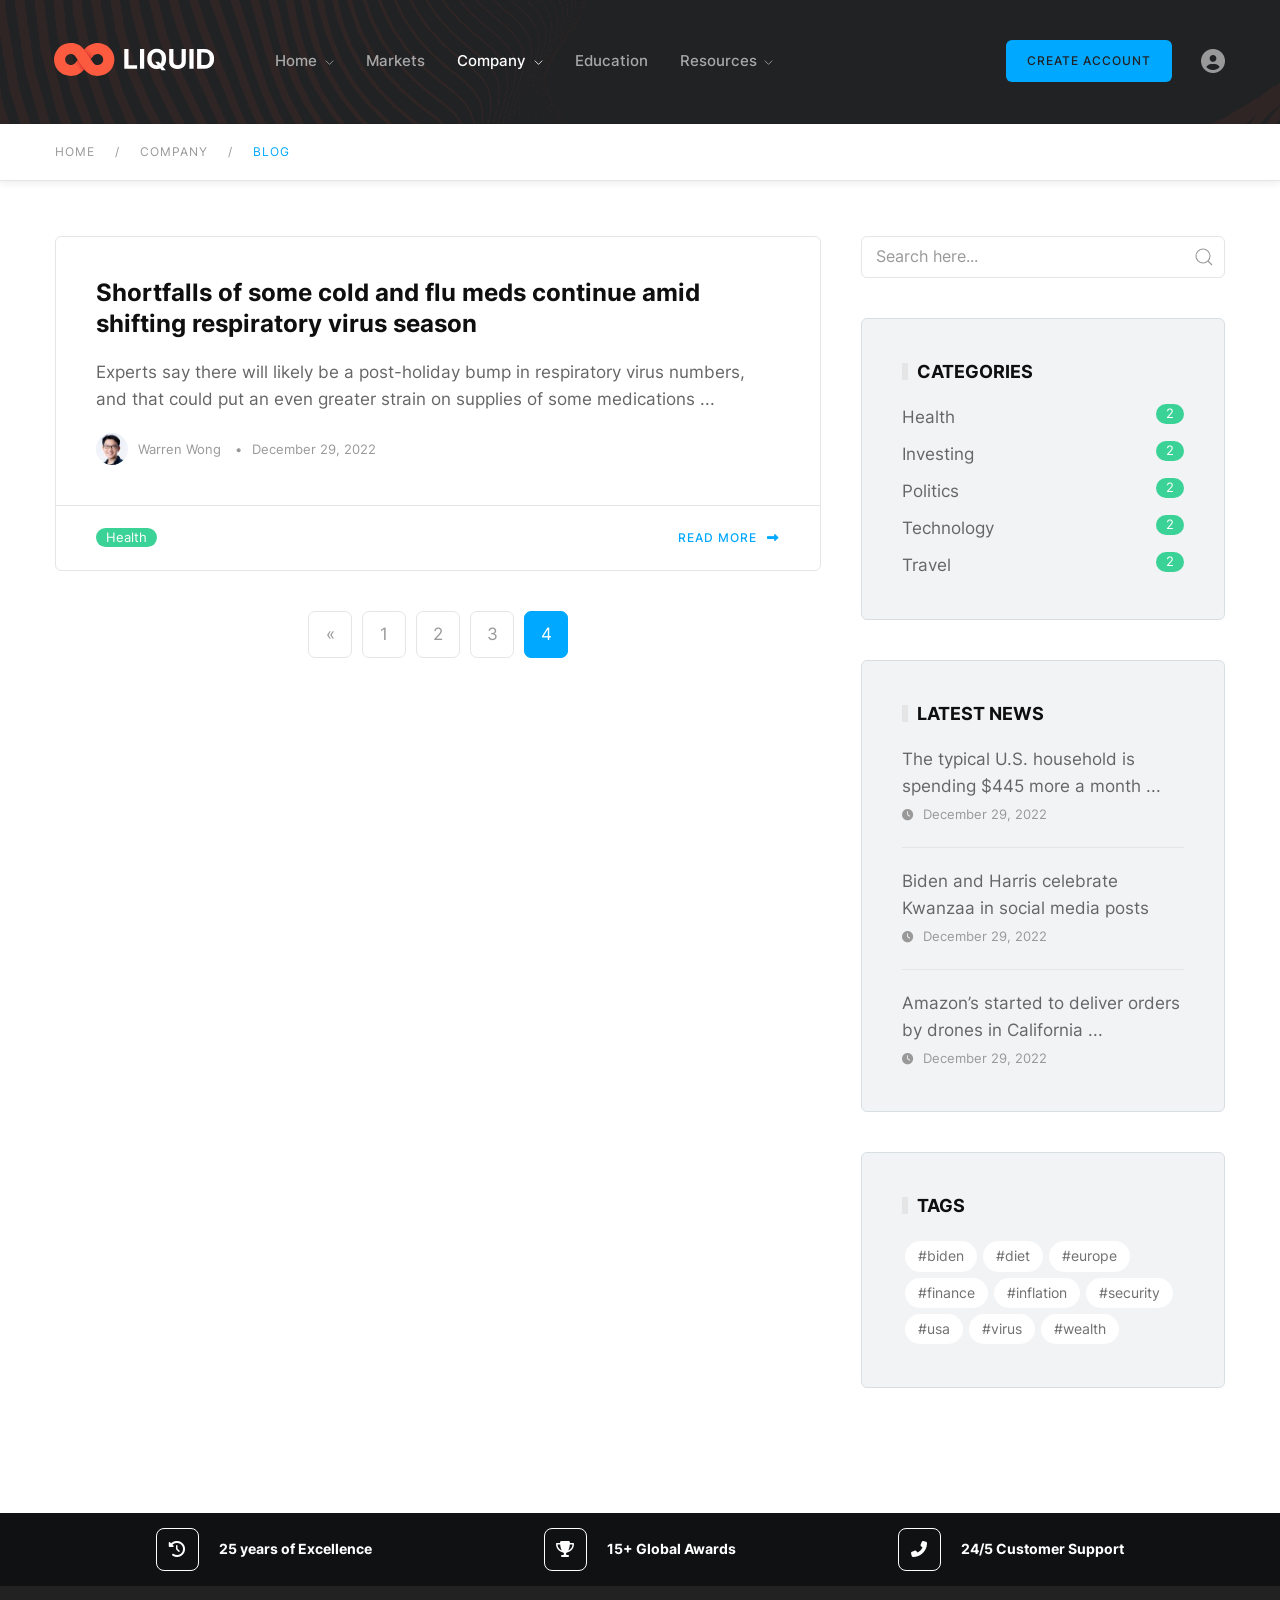
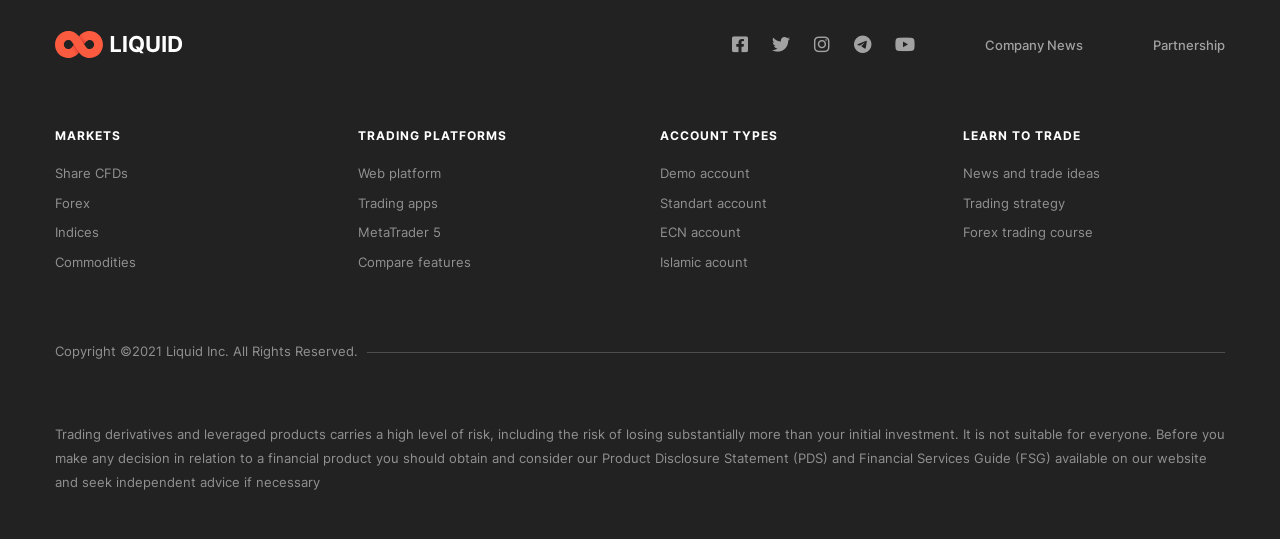
<file: blog-page-4.html>
<!doctype html>
<html lang="en">

<head>
    <!-- meta tags -->
    <meta charset="utf-8">
    <meta name="viewport" content="width=device-width, initial-scale=1">
    <meta name="description" content="Premium HTML5 Template by Indonez">
    <meta name="keywords" content="blockit, uikit3, indonez, handlebars, scss, javascript">
    <meta name="author" content="Indonez">
    <meta name="theme-color" content="#FC5B3F">
    <!-- preload assets -->
    <link rel="preload" href="fonts/fa-brands-400.woff2" as="font" type="font/woff2" crossorigin>
    <link rel="preload" href="fonts/fa-solid-900.woff2" as="font" type="font/woff2" crossorigin>
    <link rel="preload" href="fonts/inter-v12-latin-regular.woff2" as="font" type="font/woff2" crossorigin>
    <link rel="preload" href="fonts/inter-v12-latin-500.woff2" as="font" type="font/woff2" crossorigin>
    <link rel="preload" href="fonts/inter-v12-latin-700.woff2" as="font" type="font/woff2" crossorigin>
    <link rel="preload" href="css/style.css" as="style">
    <link rel="preload" href="js/vendors/uikit.min.js" as="script">
    <link rel="preload" href="js/utilities.min.js" as="script">
    <link rel="preload" href="js/config-theme.js" as="script">
    <!-- stylesheet -->
    <link rel="stylesheet" href="css/style.css">
    <!-- uikit -->
    <script src="js/vendors/uikit.min.js"></script>
    <!-- favicon -->
    <link rel="shortcut icon" href="img/favicon.ico" type="image/x-icon">
    <!-- touch icon -->
    <link rel="apple-touch-icon-precomposed" href="img/apple-touch-icon.png">
    <title>Blog - Liquid HTML5 Template</title>
</head>

<body>
    <!-- page loader begin -->
    <div class="page-loader">
        <div></div>
        <div></div>
        <div></div>
    </div>
    <!-- page loader end -->
    <!-- header begin -->
    <header>
        <div class="uk-section uk-padding-remove-vertical in-header-inner uk-background-cover uk-background-top-center" style="background-image: url(img/in-liquid-slide-bg.png);">
            <nav class="uk-navbar-container" data-uk-sticky="show-on-up: true; animation: uk-animation-slide-top;">
                <div class="uk-container" data-uk-navbar>
                    <div class="uk-navbar-left">
                        <a class="uk-navbar-item uk-logo" href="index.html">
                            <img src="img/user/header-logo-6ohuZh.svg" alt="logo" width="160" height="34">
                        </a>
                        <ul class="uk-navbar-nav uk-visible@m">
                            <li><a href="index.html">Home<span data-uk-navbar-parent-icon></span></a>
                                <div class="uk-navbar-dropdown">
                                    <ul class="uk-nav uk-navbar-dropdown-nav">
                                        <li><a href="homepage2.html">Homepage 2</a></li>
                                        <li><a href="homepage3.html">Homepage 3</a></li>
                                        <li><a href="homepage4.html">Homepage 4</a></li>
                                    </ul>
                                </div>
                            </li>
                            <li><a href="markets.html">Markets</a>
                            </li>
                            <li><a href="#">Company<span data-uk-navbar-parent-icon></span></a>
                                <div class="uk-navbar-dropdown">
                                    <ul class="uk-nav uk-navbar-dropdown-nav">
                                        <li><a href="about.html">About</a></li>
                                        <li><a href="blog.html">Blog</a></li>
                                        <li><a href="careers.html">Careers</a></li>
                                        <li><a href="contact.html">Contact</a></li>
                                    </ul>
                                </div>
                            </li>
                            <li><a href="education.html">Education</a>
                            </li>
                            <li><a href="#">Resources<span data-uk-navbar-parent-icon></span></a>
                                <div class="uk-navbar-dropdown uk-navbar-dropdown-width-2">
                                    <div class="uk-navbar-dropdown-grid uk-child-width-1-2" data-uk-grid>
                                        <div>
                                            <ul class="uk-nav uk-navbar-dropdown-nav">
                                                <li><a href="https://getuikit.com/docs/introduction">Documentation<i class="fas fa-square-arrow-up-right fa-sm"></i></a></li>
                                                <li><a href="help-center.html">Help Center</a></li>
                                                <li><a href="customers.html">Customers</a></li>
                                                <li><a href="roadmap.html">Roadmap</a></li>
                                                <li><a href="legal-docs.html">Legal Docs<i class="fas fa-gavel fa-sm"></i></a></li>
                                            </ul>
                                        </div>
                                        <div>
                                            <ul class="uk-nav uk-navbar-dropdown-nav">
                                                <li><a class="uk-disabled" href="#">Adipiscing elit sed do eiusmod incididunt ut labore dolore magna lorem ipsum sit dolor amet consectetur</a></li>
                                            </ul>
                                        </div>
                                    </div>
                                </div>
                            </li>
                        </ul>
                    </div>
                    <div class="uk-navbar-right">
                        <div class="uk-navbar-item uk-visible@m in-optional-nav">
                            <a href="#" class="uk-button uk-button-primary uk-border-rounded">Create account</a>
                            <a href="signin.html" class="uk-button uk-button-link">Sign in<i class="fas fa-user-circle"></i></a>
                        </div>
                    </div>
                </div>
            </nav>
        </div>  
    </header>
    <!-- header end -->
    <!-- breadcrumb content begin -->
    <div class="uk-section uk-padding-remove-vertical in-liquid-breadcrumb">
        <div class="uk-container">
            <div class="uk-grid">
                <div class="uk-width-1-1">
                    <ul class="uk-breadcrumb">
                        <li><a href="#">Home</a></li>
                    </ul>
                </div>
            </div>
        </div>
    </div>
    <!-- breadcrumb content end -->
    <main data-title="blog">
        <!-- blog content begin -->
        <div class="uk-section uk-margin-small-top">
            <div class="uk-container">
                <div class="uk-grid" data-uk-grid>
                    <div class="uk-width-2-3@m">
                        <div class="in-blog-1" data-uk-grid>
                            <div class="in-stretch">
                                <article class="uk-card uk-card-default uk-border-rounded">
                                    <div class="uk-card-body">
                                        <h3>
                                            <a href="blog/shortfalls-of-some-cold-and-flu-meds-continue-amid.html" class="link-primary text-decoration-none">Shortfalls of some cold and flu meds continue amid shifting respiratory virus season</a>
                                        </h3>
                                        <p>Experts say there will likely be a post-holiday bump in respiratory virus numbers, and that could put an even greater strain on supplies of some medications that have been hard to find amid a severe illness season.</p>
                                        <div class="uk-flex">
                                            <div class="uk-margin-small-right">
                                                <img class="uk-border-pill uk-background-muted" src="img/user/author-85z9UC.jpg" alt="image-team" width="32" height="32">
                                            </div>
                                            <div class="uk-flex uk-flex-middle">
                                                <p class="uk-text-small uk-text-muted uk-margin-remove">
                                                    Warren Wong
                                                    <span class="uk-margin-small-left uk-margin-small-right">•</span>
                                                </p>
                                            </div>
                                            <div class="uk-flex uk-flex-middle">
                                                <p class="uk-text-small uk-text-muted uk-margin-remove">
                                                    December 29, 2022
                                                </p>
                                            </div>
                                        </div>
                                    </div>
                                    <div class="uk-card-footer uk-clearfix">
                                        <div class="uk-float-left">
                                            <span class="uk-label uk-label-success uk-text-small uk-border-pill">Health</span>
                                        </div>
                                        <div class="uk-float-right">
                                            <a href="blog/shortfalls-of-some-cold-and-flu-meds-continue-amid.html" class="uk-button uk-button-text uk-text-primary">Read more<i class="fas fa-long-arrow-alt-right uk-margin-small-left"></i></a>
                                        </div>
                                    </div>
                                </article>
                            </div>
                        </div>
                        <!-- pagination begin -->
                        <ul class="uk-pagination uk-flex-center uk-margin-medium-top"></ul>
                        <!-- pagination end -->
                    </div>
                    <div class="uk-width-expand@m">
                        <!-- widget search begin -->
                        <aside class="uk-margin-medium-bottom">
                            <form name="blog-search" class="uk-search uk-search-default uk-width-1-1">
                                <a href="" class="uk-search-icon-flip" data-uk-search-icon></a>
                                <input class="uk-input uk-border-rounded" type="search" placeholder="Search here...">
                            </form>
                        </aside>
                        <!-- widget search end -->
                        <!-- widget categories begin -->
                        <aside class="uk-margin-medium-bottom">
                            <div class="uk-card uk-card-default uk-card-body uk-border-rounded">        
                                <h5 class="uk-heading-bullet uk-text-uppercase uk-margin-remove-bottom">Categories</h5>
                                <ul class="uk-list widget-categories"></ul>
                            </div>
                        </aside>
                        <!-- widget categories end -->
                        <!-- widget lates begin -->
                        <aside class="uk-margin-medium-bottom">
                            <div class="uk-card uk-card-default uk-card-body uk-border-rounded">
                                <h5 class="uk-heading-bullet uk-text-uppercase uk-margin-remove-bottom">Latest News</h5>
                                <ul class="uk-list uk-list-divider uk-list-large widget-latest"></ul>        
                            </div>
                        </aside>
                        <!-- widget lates end -->
                        <!-- widget tags begin -->
                        <aside class="uk-margin-medium-bottom">
                            <div class="uk-card uk-card-default uk-card-body uk-border-rounded">
                                <h5 class="uk-heading-bullet uk-text-uppercase uk-margin-remove-bottom">Tags</h5>
                                <div class="uk-margin-top widget-tag"></div>
                            </div>
                        </aside>
                        <!-- widget tags end -->
                    </div>
                </div>
            </div>
        </div>
        <!-- blog content end -->
    </main>
    <!-- footer begin -->
    <footer>
        <div class="uk-section uk-section-secondary in-footer-feature uk-margin-medium-top">
            <div class="uk-container">
                <div class="uk-grid uk-flex uk-flex-center">
                    <div class="uk-width-5-6@m">
                        <div class="uk-grid uk-grid-collapse uk-child-width-1-3@s" data-uk-grid="">
                            <div class="uk-flex uk-flex-middle">
                                <div class="in-icon-wrap uk-margin-right">
                                    <i class="fas fa-history"></i>
                                </div>
                                <div>
                                    <h6 class="uk-margin-remove">25 years of Excellence</h6>
                                </div>
                            </div>
                            <div class="uk-flex uk-flex-middle uk-flex-center@m">
                                <div class="in-icon-wrap uk-margin-right">
                                    <i class="fas fa-trophy"></i>
                                </div>
                                <div>
                                    <h6 class="uk-margin-remove">15+ Global Awards</h6>
                                </div>
                            </div>
                            <div class="uk-flex uk-flex-middle uk-flex-right@m">
                                <div class="in-icon-wrap uk-margin-right">
                                    <i class="fas fa-phone-alt"></i>
                                </div>
                                <div>
                                    <h6 class="uk-margin-remove">24/5 Customer Support</h6>
                                </div>
                            </div>
                        </div>
                    </div>
                </div>
            </div>
        </div>
        <div class="uk-section uk-background-secondary uk-light">
            <div class="uk-container uk-text-small">
                <div class="uk-child-width-1-2@m" data-uk-grid="">
                    <div class="in-footer-logo">
                        <img src="img/in-lazy.gif" data-src="img/in-logo.svg" alt="logo" width="127" height="27" data-uk-img="">
                    </div>
                    <div class="uk-flex uk-flex-right@m">
                        <!-- social media begin -->
                        <div class="uk-flex social-media-list">
                        <div><a href="https://www.facebook.com/indonez" class="color-facebook text-decoration-none"><i class="fab fa-facebook-square"></i> Facebook</a></div>
                        <div><a href="https://twitter.com/indonez_tw" class="color-twitter text-decoration-none"><i class="fab fa-twitter"></i> Twitter</a></div>
                        <div><a href="https://www.instagram.com/indonez_ig" class="color-instagram text-decoration-none"><i class="fab fa-instagram"></i> Instagram</a></div>
                        <div><a href="#some-link" class="color-telegram text-decoration-none"><i class="fab fa-telegram"></i> Telegram</a></div>
                        <div><a href="#some-link" class="color-youtube text-decoration-none"><i class="fab fa-youtube"></i> Youtube</a></div>
                        </div>
                        <!-- social media end -->
                        <a class="uk-button uk-button-text uk-margin-large-left uk-visible@m" href="#">Company News</a>
                        <a class="uk-button uk-button-text uk-margin-large-left uk-visible@m" href="#">Partnership</a>
                    </div>
                </div>
                <div class="uk-child-width-1-2@s uk-child-width-1-4@m uk-margin-large-top" data-uk-grid="">
                    <div>
                        <h5>Markets</h5>
                        <ul class="uk-list uk-link-text">
                            <li><a href="#">Share CFDs</a></li>
                            <li><a href="#">Forex</a></li>
                            <li><a href="#">Indices</a></li>
                            <li><a href="#">Commodities</a></li>
                        </ul>
                    </div>
                    <div>
                        <h5>Trading Platforms</h5>
                        <ul class="uk-list uk-link-text">
                            <li><a href="#">Web platform</a></li>
                            <li><a href="#">Trading apps</a></li>
                            <li><a href="#">MetaTrader 5</a></li>
                            <li><a href="#">Compare features</a></li>
                        </ul>
                    </div>
                    <div>
                        <h5>Account Types</h5>
                        <ul class="uk-list uk-link-text">
                            <li><a href="#">Demo account</a></li>
                            <li><a href="#">Standart account</a></li>
                            <li><a href="#">ECN account</a></li>
                            <li><a href="#">Islamic acount</a></li>
                        </ul>
                    </div>
                    <div>
                        <h5>Learn to Trade</h5>
                        <ul class="uk-list uk-link-text">
                            <li><a href="#">News and trade ideas</a></li>
                            <li><a href="#">Trading strategy</a></li>
                            <li><a href="#">Forex trading course</a></li>
                        </ul>
                    </div>
                </div>
                <div class="uk-grid uk-margin-large-top">
                    <div class="uk-width-1-1">
                        <p class="copyright-text uk-heading-line"><span>Copyright ©2021 Liquid Inc. All Rights Reserved.</span></p>
                        <p class="in-trading-risk">Trading derivatives and leveraged products carries a high level of risk, including the risk of losing substantially more than your initial investment. It
                            is not suitable for everyone. Before you make any decision in relation to a financial product you should obtain and consider our Product Disclosure Statement (PDS) and
                            Financial Services Guide (FSG) available on our website and seek independent advice if necessary</p>
                    </div>
                </div>
            </div>
        </div>
    </footer>
    <!-- footer end -->
    <!-- to top begin -->
    <a href="#" class="to-top uk-visible@m" data-uk-scroll>
        Top<i class="fas fa-chevron-up" ></i>
    </a>
    <!-- to top end -->
    <!-- javascript -->
    <script src="js/utilities.min.js"></script>
    <script src="js/config-theme.js"></script>
</body>

</html>
</file>
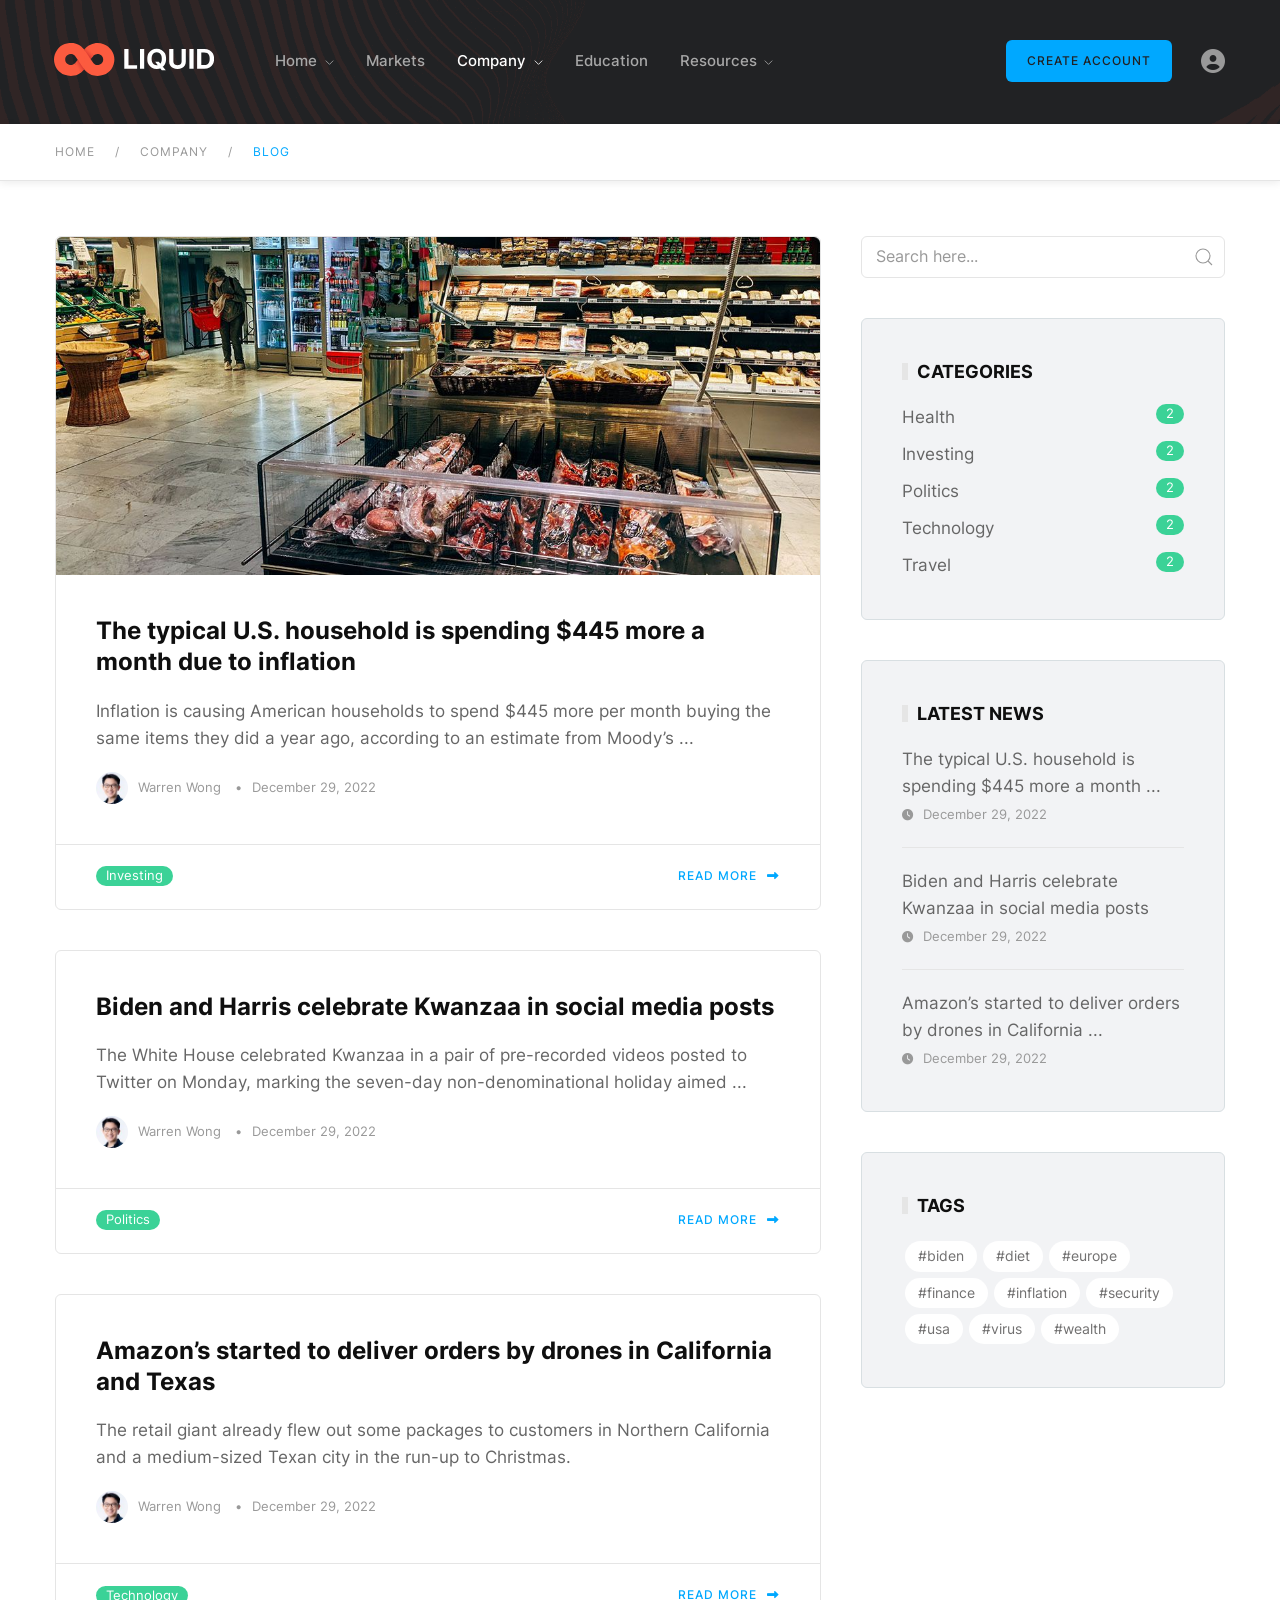
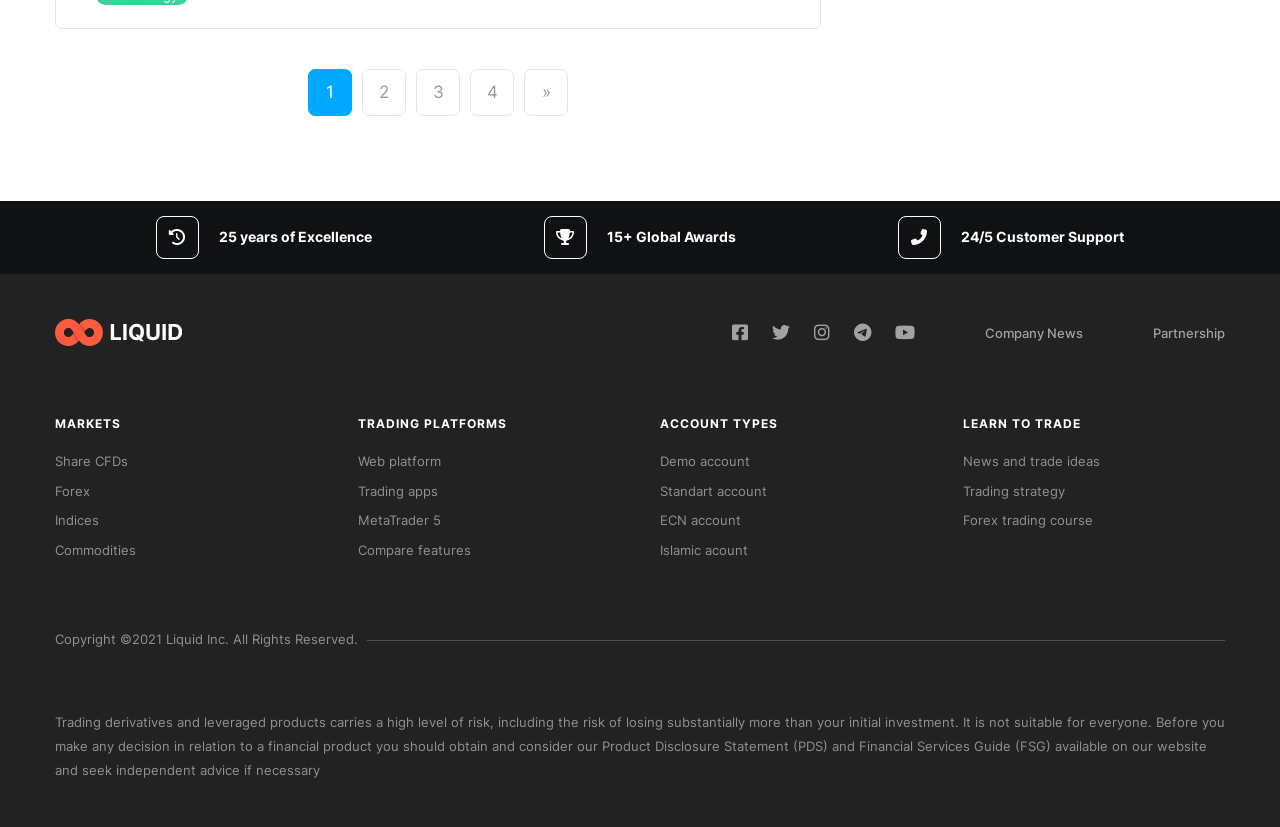
<file: blog.html>
<!doctype html>
<html lang="en">

<head>
    <!-- meta tags -->
    <meta charset="utf-8">
    <meta name="viewport" content="width=device-width, initial-scale=1">
    <meta name="description" content="Premium HTML5 Template by Indonez">
    <meta name="keywords" content="blockit, uikit3, indonez, handlebars, scss, javascript">
    <meta name="author" content="Indonez">
    <meta name="theme-color" content="#FC5B3F">
    <!-- preload assets -->
    <link rel="preload" href="fonts/fa-brands-400.woff2" as="font" type="font/woff2" crossorigin>
    <link rel="preload" href="fonts/fa-solid-900.woff2" as="font" type="font/woff2" crossorigin>
    <link rel="preload" href="fonts/inter-v12-latin-regular.woff2" as="font" type="font/woff2" crossorigin>
    <link rel="preload" href="fonts/inter-v12-latin-500.woff2" as="font" type="font/woff2" crossorigin>
    <link rel="preload" href="fonts/inter-v12-latin-700.woff2" as="font" type="font/woff2" crossorigin>
    <link rel="preload" href="css/style.css" as="style">
    <link rel="preload" href="js/vendors/uikit.min.js" as="script">
    <link rel="preload" href="js/utilities.min.js" as="script">
    <link rel="preload" href="js/config-theme.js" as="script">
    <!-- stylesheet -->
    <link rel="stylesheet" href="css/style.css">
    <!-- uikit -->
    <script src="js/vendors/uikit.min.js"></script>
    <!-- favicon -->
    <link rel="shortcut icon" href="img/favicon.ico" type="image/x-icon">
    <!-- touch icon -->
    <link rel="apple-touch-icon-precomposed" href="img/apple-touch-icon.png">
    <title>Blog - Liquid HTML5 Template</title>
</head>

<body>
    <!-- page loader begin -->
    <div class="page-loader">
        <div></div>
        <div></div>
        <div></div>
    </div>
    <!-- page loader end -->
    <!-- header begin -->
    <header>
        <div class="uk-section uk-padding-remove-vertical in-header-inner uk-background-cover uk-background-top-center" style="background-image: url(img/in-liquid-slide-bg.png);">
            <nav class="uk-navbar-container" data-uk-sticky="show-on-up: true; animation: uk-animation-slide-top;">
                <div class="uk-container" data-uk-navbar>
                    <div class="uk-navbar-left">
                        <a class="uk-navbar-item uk-logo" href="index.html">
                            <img src="img/user/header-logo-6ohuZh.svg" alt="logo" width="160" height="34">
                        </a>
                        <ul class="uk-navbar-nav uk-visible@m">
                            <li><a href="index.html">Home<span data-uk-navbar-parent-icon></span></a>
                                <div class="uk-navbar-dropdown">
                                    <ul class="uk-nav uk-navbar-dropdown-nav">
                                        <li><a href="homepage2.html">Homepage 2</a></li>
                                        <li><a href="homepage3.html">Homepage 3</a></li>
                                        <li><a href="homepage4.html">Homepage 4</a></li>
                                    </ul>
                                </div>
                            </li>
                            <li><a href="markets.html">Markets</a>
                            </li>
                            <li><a href="#">Company<span data-uk-navbar-parent-icon></span></a>
                                <div class="uk-navbar-dropdown">
                                    <ul class="uk-nav uk-navbar-dropdown-nav">
                                        <li><a href="about.html">About</a></li>
                                        <li><a href="blog.html">Blog</a></li>
                                        <li><a href="careers.html">Careers</a></li>
                                        <li><a href="contact.html">Contact</a></li>
                                    </ul>
                                </div>
                            </li>
                            <li><a href="education.html">Education</a>
                            </li>
                            <li><a href="#">Resources<span data-uk-navbar-parent-icon></span></a>
                                <div class="uk-navbar-dropdown uk-navbar-dropdown-width-2">
                                    <div class="uk-navbar-dropdown-grid uk-child-width-1-2" data-uk-grid>
                                        <div>
                                            <ul class="uk-nav uk-navbar-dropdown-nav">
                                                <li><a href="https://getuikit.com/docs/introduction">Documentation<i class="fas fa-square-arrow-up-right fa-sm"></i></a></li>
                                                <li><a href="help-center.html">Help Center</a></li>
                                                <li><a href="customers.html">Customers</a></li>
                                                <li><a href="roadmap.html">Roadmap</a></li>
                                                <li><a href="legal-docs.html">Legal Docs<i class="fas fa-gavel fa-sm"></i></a></li>
                                            </ul>
                                        </div>
                                        <div>
                                            <ul class="uk-nav uk-navbar-dropdown-nav">
                                                <li><a class="uk-disabled" href="#">Adipiscing elit sed do eiusmod incididunt ut labore dolore magna lorem ipsum sit dolor amet consectetur</a></li>
                                            </ul>
                                        </div>
                                    </div>
                                </div>
                            </li>
                        </ul>
                    </div>
                    <div class="uk-navbar-right">
                        <div class="uk-navbar-item uk-visible@m in-optional-nav">
                            <a href="#" class="uk-button uk-button-primary uk-border-rounded">Create account</a>
                            <a href="signin.html" class="uk-button uk-button-link">Sign in<i class="fas fa-user-circle"></i></a>
                        </div>
                    </div>
                </div>
            </nav>
        </div>  
    </header>
    <!-- header end -->
    <!-- breadcrumb content begin -->
    <div class="uk-section uk-padding-remove-vertical in-liquid-breadcrumb">
        <div class="uk-container">
            <div class="uk-grid">
                <div class="uk-width-1-1">
                    <ul class="uk-breadcrumb">
                        <li><a href="#">Home</a></li>
                    </ul>
                </div>
            </div>
        </div>
    </div>
    <!-- breadcrumb content end -->
    <main data-title="blog">
        <!-- blog content begin -->
        <div class="uk-section uk-margin-small-top">
            <div class="uk-container">
                <div class="uk-grid" data-uk-grid>
                    <div class="uk-width-2-3@m">
                        <div class="in-blog-1" data-uk-grid>
                            <div class="in-stretch">
                                <article class="uk-card uk-card-default uk-border-rounded">
                                    <div class="uk-card-media-top">
                                        <img src="img/user/image-featured-a4DfvV.jpg" alt="The typical U.S. household is spending $445 more a month due to inflation">
                                    </div>
                                    <div class="uk-card-body">
                                        <h3>
                                            <a href="blog/the-typical-us-household-is-spending-445-more-a.html" class="link-primary text-decoration-none">The typical U.S. household is spending $445 more a month due to inflation</a>
                                        </h3>
                                        <p>Inflation is causing American households to spend $445 more per month buying the same items they did a year ago, according to an estimate from Moody’s Analytics.</p>
                                        <div class="uk-flex">
                                            <div class="uk-margin-small-right">
                                                <img class="uk-border-pill uk-background-muted" src="img/user/author-85z9UC.jpg" alt="image-team" width="32" height="32">
                                            </div>
                                            <div class="uk-flex uk-flex-middle">
                                                <p class="uk-text-small uk-text-muted uk-margin-remove">
                                                    Warren Wong
                                                    <span class="uk-margin-small-left uk-margin-small-right">•</span>
                                                </p>
                                            </div>
                                            <div class="uk-flex uk-flex-middle">
                                                <p class="uk-text-small uk-text-muted uk-margin-remove">
                                                    December 29, 2022
                                                </p>
                                            </div>
                                        </div>
                                    </div>
                                    <div class="uk-card-footer uk-clearfix">
                                        <div class="uk-float-left">
                                            <span class="uk-label uk-label-success uk-text-small uk-border-pill">Investing</span>
                                        </div>
                                        <div class="uk-float-right">
                                            <a href="blog/the-typical-us-household-is-spending-445-more-a.html" class="uk-button uk-button-text uk-text-primary">Read more<i class="fas fa-long-arrow-alt-right uk-margin-small-left"></i></a>
                                        </div>
                                    </div>
                                </article>
                            </div>
                            <div class="in-stretch">
                                <article class="uk-card uk-card-default uk-border-rounded">
                                    <div class="uk-card-body">
                                        <h3>
                                            <a href="blog/biden-and-harris-celebrate-kwanzaa-in-social-media.html" class="link-primary text-decoration-none">Biden and Harris celebrate Kwanzaa in social media posts</a>
                                        </h3>
                                        <p>The White House celebrated Kwanzaa in a pair of pre-recorded videos posted to Twitter on Monday, marking the seven-day non-denominational holiday aimed at honoring African Americans’ ancestral roots.</p>
                                        <div class="uk-flex">
                                            <div class="uk-margin-small-right">
                                                <img class="uk-border-pill uk-background-muted" src="img/user/author-85z9UC.jpg" alt="image-team" width="32" height="32">
                                            </div>
                                            <div class="uk-flex uk-flex-middle">
                                                <p class="uk-text-small uk-text-muted uk-margin-remove">
                                                    Warren Wong
                                                    <span class="uk-margin-small-left uk-margin-small-right">•</span>
                                                </p>
                                            </div>
                                            <div class="uk-flex uk-flex-middle">
                                                <p class="uk-text-small uk-text-muted uk-margin-remove">
                                                    December 29, 2022
                                                </p>
                                            </div>
                                        </div>
                                    </div>
                                    <div class="uk-card-footer uk-clearfix">
                                        <div class="uk-float-left">
                                            <span class="uk-label uk-label-success uk-text-small uk-border-pill">Politics</span>
                                        </div>
                                        <div class="uk-float-right">
                                            <a href="blog/biden-and-harris-celebrate-kwanzaa-in-social-media.html" class="uk-button uk-button-text uk-text-primary">Read more<i class="fas fa-long-arrow-alt-right uk-margin-small-left"></i></a>
                                        </div>
                                    </div>
                                </article>
                            </div>
                            <div class="in-stretch">
                                <article class="uk-card uk-card-default uk-border-rounded">
                                    <div class="uk-card-body">
                                        <h3>
                                            <a href="blog/amazons-started-to-deliver-orders-by-drones-in-california.html" class="link-primary text-decoration-none">Amazon’s started to deliver orders by drones in California and Texas</a>
                                        </h3>
                                        <p>The retail giant already flew out some packages to customers in Northern California and a medium-sized Texan city in the run-up to Christmas.</p>
                                        <div class="uk-flex">
                                            <div class="uk-margin-small-right">
                                                <img class="uk-border-pill uk-background-muted" src="img/user/author-85z9UC.jpg" alt="image-team" width="32" height="32">
                                            </div>
                                            <div class="uk-flex uk-flex-middle">
                                                <p class="uk-text-small uk-text-muted uk-margin-remove">
                                                    Warren Wong
                                                    <span class="uk-margin-small-left uk-margin-small-right">•</span>
                                                </p>
                                            </div>
                                            <div class="uk-flex uk-flex-middle">
                                                <p class="uk-text-small uk-text-muted uk-margin-remove">
                                                    December 29, 2022
                                                </p>
                                            </div>
                                        </div>
                                    </div>
                                    <div class="uk-card-footer uk-clearfix">
                                        <div class="uk-float-left">
                                            <span class="uk-label uk-label-success uk-text-small uk-border-pill">Technology</span>
                                        </div>
                                        <div class="uk-float-right">
                                            <a href="blog/amazons-started-to-deliver-orders-by-drones-in-california.html" class="uk-button uk-button-text uk-text-primary">Read more<i class="fas fa-long-arrow-alt-right uk-margin-small-left"></i></a>
                                        </div>
                                    </div>
                                </article>
                            </div>
                        </div>
                        <!-- pagination begin -->
                        <ul class="uk-pagination uk-flex-center uk-margin-medium-top"></ul>
                        <!-- pagination end -->
                    </div>
                    <div class="uk-width-expand@m">
                        <!-- widget search begin -->
                        <aside class="uk-margin-medium-bottom">
                            <form name="blog-search" class="uk-search uk-search-default uk-width-1-1">
                                <a href="" class="uk-search-icon-flip" data-uk-search-icon></a>
                                <input class="uk-input uk-border-rounded" type="search" placeholder="Search here...">
                            </form>
                        </aside>
                        <!-- widget search end -->
                        <!-- widget categories begin -->
                        <aside class="uk-margin-medium-bottom">
                            <div class="uk-card uk-card-default uk-card-body uk-border-rounded">        
                                <h5 class="uk-heading-bullet uk-text-uppercase uk-margin-remove-bottom">Categories</h5>
                                <ul class="uk-list widget-categories"></ul>
                            </div>
                        </aside>
                        <!-- widget categories end -->
                        <!-- widget lates begin -->
                        <aside class="uk-margin-medium-bottom">
                            <div class="uk-card uk-card-default uk-card-body uk-border-rounded">
                                <h5 class="uk-heading-bullet uk-text-uppercase uk-margin-remove-bottom">Latest News</h5>
                                <ul class="uk-list uk-list-divider uk-list-large widget-latest"></ul>        
                            </div>
                        </aside>
                        <!-- widget lates end -->
                        <!-- widget tags begin -->
                        <aside class="uk-margin-medium-bottom">
                            <div class="uk-card uk-card-default uk-card-body uk-border-rounded">
                                <h5 class="uk-heading-bullet uk-text-uppercase uk-margin-remove-bottom">Tags</h5>
                                <div class="uk-margin-top widget-tag"></div>
                            </div>
                        </aside>
                        <!-- widget tags end -->
                    </div>
                </div>
            </div>
        </div>
        <!-- blog content end -->
    </main>
    <!-- footer begin -->
    <footer>
        <div class="uk-section uk-section-secondary in-footer-feature uk-margin-medium-top">
            <div class="uk-container">
                <div class="uk-grid uk-flex uk-flex-center">
                    <div class="uk-width-5-6@m">
                        <div class="uk-grid uk-grid-collapse uk-child-width-1-3@s" data-uk-grid="">
                            <div class="uk-flex uk-flex-middle">
                                <div class="in-icon-wrap uk-margin-right">
                                    <i class="fas fa-history"></i>
                                </div>
                                <div>
                                    <h6 class="uk-margin-remove">25 years of Excellence</h6>
                                </div>
                            </div>
                            <div class="uk-flex uk-flex-middle uk-flex-center@m">
                                <div class="in-icon-wrap uk-margin-right">
                                    <i class="fas fa-trophy"></i>
                                </div>
                                <div>
                                    <h6 class="uk-margin-remove">15+ Global Awards</h6>
                                </div>
                            </div>
                            <div class="uk-flex uk-flex-middle uk-flex-right@m">
                                <div class="in-icon-wrap uk-margin-right">
                                    <i class="fas fa-phone-alt"></i>
                                </div>
                                <div>
                                    <h6 class="uk-margin-remove">24/5 Customer Support</h6>
                                </div>
                            </div>
                        </div>
                    </div>
                </div>
            </div>
        </div>
        <div class="uk-section uk-background-secondary uk-light">
            <div class="uk-container uk-text-small">
                <div class="uk-child-width-1-2@m" data-uk-grid="">
                    <div class="in-footer-logo">
                        <img src="img/in-lazy.gif" data-src="img/in-logo.svg" alt="logo" width="127" height="27" data-uk-img="">
                    </div>
                    <div class="uk-flex uk-flex-right@m">
                        <!-- social media begin -->
                        <div class="uk-flex social-media-list">
                        <div><a href="https://www.facebook.com/indonez" class="color-facebook text-decoration-none"><i class="fab fa-facebook-square"></i> Facebook</a></div>
                        <div><a href="https://twitter.com/indonez_tw" class="color-twitter text-decoration-none"><i class="fab fa-twitter"></i> Twitter</a></div>
                        <div><a href="https://www.instagram.com/indonez_ig" class="color-instagram text-decoration-none"><i class="fab fa-instagram"></i> Instagram</a></div>
                        <div><a href="#some-link" class="color-telegram text-decoration-none"><i class="fab fa-telegram"></i> Telegram</a></div>
                        <div><a href="#some-link" class="color-youtube text-decoration-none"><i class="fab fa-youtube"></i> Youtube</a></div>
                        </div>
                        <!-- social media end -->
                        <a class="uk-button uk-button-text uk-margin-large-left uk-visible@m" href="#">Company News</a>
                        <a class="uk-button uk-button-text uk-margin-large-left uk-visible@m" href="#">Partnership</a>
                    </div>
                </div>
                <div class="uk-child-width-1-2@s uk-child-width-1-4@m uk-margin-large-top" data-uk-grid="">
                    <div>
                        <h5>Markets</h5>
                        <ul class="uk-list uk-link-text">
                            <li><a href="#">Share CFDs</a></li>
                            <li><a href="#">Forex</a></li>
                            <li><a href="#">Indices</a></li>
                            <li><a href="#">Commodities</a></li>
                        </ul>
                    </div>
                    <div>
                        <h5>Trading Platforms</h5>
                        <ul class="uk-list uk-link-text">
                            <li><a href="#">Web platform</a></li>
                            <li><a href="#">Trading apps</a></li>
                            <li><a href="#">MetaTrader 5</a></li>
                            <li><a href="#">Compare features</a></li>
                        </ul>
                    </div>
                    <div>
                        <h5>Account Types</h5>
                        <ul class="uk-list uk-link-text">
                            <li><a href="#">Demo account</a></li>
                            <li><a href="#">Standart account</a></li>
                            <li><a href="#">ECN account</a></li>
                            <li><a href="#">Islamic acount</a></li>
                        </ul>
                    </div>
                    <div>
                        <h5>Learn to Trade</h5>
                        <ul class="uk-list uk-link-text">
                            <li><a href="#">News and trade ideas</a></li>
                            <li><a href="#">Trading strategy</a></li>
                            <li><a href="#">Forex trading course</a></li>
                        </ul>
                    </div>
                </div>
                <div class="uk-grid uk-margin-large-top">
                    <div class="uk-width-1-1">
                        <p class="copyright-text uk-heading-line"><span>Copyright ©2021 Liquid Inc. All Rights Reserved.</span></p>
                        <p class="in-trading-risk">Trading derivatives and leveraged products carries a high level of risk, including the risk of losing substantially more than your initial investment. It
                            is not suitable for everyone. Before you make any decision in relation to a financial product you should obtain and consider our Product Disclosure Statement (PDS) and
                            Financial Services Guide (FSG) available on our website and seek independent advice if necessary</p>
                    </div>
                </div>
            </div>
        </div>
    </footer>
    <!-- footer end -->
    <!-- to top begin -->
    <a href="#" class="to-top uk-visible@m" data-uk-scroll>
        Top<i class="fas fa-chevron-up" ></i>
    </a>
    <!-- to top end -->
    <!-- javascript -->
    <script src="js/utilities.min.js"></script>
    <script src="js/config-theme.js"></script>
</body>

</html>
</file>
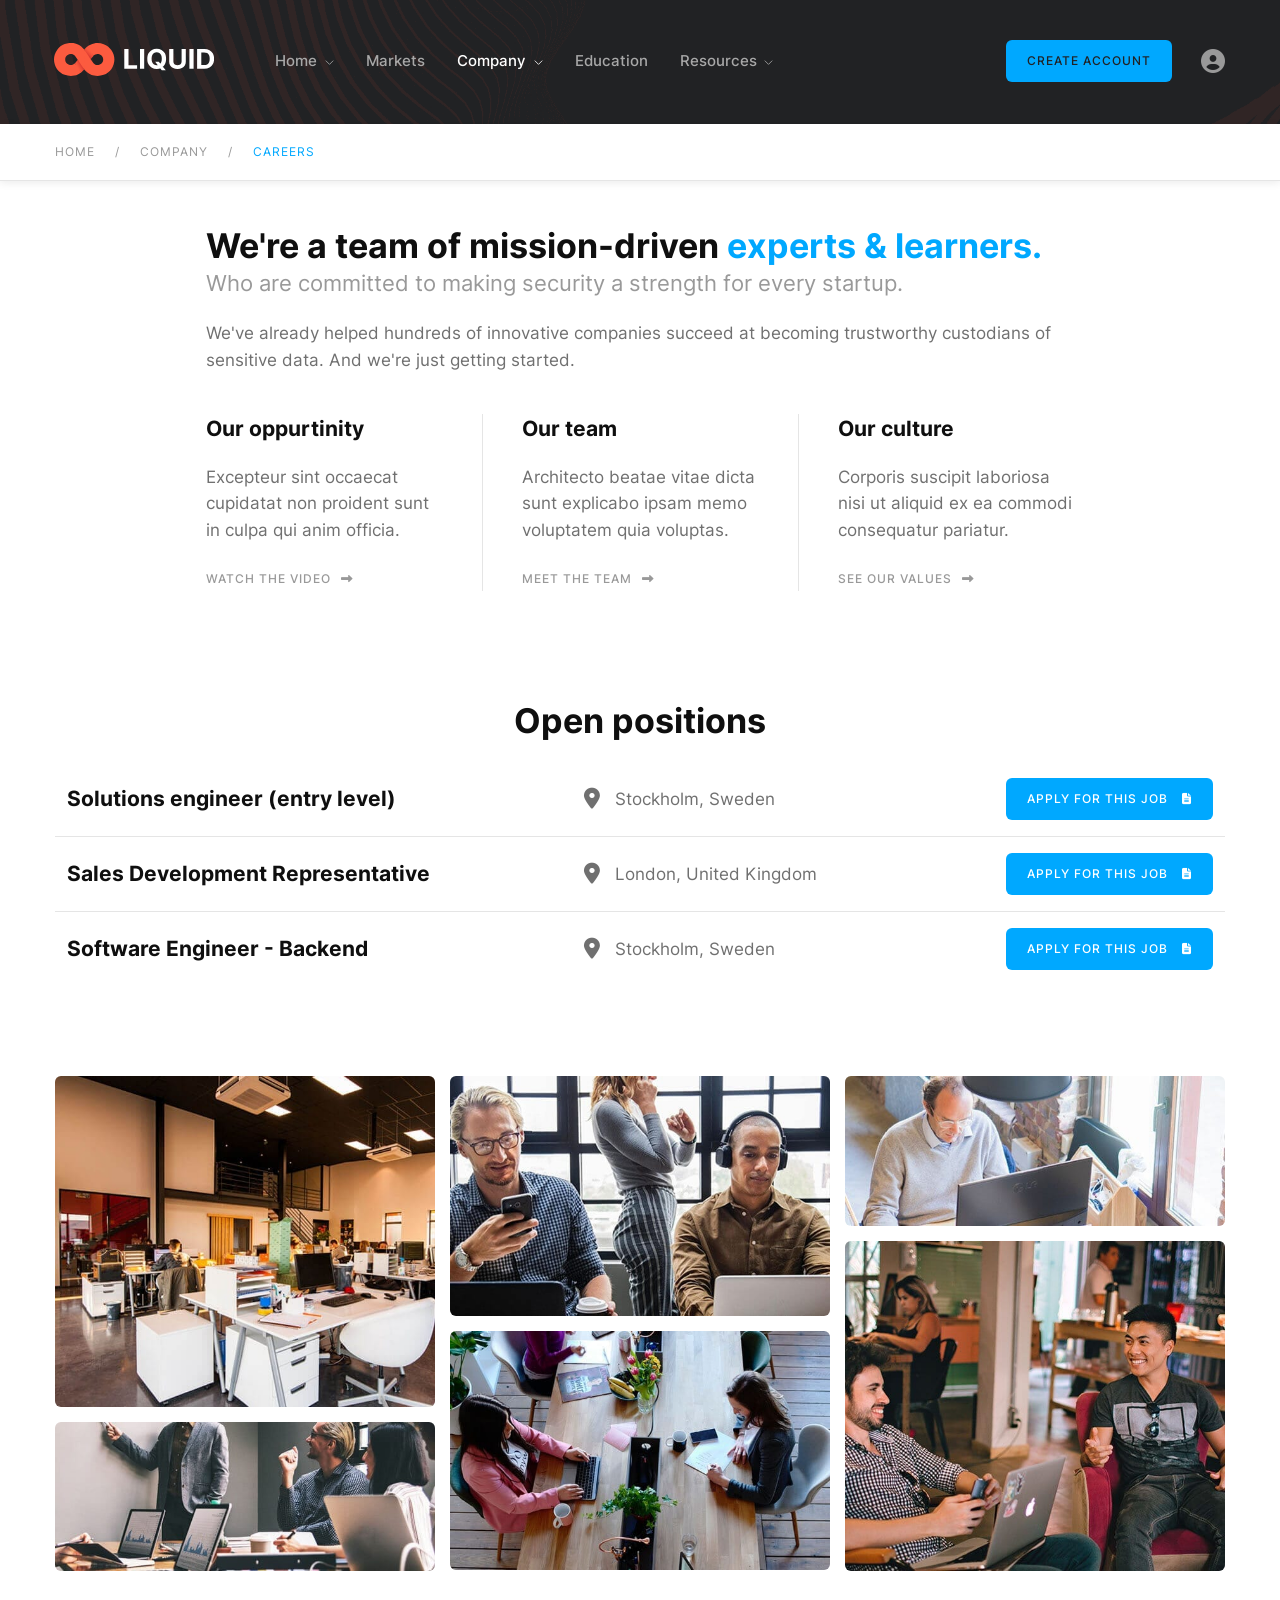
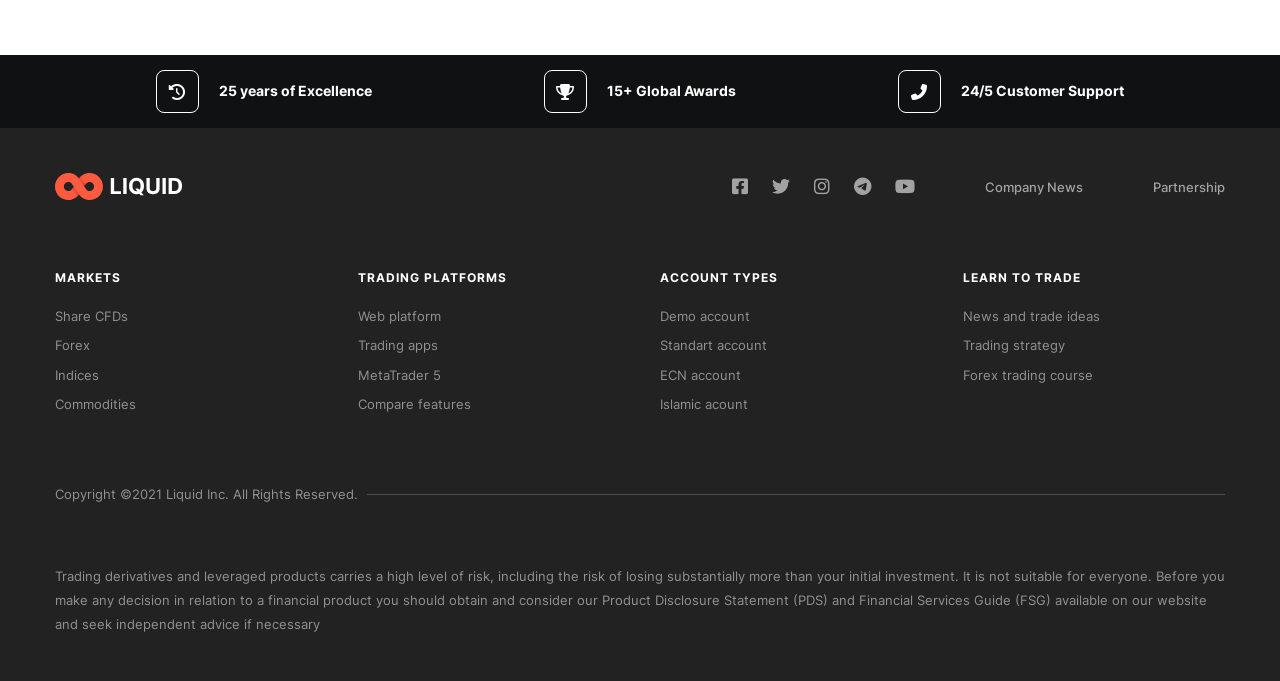
<file: careers.html>
<!doctype html>
<html lang="en">

<head>
    <!-- meta tags -->
    <meta charset="utf-8">
    <meta name="viewport" content="width=device-width, initial-scale=1">
    <meta name="description" content="Premium HTML5 Template by Indonez">
    <meta name="keywords" content="blockit, uikit3, indonez, handlebars, scss, javascript">
    <meta name="author" content="Indonez">
    <meta name="theme-color" content="#FC5B3F">
    <!-- preload assets -->
    <link rel="preload" href="fonts/fa-brands-400.woff2" as="font" type="font/woff2" crossorigin>
    <link rel="preload" href="fonts/fa-solid-900.woff2" as="font" type="font/woff2" crossorigin>
    <link rel="preload" href="fonts/inter-v12-latin-regular.woff2" as="font" type="font/woff2" crossorigin>
    <link rel="preload" href="fonts/inter-v12-latin-500.woff2" as="font" type="font/woff2" crossorigin>
    <link rel="preload" href="fonts/inter-v12-latin-700.woff2" as="font" type="font/woff2" crossorigin>
    <link rel="preload" href="css/style.css" as="style">
    <link rel="preload" href="js/vendors/uikit.min.js" as="script">
    <link rel="preload" href="js/utilities.min.js" as="script">
    <link rel="preload" href="js/config-theme.js" as="script">
    <!-- stylesheet -->
    <link rel="stylesheet" href="css/style.css">
    <!-- uikit -->
    <script src="js/vendors/uikit.min.js"></script>
    <!-- favicon -->
    <link rel="shortcut icon" href="img/favicon.ico" type="image/x-icon">
    <!-- touch icon -->
    <link rel="apple-touch-icon-precomposed" href="img/apple-touch-icon.png">
    <title>Careers - Liquid HTML5 Template</title>
</head>

<body>
    <!-- page loader begin -->
    <div class="page-loader">
        <div></div>
        <div></div>
        <div></div>
    </div>
    <!-- page loader end -->
    <!-- header begin -->
    <header>
        <div class="uk-section uk-padding-remove-vertical in-header-inner uk-background-cover uk-background-top-center" style="background-image: url(img/in-liquid-slide-bg.png);">
            <nav class="uk-navbar-container" data-uk-sticky="show-on-up: true; animation: uk-animation-slide-top;">
                <div class="uk-container" data-uk-navbar>
                    <div class="uk-navbar-left">
                        <a class="uk-navbar-item uk-logo" href="index.html">
                            <img src="img/user/header-logo-6ohuZh.svg" alt="logo" width="160" height="34">
                        </a>
                        <ul class="uk-navbar-nav uk-visible@m">
                            <li><a href="index.html">Home<span data-uk-navbar-parent-icon></span></a>
                                <div class="uk-navbar-dropdown">
                                    <ul class="uk-nav uk-navbar-dropdown-nav">
                                        <li><a href="homepage2.html">Homepage 2</a></li>
                                        <li><a href="homepage3.html">Homepage 3</a></li>
                                        <li><a href="homepage4.html">Homepage 4</a></li>
                                    </ul>
                                </div>
                            </li>
                            <li><a href="markets.html">Markets</a>
                            </li>
                            <li><a href="#">Company<span data-uk-navbar-parent-icon></span></a>
                                <div class="uk-navbar-dropdown">
                                    <ul class="uk-nav uk-navbar-dropdown-nav">
                                        <li><a href="about.html">About</a></li>
                                        <li><a href="blog.html">Blog</a></li>
                                        <li><a href="careers.html">Careers</a></li>
                                        <li><a href="contact.html">Contact</a></li>
                                    </ul>
                                </div>
                            </li>
                            <li><a href="education.html">Education</a>
                            </li>
                            <li><a href="#">Resources<span data-uk-navbar-parent-icon></span></a>
                                <div class="uk-navbar-dropdown uk-navbar-dropdown-width-2">
                                    <div class="uk-navbar-dropdown-grid uk-child-width-1-2" data-uk-grid>
                                        <div>
                                            <ul class="uk-nav uk-navbar-dropdown-nav">
                                                <li><a href="https://getuikit.com/docs/introduction">Documentation<i class="fas fa-square-arrow-up-right fa-sm"></i></a></li>
                                                <li><a href="help-center.html">Help Center</a></li>
                                                <li><a href="customers.html">Customers</a></li>
                                                <li><a href="roadmap.html">Roadmap</a></li>
                                                <li><a href="legal-docs.html">Legal Docs<i class="fas fa-gavel fa-sm"></i></a></li>
                                            </ul>
                                        </div>
                                        <div>
                                            <ul class="uk-nav uk-navbar-dropdown-nav">
                                                <li><a class="uk-disabled" href="#">Adipiscing elit sed do eiusmod incididunt ut labore dolore magna lorem ipsum sit dolor amet consectetur</a></li>
                                            </ul>
                                        </div>
                                    </div>
                                </div>
                            </li>
                        </ul>
                    </div>
                    <div class="uk-navbar-right">
                        <div class="uk-navbar-item uk-visible@m in-optional-nav">
                            <a href="#" class="uk-button uk-button-primary uk-border-rounded">Create account</a>
                            <a href="signin.html" class="uk-button uk-button-link">Sign in<i class="fas fa-user-circle"></i></a>
                        </div>
                    </div>
                </div>
            </nav>
        </div>  
    </header>
    <!-- header end -->
    <!-- breadcrumb content begin -->
    <div class="uk-section uk-padding-remove-vertical in-liquid-breadcrumb">
        <div class="uk-container">
            <div class="uk-grid">
                <div class="uk-width-1-1">
                    <ul class="uk-breadcrumb">
                        <li><a href="#">Home</a></li>
                    </ul>
                </div>
            </div>
        </div>
    </div>
    <!-- breadcrumb content end -->
    <main>
    <!-- section content begin -->
    <div class="uk-section">
        <div class="uk-container">
            <div class="uk-grid uk-flex uk-flex-center">
                <div class="uk-width-3-4@m">
                  <h2 class="uk-margin-remove">We're a team of mission-driven <span class="in-highlight">experts & learners.</span></h2>
                  <p class="uk-text-lead uk-text-muted uk-margin-remove">Who are committed to making security a strength for every startup.</p>
                    <p>We've already helped hundreds of innovative companies succeed at becoming trustworthy custodians of sensitive data. And we're just getting started.</p>
                    <div class="uk-grid-divider uk-child-width-1-1 uk-child-width-1-3@m uk-margin-medium-top uk-margin-bottom" data-uk-grid>
                        <div>
                            <h4>Our oppurtinity</h4>
                            <p>Excepteur sint occaecat cupidatat non proident sunt in culpa qui anim officia.</p>
                            <a class="uk-button uk-button-text" href="#">Watch the video<i class="fas fa-long-arrow-alt-right uk-margin-small-left"></i></a>
                        </div>
                        <div>
                            <h4>Our team</h4>
                            <p>Architecto beatae vitae dicta sunt explicabo ipsam memo voluptatem quia voluptas.</p>
                            <a class="uk-button uk-button-text" href="#">Meet the team<i class="fas fa-long-arrow-alt-right uk-margin-small-left"></i></a>
                        </div>
                        <div>
                            <h4>Our culture</h4>
                            <p>Corporis suscipit laboriosa nisi ut aliquid ex ea commodi consequatur pariatur.</p>
                            <a class="uk-button uk-button-text" href="#">See our values<i class="fas fa-long-arrow-alt-right uk-margin-small-left"></i></a>
                        </div>
                    </div>
                </div>
            </div>
        </div>
    </div>
    <!-- section content end -->
    <!-- section content begin -->
    <div class="uk-section in-content-3">
        <div class="uk-container">
            <div class="uk-grid uk-flex uk-flex-center">
                <div class="uk-width-1-1">
                    <h2 class="uk-text-center">Open positions</h2>
                    <table class="uk-table uk-table-middle uk-table-divider uk-table-responsive">
                        <tbody>
                            <tr>
                                <td>
                                    <h4>Solutions engineer (entry level)</h4>
                                </td>
                                <td>
                                    <i class="fas fa-map-marker-alt fa-lg uk-margin-small-right"></i> Stockholm, Sweden
                                </td>
                                <td class="uk-text-left uk-text-right@m">
                                    <a class="uk-button uk-button-primary uk-border-rounded" href="#">Apply for this job <i class="fas fa-file-alt uk-margin-small-left"></i></a>
                                </td>
                            </tr>
                            <tr>
                                <td>
                                    <h4>Sales Development Representative</h4>
                                </td>
                                <td>
                                    <i class="fas fa-map-marker-alt fa-lg uk-margin-small-right"></i> London, United Kingdom
                                </td>
                                <td class="uk-text-left uk-text-right@m">
                                    <a class="uk-button uk-button-primary uk-border-rounded" href="#">Apply for this job <i class="fas fa-file-alt uk-margin-small-left"></i></a>
                                </td>
                            </tr>
                            <tr>
                                <td>
                                    <h4>Software Engineer - Backend</h4>
                                </td>
                                <td>
                                    <i class="fas fa-map-marker-alt fa-lg uk-margin-small-right"></i> Stockholm, Sweden
                                </td>
                                <td class="uk-text-left uk-text-right@m">
                                    <a class="uk-button uk-button-primary uk-border-rounded" href="#">Apply for this job <i class="fas fa-file-alt uk-margin-small-left"></i></a>
                                </td>
                            </tr>
                        </tbody>
                    </table>
                </div>
            </div>
        </div>
    </div>
    <!-- section content end -->
    <!-- section content begin -->
    <div class="uk-section in-gallery-1">
        <div class="uk-container">
            <ul class="uk-grid-small uk-child-width-1-3@m uk-child-width-1-2@s uk-text-center" data-uk-grid="masonry: true">
                <li>
                    <div class="uk-inline-clip uk-transition-toggle uk-border-rounded" tabindex="0">
                        <img class="uk-transition-scale-up uk-transition-opaque" src="img/blockit/in-gallery-image-1.jpg" alt="gallery-image" data-width data-height>
                    </div>
                </li>
                <li>
                    <div class="uk-inline-clip uk-transition-toggle uk-border-rounded" tabindex="0">
                        <img class="uk-transition-scale-up uk-transition-opaque" src="img/blockit/in-gallery-image-2.jpg" alt="gallery-image" data-width data-height>
                    </div>
                </li>
                <li>
                    <div class="uk-inline-clip uk-transition-toggle uk-border-rounded" tabindex="0">
                        <img class="uk-transition-scale-up uk-transition-opaque" src="img/blockit/in-gallery-image-3.jpg" alt="gallery-image" data-width data-height>
                    </div>
                </li>
                <li>
                    <div class="uk-inline-clip uk-transition-toggle uk-border-rounded" tabindex="0">
                        <img class="uk-transition-scale-up uk-transition-opaque" src="img/blockit/in-gallery-image-4.jpg" alt="gallery-image" data-width data-height>
                    </div>
                </li>
                <li>
                    <div class="uk-inline-clip uk-transition-toggle uk-border-rounded" tabindex="0">
                        <img class="uk-transition-scale-up uk-transition-opaque" src="img/blockit/in-gallery-image-5.jpg" alt="gallery-image" data-width data-height>
                    </div>
                </li>
                <li>
                    <div class="uk-inline-clip uk-transition-toggle uk-border-rounded" tabindex="0">
                        <img class="uk-transition-scale-up uk-transition-opaque" src="img/blockit/in-gallery-image-6.jpg" alt="gallery-image" data-width data-height>
                    </div>
                </li>
            </ul>
        </div>
    </div>
    <!-- section content end -->
    </main>
    <!-- footer begin -->
    <footer>
        <div class="uk-section uk-section-secondary in-footer-feature uk-margin-medium-top">
            <div class="uk-container">
                <div class="uk-grid uk-flex uk-flex-center">
                    <div class="uk-width-5-6@m">
                        <div class="uk-grid uk-grid-collapse uk-child-width-1-3@s" data-uk-grid="">
                            <div class="uk-flex uk-flex-middle">
                                <div class="in-icon-wrap uk-margin-right">
                                    <i class="fas fa-history"></i>
                                </div>
                                <div>
                                    <h6 class="uk-margin-remove">25 years of Excellence</h6>
                                </div>
                            </div>
                            <div class="uk-flex uk-flex-middle uk-flex-center@m">
                                <div class="in-icon-wrap uk-margin-right">
                                    <i class="fas fa-trophy"></i>
                                </div>
                                <div>
                                    <h6 class="uk-margin-remove">15+ Global Awards</h6>
                                </div>
                            </div>
                            <div class="uk-flex uk-flex-middle uk-flex-right@m">
                                <div class="in-icon-wrap uk-margin-right">
                                    <i class="fas fa-phone-alt"></i>
                                </div>
                                <div>
                                    <h6 class="uk-margin-remove">24/5 Customer Support</h6>
                                </div>
                            </div>
                        </div>
                    </div>
                </div>
            </div>
        </div>
        <div class="uk-section uk-background-secondary uk-light">
            <div class="uk-container uk-text-small">
                <div class="uk-child-width-1-2@m" data-uk-grid="">
                    <div class="in-footer-logo">
                        <img src="img/in-lazy.gif" data-src="img/in-logo.svg" alt="logo" width="127" height="27" data-uk-img="">
                    </div>
                    <div class="uk-flex uk-flex-right@m">
                        <!-- social media begin -->
                        <div class="uk-flex social-media-list">
                        <div><a href="https://www.facebook.com/indonez" class="color-facebook text-decoration-none"><i class="fab fa-facebook-square"></i> Facebook</a></div>
                        <div><a href="https://twitter.com/indonez_tw" class="color-twitter text-decoration-none"><i class="fab fa-twitter"></i> Twitter</a></div>
                        <div><a href="https://www.instagram.com/indonez_ig" class="color-instagram text-decoration-none"><i class="fab fa-instagram"></i> Instagram</a></div>
                        <div><a href="#some-link" class="color-telegram text-decoration-none"><i class="fab fa-telegram"></i> Telegram</a></div>
                        <div><a href="#some-link" class="color-youtube text-decoration-none"><i class="fab fa-youtube"></i> Youtube</a></div>
                        </div>
                        <!-- social media end -->
                        <a class="uk-button uk-button-text uk-margin-large-left uk-visible@m" href="#">Company News</a>
                        <a class="uk-button uk-button-text uk-margin-large-left uk-visible@m" href="#">Partnership</a>
                    </div>
                </div>
                <div class="uk-child-width-1-2@s uk-child-width-1-4@m uk-margin-large-top" data-uk-grid="">
                    <div>
                        <h5>Markets</h5>
                        <ul class="uk-list uk-link-text">
                            <li><a href="#">Share CFDs</a></li>
                            <li><a href="#">Forex</a></li>
                            <li><a href="#">Indices</a></li>
                            <li><a href="#">Commodities</a></li>
                        </ul>
                    </div>
                    <div>
                        <h5>Trading Platforms</h5>
                        <ul class="uk-list uk-link-text">
                            <li><a href="#">Web platform</a></li>
                            <li><a href="#">Trading apps</a></li>
                            <li><a href="#">MetaTrader 5</a></li>
                            <li><a href="#">Compare features</a></li>
                        </ul>
                    </div>
                    <div>
                        <h5>Account Types</h5>
                        <ul class="uk-list uk-link-text">
                            <li><a href="#">Demo account</a></li>
                            <li><a href="#">Standart account</a></li>
                            <li><a href="#">ECN account</a></li>
                            <li><a href="#">Islamic acount</a></li>
                        </ul>
                    </div>
                    <div>
                        <h5>Learn to Trade</h5>
                        <ul class="uk-list uk-link-text">
                            <li><a href="#">News and trade ideas</a></li>
                            <li><a href="#">Trading strategy</a></li>
                            <li><a href="#">Forex trading course</a></li>
                        </ul>
                    </div>
                </div>
                <div class="uk-grid uk-margin-large-top">
                    <div class="uk-width-1-1">
                        <p class="copyright-text uk-heading-line"><span>Copyright ©2021 Liquid Inc. All Rights Reserved.</span></p>
                        <p class="in-trading-risk">Trading derivatives and leveraged products carries a high level of risk, including the risk of losing substantially more than your initial investment. It
                            is not suitable for everyone. Before you make any decision in relation to a financial product you should obtain and consider our Product Disclosure Statement (PDS) and
                            Financial Services Guide (FSG) available on our website and seek independent advice if necessary</p>
                    </div>
                </div>
            </div>
        </div>
    </footer>
    <!-- footer end -->
    <!-- to top begin -->
    <a href="#" class="to-top uk-visible@m" data-uk-scroll>
        Top<i class="fas fa-chevron-up" ></i>
    </a>
    <!-- to top end -->
    <!-- javascript -->
    <script src="js/utilities.min.js"></script>
    <script src="js/config-theme.js"></script>
</body>

</html>
</file>
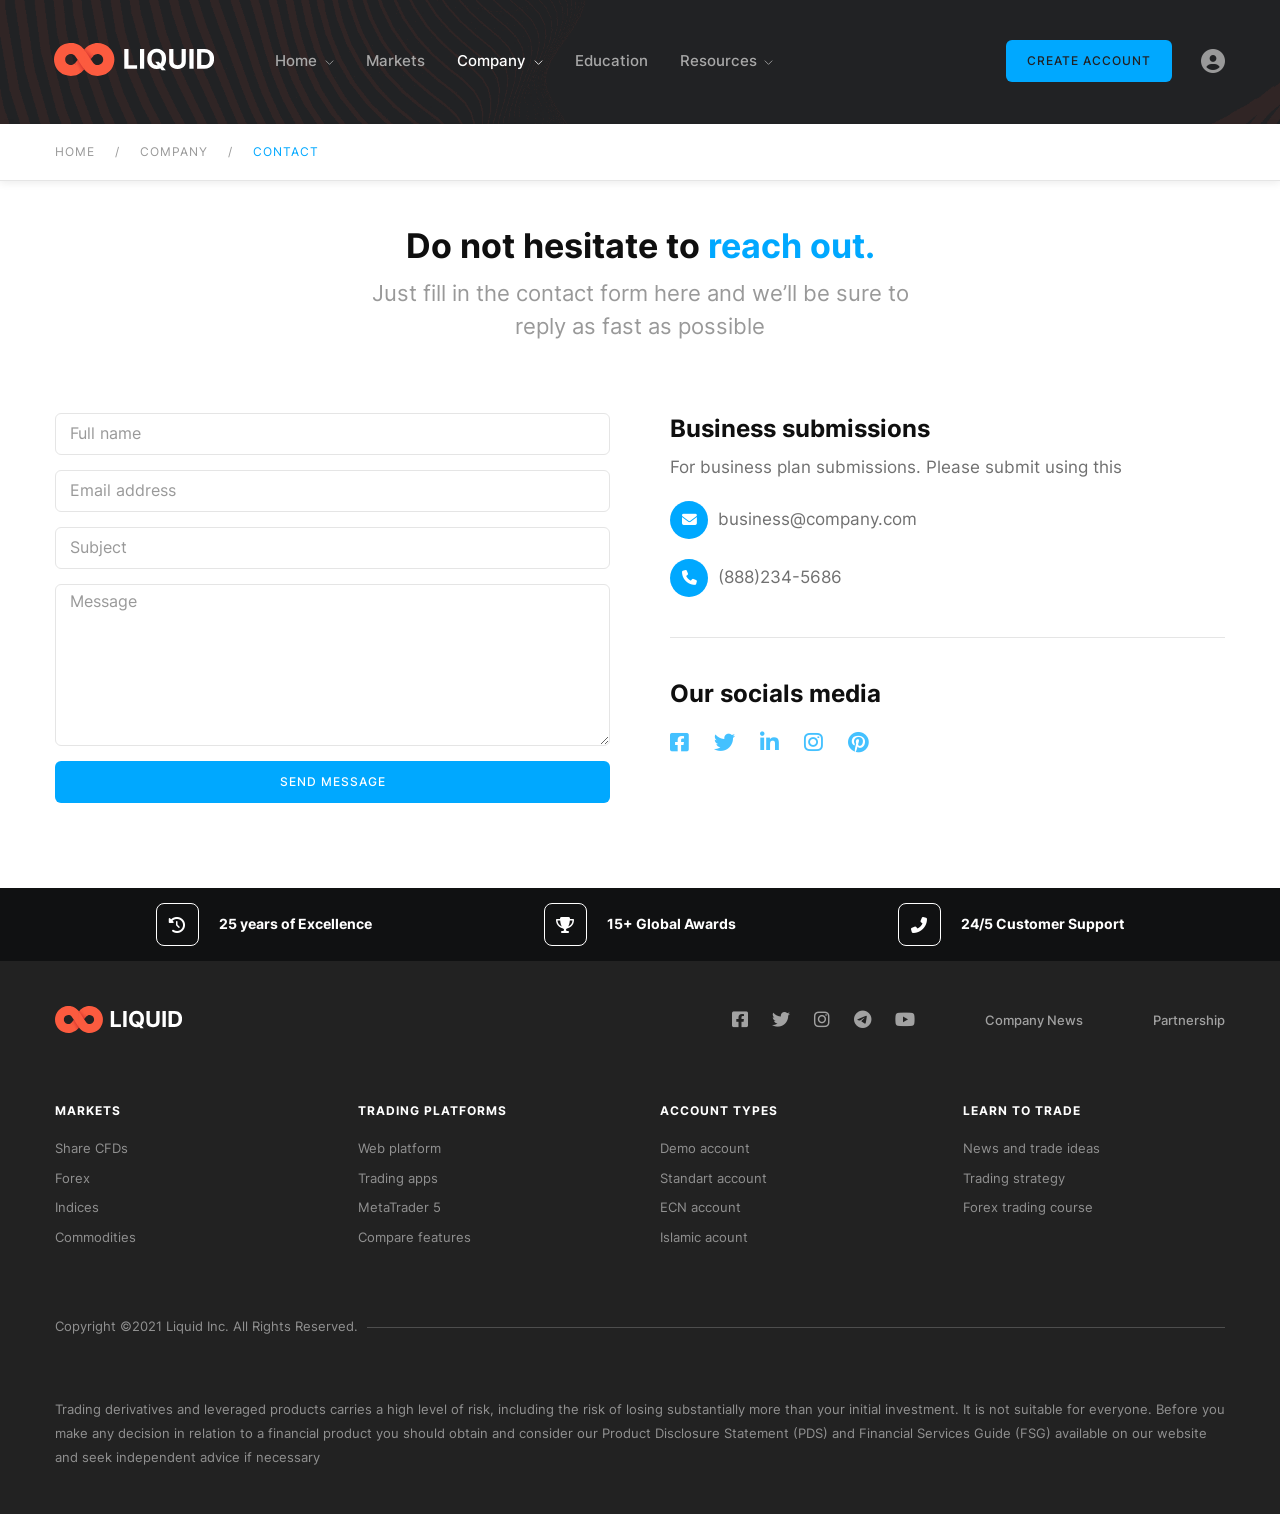
<file: contact.html>
<!doctype html>
<html lang="en">

<head>
    <!-- meta tags -->
    <meta charset="utf-8">
    <meta name="viewport" content="width=device-width, initial-scale=1">
    <meta name="description" content="Premium HTML5 Template by Indonez">
    <meta name="keywords" content="blockit, uikit3, indonez, handlebars, scss, javascript">
    <meta name="author" content="Indonez">
    <meta name="theme-color" content="#FC5B3F">
    <!-- preload assets -->
    <link rel="preload" href="fonts/fa-brands-400.woff2" as="font" type="font/woff2" crossorigin>
    <link rel="preload" href="fonts/fa-solid-900.woff2" as="font" type="font/woff2" crossorigin>
    <link rel="preload" href="fonts/inter-v12-latin-regular.woff2" as="font" type="font/woff2" crossorigin>
    <link rel="preload" href="fonts/inter-v12-latin-500.woff2" as="font" type="font/woff2" crossorigin>
    <link rel="preload" href="fonts/inter-v12-latin-700.woff2" as="font" type="font/woff2" crossorigin>
    <link rel="preload" href="css/style.css" as="style">
    <link rel="preload" href="js/vendors/uikit.min.js" as="script">
    <link rel="preload" href="js/utilities.min.js" as="script">
    <link rel="preload" href="js/config-theme.js" as="script">
    <!-- stylesheet -->
    <link rel="stylesheet" href="css/style.css">
    <!-- uikit -->
    <script src="js/vendors/uikit.min.js"></script>
    <!-- favicon -->
    <link rel="shortcut icon" href="img/favicon.ico" type="image/x-icon">
    <!-- touch icon -->
    <link rel="apple-touch-icon-precomposed" href="img/apple-touch-icon.png">
    <title>Contact - Liquid HTML5 Template</title>
</head>

<body>
    <!-- page loader begin -->
    <div class="page-loader">
        <div></div>
        <div></div>
        <div></div>
    </div>
    <!-- page loader end -->
    <!-- header begin -->
    <header>
        <div class="uk-section uk-padding-remove-vertical in-header-inner uk-background-cover uk-background-top-center" style="background-image: url(img/in-liquid-slide-bg.png);">
            <nav class="uk-navbar-container" data-uk-sticky="show-on-up: true; animation: uk-animation-slide-top;">
                <div class="uk-container" data-uk-navbar>
                    <div class="uk-navbar-left">
                        <a class="uk-navbar-item uk-logo" href="index.html">
                            <img src="img/user/header-logo-6ohuZh.svg" alt="logo" width="160" height="34">
                        </a>
                        <ul class="uk-navbar-nav uk-visible@m">
                            <li><a href="index.html">Home<span data-uk-navbar-parent-icon></span></a>
                                <div class="uk-navbar-dropdown">
                                    <ul class="uk-nav uk-navbar-dropdown-nav">
                                        <li><a href="homepage2.html">Homepage 2</a></li>
                                        <li><a href="homepage3.html">Homepage 3</a></li>
                                        <li><a href="homepage4.html">Homepage 4</a></li>
                                    </ul>
                                </div>
                            </li>
                            <li><a href="markets.html">Markets</a>
                            </li>
                            <li><a href="#">Company<span data-uk-navbar-parent-icon></span></a>
                                <div class="uk-navbar-dropdown">
                                    <ul class="uk-nav uk-navbar-dropdown-nav">
                                        <li><a href="about.html">About</a></li>
                                        <li><a href="blog.html">Blog</a></li>
                                        <li><a href="careers.html">Careers</a></li>
                                        <li><a href="contact.html">Contact</a></li>
                                    </ul>
                                </div>
                            </li>
                            <li><a href="education.html">Education</a>
                            </li>
                            <li><a href="#">Resources<span data-uk-navbar-parent-icon></span></a>
                                <div class="uk-navbar-dropdown uk-navbar-dropdown-width-2">
                                    <div class="uk-navbar-dropdown-grid uk-child-width-1-2" data-uk-grid>
                                        <div>
                                            <ul class="uk-nav uk-navbar-dropdown-nav">
                                                <li><a href="https://getuikit.com/docs/introduction">Documentation<i class="fas fa-square-arrow-up-right fa-sm"></i></a></li>
                                                <li><a href="help-center.html">Help Center</a></li>
                                                <li><a href="customers.html">Customers</a></li>
                                                <li><a href="roadmap.html">Roadmap</a></li>
                                                <li><a href="legal-docs.html">Legal Docs<i class="fas fa-gavel fa-sm"></i></a></li>
                                            </ul>
                                        </div>
                                        <div>
                                            <ul class="uk-nav uk-navbar-dropdown-nav">
                                                <li><a class="uk-disabled" href="#">Adipiscing elit sed do eiusmod incididunt ut labore dolore magna lorem ipsum sit dolor amet consectetur</a></li>
                                            </ul>
                                        </div>
                                    </div>
                                </div>
                            </li>
                        </ul>
                    </div>
                    <div class="uk-navbar-right">
                        <div class="uk-navbar-item uk-visible@m in-optional-nav">
                            <a href="#" class="uk-button uk-button-primary uk-border-rounded">Create account</a>
                            <a href="signin.html" class="uk-button uk-button-link">Sign in<i class="fas fa-user-circle"></i></a>
                        </div>
                    </div>
                </div>
            </nav>
        </div>  
    </header>
    <!-- header end -->
    <!-- breadcrumb content begin -->
    <div class="uk-section uk-padding-remove-vertical in-liquid-breadcrumb">
        <div class="uk-container">
            <div class="uk-grid">
                <div class="uk-width-1-1">
                    <ul class="uk-breadcrumb">
                        <li><a href="#">Home</a></li>
                    </ul>
                </div>
            </div>
        </div>
    </div>
    <!-- breadcrumb content end -->
    <main>
    <!-- section content begin -->
    <div class="uk-section">
        <div class="uk-container">
            <div class="uk-grid uk-flex uk-flex-center">
                <div class="uk-width-1-2@m uk-text-center">
                    <h2 class="uk-margin-small-bottom">Do not hesitate to <span class="in-highlight">reach out.</span></h2>
                    <p class="uk-text-lead uk-text-muted uk-margin-remove">Just fill in the contact form here and we’ll be sure to reply as fast as possible</p>
                </div>
                <div class="uk-width-1-1@m uk-margin-large-top">
                    <div class="uk-grid uk-grid-large uk-child-width-1-2@m" data-uk-grid>
                        <div>
                            <form id="contact-form" class="uk-form uk-grid-small" data-uk-grid>
                                <div class="uk-width-1-1">
                                    <input class="uk-input uk-border-rounded" id="name" name="name" type="text" placeholder="Full name">
                                </div>
                                <div class="uk-width-1-1">
                                    <input class="uk-input uk-border-rounded" id="email" name="email" type="email" placeholder="Email address">
                                </div>
                                <div class="uk-width-1-1">
                                    <input class="uk-input uk-border-rounded" id="subject" name="subject" type="text" placeholder="Subject">
                                </div>
                                <div class="uk-width-1-1">
                                    <textarea class="uk-textarea uk-border-rounded" id="message" name="message" rows="6" placeholder="Message"></textarea>
                                </div>
                                <div class="uk-width-1-1">
                                    <button class="uk-width-1-1 uk-button uk-button-primary uk-border-rounded" id="sendemail" type="submit" name="submit">Send Message</button>
                                </div>
                            </form>
                        </div>
                        <div>
                            <h3 class="uk-margin-remove-bottom">Business submissions</h3>
                            <p class="uk-margin-small-top">For business plan submissions. Please submit using this</p>
                            <div class="uk-flex uk-flex-middle uk-margin">
                                <div class="in-icon-wrap circle small primary-color uk-margin-small-right">
                                    <i class="fas fa-envelope fa-sm"></i>
                                </div>
                                <div>
                                    <p class="uk-margin-remove">business@company.com</p>
                                </div>
                            </div>
                            <div class="uk-flex uk-flex-middle uk-margin">
                                <div class="in-icon-wrap circle small primary-color uk-margin-small-right">
                                    <i class="fas fa-phone fa-sm"></i>
                                </div>
                                <div>
                                    <p class="uk-margin-remove">(888)234-5686</p>
                                </div>
                            </div>
                            <hr class="uk-margin-medium">
                            <h3 class="uk-margin-bottom">Our socials media</h3>
                            <a href="#" class="fab fa-facebook-square fa-lg uk-text-decoration-none uk-margin-right"></a>
                            <a href="#" class="fab fa-twitter fa-lg uk-text-decoration-none uk-margin-right"></a>
                            <a href="#" class="fab fa-linkedin-in fa-lg uk-text-decoration-none uk-margin-right"></a>
                            <a href="#" class="fab fa-instagram fa-lg uk-text-decoration-none uk-margin-right"></a>
                            <a href="#" class="fab fa-pinterest fa-lg uk-text-decoration-none uk-margin-right"></a>
                        </div>
                    </div>
                </div>
            </div>
        </div>
    </div>
    <!-- section content end -->
    </main>
    <!-- footer begin -->
    <footer>
        <div class="uk-section uk-section-secondary in-footer-feature uk-margin-medium-top">
            <div class="uk-container">
                <div class="uk-grid uk-flex uk-flex-center">
                    <div class="uk-width-5-6@m">
                        <div class="uk-grid uk-grid-collapse uk-child-width-1-3@s" data-uk-grid="">
                            <div class="uk-flex uk-flex-middle">
                                <div class="in-icon-wrap uk-margin-right">
                                    <i class="fas fa-history"></i>
                                </div>
                                <div>
                                    <h6 class="uk-margin-remove">25 years of Excellence</h6>
                                </div>
                            </div>
                            <div class="uk-flex uk-flex-middle uk-flex-center@m">
                                <div class="in-icon-wrap uk-margin-right">
                                    <i class="fas fa-trophy"></i>
                                </div>
                                <div>
                                    <h6 class="uk-margin-remove">15+ Global Awards</h6>
                                </div>
                            </div>
                            <div class="uk-flex uk-flex-middle uk-flex-right@m">
                                <div class="in-icon-wrap uk-margin-right">
                                    <i class="fas fa-phone-alt"></i>
                                </div>
                                <div>
                                    <h6 class="uk-margin-remove">24/5 Customer Support</h6>
                                </div>
                            </div>
                        </div>
                    </div>
                </div>
            </div>
        </div>
        <div class="uk-section uk-background-secondary uk-light">
            <div class="uk-container uk-text-small">
                <div class="uk-child-width-1-2@m" data-uk-grid="">
                    <div class="in-footer-logo">
                        <img src="img/in-lazy.gif" data-src="img/in-logo.svg" alt="logo" width="127" height="27" data-uk-img="">
                    </div>
                    <div class="uk-flex uk-flex-right@m">
                        <!-- social media begin -->
                        <div class="uk-flex social-media-list">
                        <div><a href="https://www.facebook.com/indonez" class="color-facebook text-decoration-none"><i class="fab fa-facebook-square"></i> Facebook</a></div>
                        <div><a href="https://twitter.com/indonez_tw" class="color-twitter text-decoration-none"><i class="fab fa-twitter"></i> Twitter</a></div>
                        <div><a href="https://www.instagram.com/indonez_ig" class="color-instagram text-decoration-none"><i class="fab fa-instagram"></i> Instagram</a></div>
                        <div><a href="#some-link" class="color-telegram text-decoration-none"><i class="fab fa-telegram"></i> Telegram</a></div>
                        <div><a href="#some-link" class="color-youtube text-decoration-none"><i class="fab fa-youtube"></i> Youtube</a></div>
                        </div>
                        <!-- social media end -->
                        <a class="uk-button uk-button-text uk-margin-large-left uk-visible@m" href="#">Company News</a>
                        <a class="uk-button uk-button-text uk-margin-large-left uk-visible@m" href="#">Partnership</a>
                    </div>
                </div>
                <div class="uk-child-width-1-2@s uk-child-width-1-4@m uk-margin-large-top" data-uk-grid="">
                    <div>
                        <h5>Markets</h5>
                        <ul class="uk-list uk-link-text">
                            <li><a href="#">Share CFDs</a></li>
                            <li><a href="#">Forex</a></li>
                            <li><a href="#">Indices</a></li>
                            <li><a href="#">Commodities</a></li>
                        </ul>
                    </div>
                    <div>
                        <h5>Trading Platforms</h5>
                        <ul class="uk-list uk-link-text">
                            <li><a href="#">Web platform</a></li>
                            <li><a href="#">Trading apps</a></li>
                            <li><a href="#">MetaTrader 5</a></li>
                            <li><a href="#">Compare features</a></li>
                        </ul>
                    </div>
                    <div>
                        <h5>Account Types</h5>
                        <ul class="uk-list uk-link-text">
                            <li><a href="#">Demo account</a></li>
                            <li><a href="#">Standart account</a></li>
                            <li><a href="#">ECN account</a></li>
                            <li><a href="#">Islamic acount</a></li>
                        </ul>
                    </div>
                    <div>
                        <h5>Learn to Trade</h5>
                        <ul class="uk-list uk-link-text">
                            <li><a href="#">News and trade ideas</a></li>
                            <li><a href="#">Trading strategy</a></li>
                            <li><a href="#">Forex trading course</a></li>
                        </ul>
                    </div>
                </div>
                <div class="uk-grid uk-margin-large-top">
                    <div class="uk-width-1-1">
                        <p class="copyright-text uk-heading-line"><span>Copyright ©2021 Liquid Inc. All Rights Reserved.</span></p>
                        <p class="in-trading-risk">Trading derivatives and leveraged products carries a high level of risk, including the risk of losing substantially more than your initial investment. It
                            is not suitable for everyone. Before you make any decision in relation to a financial product you should obtain and consider our Product Disclosure Statement (PDS) and
                            Financial Services Guide (FSG) available on our website and seek independent advice if necessary</p>
                    </div>
                </div>
            </div>
        </div>
    </footer>
    <!-- footer end -->
    <!-- to top begin -->
    <a href="#" class="to-top uk-visible@m" data-uk-scroll>
        Top<i class="fas fa-chevron-up" ></i>
    </a>
    <!-- to top end -->
    <!-- javascript -->
    <script src="js/utilities.min.js"></script>
    <script src="js/config-theme.js"></script>
</body>

</html>
</file>
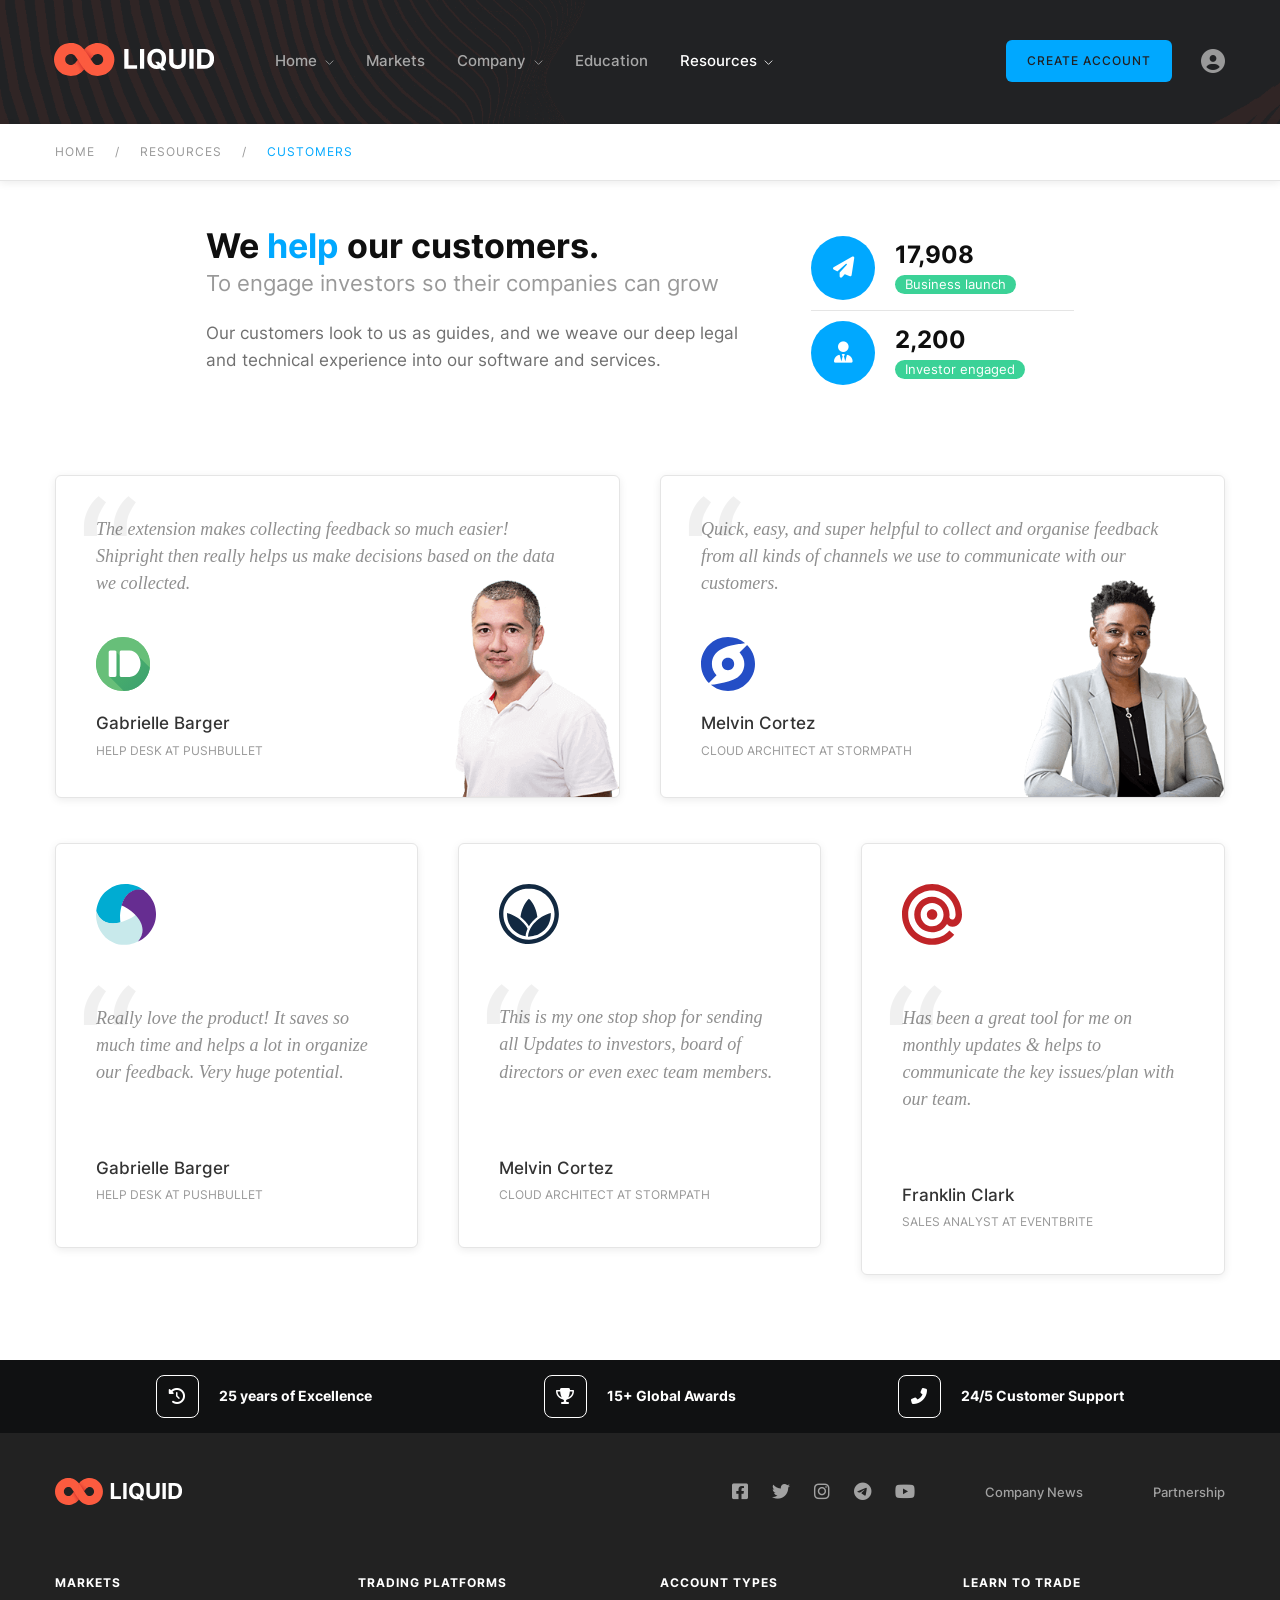
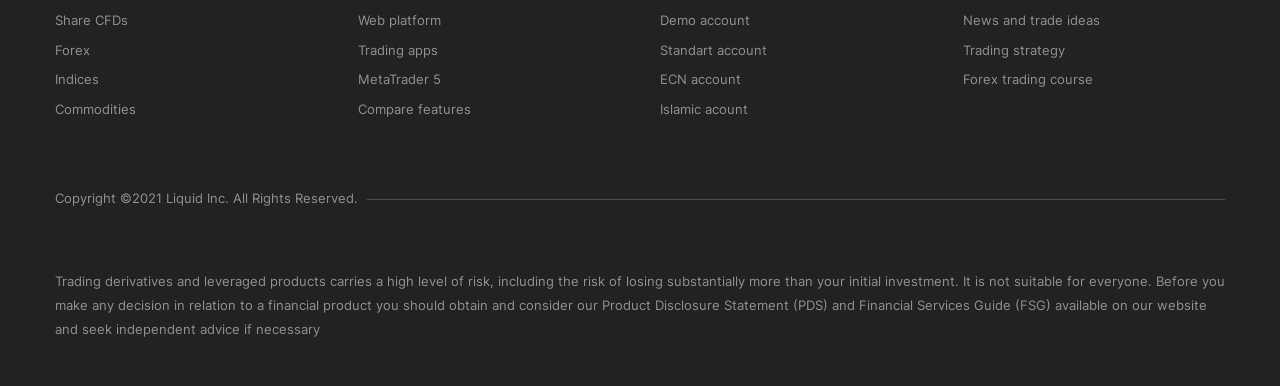
<file: customers.html>
<!doctype html>
<html lang="en">

<head>
    <!-- meta tags -->
    <meta charset="utf-8">
    <meta name="viewport" content="width=device-width, initial-scale=1">
    <meta name="description" content="Premium HTML5 Template by Indonez">
    <meta name="keywords" content="blockit, uikit3, indonez, handlebars, scss, javascript">
    <meta name="author" content="Indonez">
    <meta name="theme-color" content="#FC5B3F">
    <!-- preload assets -->
    <link rel="preload" href="fonts/fa-brands-400.woff2" as="font" type="font/woff2" crossorigin>
    <link rel="preload" href="fonts/fa-solid-900.woff2" as="font" type="font/woff2" crossorigin>
    <link rel="preload" href="fonts/inter-v12-latin-regular.woff2" as="font" type="font/woff2" crossorigin>
    <link rel="preload" href="fonts/inter-v12-latin-500.woff2" as="font" type="font/woff2" crossorigin>
    <link rel="preload" href="fonts/inter-v12-latin-700.woff2" as="font" type="font/woff2" crossorigin>
    <link rel="preload" href="css/style.css" as="style">
    <link rel="preload" href="js/vendors/uikit.min.js" as="script">
    <link rel="preload" href="js/utilities.min.js" as="script">
    <link rel="preload" href="js/config-theme.js" as="script">
    <!-- stylesheet -->
    <link rel="stylesheet" href="css/style.css">
    <!-- uikit -->
    <script src="js/vendors/uikit.min.js"></script>
    <!-- favicon -->
    <link rel="shortcut icon" href="img/favicon.ico" type="image/x-icon">
    <!-- touch icon -->
    <link rel="apple-touch-icon-precomposed" href="img/apple-touch-icon.png">
    <title>Customers - Liquid HTML5 Template</title>
</head>

<body>
    <!-- page loader begin -->
    <div class="page-loader">
        <div></div>
        <div></div>
        <div></div>
    </div>
    <!-- page loader end -->
    <!-- header begin -->
    <header>
        <div class="uk-section uk-padding-remove-vertical in-header-inner uk-background-cover uk-background-top-center" style="background-image: url(img/in-liquid-slide-bg.png);">
            <nav class="uk-navbar-container" data-uk-sticky="show-on-up: true; animation: uk-animation-slide-top;">
                <div class="uk-container" data-uk-navbar>
                    <div class="uk-navbar-left">
                        <a class="uk-navbar-item uk-logo" href="index.html">
                            <img src="img/user/header-logo-6ohuZh.svg" alt="logo" width="160" height="34">
                        </a>
                        <ul class="uk-navbar-nav uk-visible@m">
                            <li><a href="index.html">Home<span data-uk-navbar-parent-icon></span></a>
                                <div class="uk-navbar-dropdown">
                                    <ul class="uk-nav uk-navbar-dropdown-nav">
                                        <li><a href="homepage2.html">Homepage 2</a></li>
                                        <li><a href="homepage3.html">Homepage 3</a></li>
                                        <li><a href="homepage4.html">Homepage 4</a></li>
                                    </ul>
                                </div>
                            </li>
                            <li><a href="markets.html">Markets</a>
                            </li>
                            <li><a href="#">Company<span data-uk-navbar-parent-icon></span></a>
                                <div class="uk-navbar-dropdown">
                                    <ul class="uk-nav uk-navbar-dropdown-nav">
                                        <li><a href="about.html">About</a></li>
                                        <li><a href="blog.html">Blog</a></li>
                                        <li><a href="careers.html">Careers</a></li>
                                        <li><a href="contact.html">Contact</a></li>
                                    </ul>
                                </div>
                            </li>
                            <li><a href="education.html">Education</a>
                            </li>
                            <li><a href="#">Resources<span data-uk-navbar-parent-icon></span></a>
                                <div class="uk-navbar-dropdown uk-navbar-dropdown-width-2">
                                    <div class="uk-navbar-dropdown-grid uk-child-width-1-2" data-uk-grid>
                                        <div>
                                            <ul class="uk-nav uk-navbar-dropdown-nav">
                                                <li><a href="https://getuikit.com/docs/introduction">Documentation<i class="fas fa-square-arrow-up-right fa-sm"></i></a></li>
                                                <li><a href="help-center.html">Help Center</a></li>
                                                <li><a href="customers.html">Customers</a></li>
                                                <li><a href="roadmap.html">Roadmap</a></li>
                                                <li><a href="legal-docs.html">Legal Docs<i class="fas fa-gavel fa-sm"></i></a></li>
                                            </ul>
                                        </div>
                                        <div>
                                            <ul class="uk-nav uk-navbar-dropdown-nav">
                                                <li><a class="uk-disabled" href="#">Adipiscing elit sed do eiusmod incididunt ut labore dolore magna lorem ipsum sit dolor amet consectetur</a></li>
                                            </ul>
                                        </div>
                                    </div>
                                </div>
                            </li>
                        </ul>
                    </div>
                    <div class="uk-navbar-right">
                        <div class="uk-navbar-item uk-visible@m in-optional-nav">
                            <a href="#" class="uk-button uk-button-primary uk-border-rounded">Create account</a>
                            <a href="signin.html" class="uk-button uk-button-link">Sign in<i class="fas fa-user-circle"></i></a>
                        </div>
                    </div>
                </div>
            </nav>
        </div>  
    </header>
    <!-- header end -->
    <!-- breadcrumb content begin -->
    <div class="uk-section uk-padding-remove-vertical in-liquid-breadcrumb">
        <div class="uk-container">
            <div class="uk-grid">
                <div class="uk-width-1-1">
                    <ul class="uk-breadcrumb">
                        <li><a href="#">Home</a></li>
                    </ul>
                </div>
            </div>
        </div>
    </div>
    <!-- breadcrumb content end -->
    <main>
    <!-- section content begin -->
    <div class="uk-section">
        <div class="uk-container">
            <div class="uk-grid uk-flex uk-flex-center">
                <div class="uk-width-3-4@m">
                    <div data-uk-grid>
                        <div class="uk-width-1-2@s uk-width-2-3@m">
                            <h2 class="uk-margin-remove">We <span class="in-highlight">help</span> our customers.</h2>
                            <p class="uk-text-lead uk-text-muted uk-margin-remove">To engage investors so their companies can grow</p>
                          <p>Our customers look to us as guides, and we weave our deep legal and technical experience into our software and services.</p>
                        </div>
                        <div class="uk-width-1-2@s uk-width-expand@m">
                            <ul class="uk-list uk-list-divider uk-margin-small-top">
                                <li>
                                    <div class="uk-flex uk-flex-middle">
                                      <div class="in-icon-wrap circle primary-color uk-margin-right">
                                        <i class="fas fa-paper-plane fa-lg"></i>
                                      </div>
                                        <div>
                                            <h3 class="uk-margin-remove-bottom count" data-counter-end="35817">35817</h3>
                                            <span class="uk-label uk-label-success uk-text-small uk-border-pill">Business launch</span>
                                        </div>
                                    </div>
                                </li>
                                <li>
                                    <div class="uk-flex uk-flex-middle">
                                      <div class="in-icon-wrap circle primary-color uk-margin-right">
                                        <i class="fas fa-user-tie fa-lg"></i>
                                      </div>
                                        <div>
                                            <h3 class="uk-margin-remove-bottom count" data-counter-end="4400">4400</h3>
                                            <span class="uk-label uk-label-success uk-text-small uk-border-pill">Investor engaged</span>
                                        </div>
                                    </div>
                                </li>
                            </ul>
                        </div>
                    </div>
                </div>
            </div>
        </div>
    </div>
    <!-- section content end -->
    <!-- section content begin -->
    <div class="uk-section">
        <div class="uk-container">
            <div class="uk-grid uk-child-width-1-2@m in-testimonial-8" data-uk-grid>
                <div>
                    <div class="uk-card uk-card-default uk-box-shadow-small uk-border-rounded">
                        <img class="uk-position-bottom-right" src="img/blockit/in-testimoni-2.png" alt="client-testimoni" width="200">
                        <div class="uk-card-header">
                            <blockquote>
                                <p>The extension makes collecting feedback so much easier! Shipright then really helps us make decisions based on the data we collected.</p>
                            </blockquote>
                        </div>
                        <div class="uk-card-footer">
                            <img src="img/blockit/in-client-testi-1.svg" alt="client-logo" width="54">
                            <blockquote>
                                <footer>Gabrielle Barger<br><cite>Help Desk at pushbullet</cite></footer>
                            </blockquote>
                        </div>
                    </div>
                </div>
                <div>
                    <div class="uk-card uk-card-default uk-box-shadow-small uk-border-rounded">
                        <img class="uk-position-bottom-right" src="img/blockit/in-testimoni-3.png" alt="client-testimoni" width="200">
                        <div class="uk-card-header">
                            <blockquote>
                                <p>Quick, easy, and super helpful to collect and organise feedback from all kinds of channels we use to communicate with our customers.</p>
                            </blockquote>
                        </div>
                        <div class="uk-card-footer">
                            <img src="img/blockit/in-client-testi-2.svg" alt="client-logo" width="54">
                            <blockquote>
                                <footer>Melvin Cortez<br><cite>Cloud Architect at stormpath</cite></footer>
                            </blockquote>
                        </div>
                    </div>
                </div>
            </div>
        </div>
    </div>
    <!-- section content end -->
    <!-- section content begin -->
    <div class="uk-section uk-padding-remove-top">
        <div class="uk-container">
            <div class="uk-grid uk-child-width-1-3@m in-testimonial-7" data-uk-grid>
                <div>
                    <div class="uk-card uk-card-default uk-box-shadow-small uk-border-rounded">
                        <div class="uk-card-header">
                            <img src="img/blockit/in-client-testi-3.svg" alt="client-logo" width="60">
                        </div>
                        <div class="uk-card-body">
                            <blockquote>
                                <p>Really love the product! It saves so much time and helps a lot in organize our feedback. Very huge potential.</p>
                            </blockquote>
                        </div>
                        <div class="uk-card-footer">
                            <blockquote>
                                <footer>Gabrielle Barger<br><cite>Help Desk at pushbullet</cite></footer>
                            </blockquote>
                        </div>
                    </div>
                </div>
                <div>
                    <div class="uk-card uk-card-default uk-box-shadow-small uk-border-rounded">
                        <div class="uk-card-header">
                            <img src="img/blockit/in-client-testi-4.svg" alt="client-logo" width="60">
                        </div>
                        <div class="uk-card-body">
                            <blockquote>
                                <p>This is my one stop shop for sending all Updates to investors, board of directors or even exec team members.</p>
                            </blockquote>
                        </div>
                        <div class="uk-card-footer">
                            <blockquote>
                                <footer>Melvin Cortez<br><cite>Cloud Architect at stormpath</cite></footer>
                            </blockquote>
                        </div>
                    </div>
                </div>
                <div>
                    <div class="uk-card uk-card-default uk-box-shadow-small uk-border-rounded">
                        <div class="uk-card-header">
                            <img src="img/blockit/in-client-testi-5.svg" alt="client-logo" width="60">
                        </div>
                        <div class="uk-card-body">
                            <blockquote>
                                <p>Has been a great tool for me on monthly updates & helps to communicate the key issues/plan with our team.</p>
                            </blockquote>
                        </div>
                        <div class="uk-card-footer">
                            <blockquote>
                                <footer>Franklin Clark<br><cite>Sales Analyst at eventbrite</cite></footer>
                            </blockquote>
                        </div>
                    </div>
                </div>
            </div>
        </div>
    </div>
    <!-- section content end -->
    </main>
    <!-- footer begin -->
    <footer>
        <div class="uk-section uk-section-secondary in-footer-feature uk-margin-medium-top">
            <div class="uk-container">
                <div class="uk-grid uk-flex uk-flex-center">
                    <div class="uk-width-5-6@m">
                        <div class="uk-grid uk-grid-collapse uk-child-width-1-3@s" data-uk-grid="">
                            <div class="uk-flex uk-flex-middle">
                                <div class="in-icon-wrap uk-margin-right">
                                    <i class="fas fa-history"></i>
                                </div>
                                <div>
                                    <h6 class="uk-margin-remove">25 years of Excellence</h6>
                                </div>
                            </div>
                            <div class="uk-flex uk-flex-middle uk-flex-center@m">
                                <div class="in-icon-wrap uk-margin-right">
                                    <i class="fas fa-trophy"></i>
                                </div>
                                <div>
                                    <h6 class="uk-margin-remove">15+ Global Awards</h6>
                                </div>
                            </div>
                            <div class="uk-flex uk-flex-middle uk-flex-right@m">
                                <div class="in-icon-wrap uk-margin-right">
                                    <i class="fas fa-phone-alt"></i>
                                </div>
                                <div>
                                    <h6 class="uk-margin-remove">24/5 Customer Support</h6>
                                </div>
                            </div>
                        </div>
                    </div>
                </div>
            </div>
        </div>
        <div class="uk-section uk-background-secondary uk-light">
            <div class="uk-container uk-text-small">
                <div class="uk-child-width-1-2@m" data-uk-grid="">
                    <div class="in-footer-logo">
                        <img src="img/in-lazy.gif" data-src="img/in-logo.svg" alt="logo" width="127" height="27" data-uk-img="">
                    </div>
                    <div class="uk-flex uk-flex-right@m">
                        <!-- social media begin -->
                        <div class="uk-flex social-media-list">
                        <div><a href="https://www.facebook.com/indonez" class="color-facebook text-decoration-none"><i class="fab fa-facebook-square"></i> Facebook</a></div>
                        <div><a href="https://twitter.com/indonez_tw" class="color-twitter text-decoration-none"><i class="fab fa-twitter"></i> Twitter</a></div>
                        <div><a href="https://www.instagram.com/indonez_ig" class="color-instagram text-decoration-none"><i class="fab fa-instagram"></i> Instagram</a></div>
                        <div><a href="#some-link" class="color-telegram text-decoration-none"><i class="fab fa-telegram"></i> Telegram</a></div>
                        <div><a href="#some-link" class="color-youtube text-decoration-none"><i class="fab fa-youtube"></i> Youtube</a></div>
                        </div>
                        <!-- social media end -->
                        <a class="uk-button uk-button-text uk-margin-large-left uk-visible@m" href="#">Company News</a>
                        <a class="uk-button uk-button-text uk-margin-large-left uk-visible@m" href="#">Partnership</a>
                    </div>
                </div>
                <div class="uk-child-width-1-2@s uk-child-width-1-4@m uk-margin-large-top" data-uk-grid="">
                    <div>
                        <h5>Markets</h5>
                        <ul class="uk-list uk-link-text">
                            <li><a href="#">Share CFDs</a></li>
                            <li><a href="#">Forex</a></li>
                            <li><a href="#">Indices</a></li>
                            <li><a href="#">Commodities</a></li>
                        </ul>
                    </div>
                    <div>
                        <h5>Trading Platforms</h5>
                        <ul class="uk-list uk-link-text">
                            <li><a href="#">Web platform</a></li>
                            <li><a href="#">Trading apps</a></li>
                            <li><a href="#">MetaTrader 5</a></li>
                            <li><a href="#">Compare features</a></li>
                        </ul>
                    </div>
                    <div>
                        <h5>Account Types</h5>
                        <ul class="uk-list uk-link-text">
                            <li><a href="#">Demo account</a></li>
                            <li><a href="#">Standart account</a></li>
                            <li><a href="#">ECN account</a></li>
                            <li><a href="#">Islamic acount</a></li>
                        </ul>
                    </div>
                    <div>
                        <h5>Learn to Trade</h5>
                        <ul class="uk-list uk-link-text">
                            <li><a href="#">News and trade ideas</a></li>
                            <li><a href="#">Trading strategy</a></li>
                            <li><a href="#">Forex trading course</a></li>
                        </ul>
                    </div>
                </div>
                <div class="uk-grid uk-margin-large-top">
                    <div class="uk-width-1-1">
                        <p class="copyright-text uk-heading-line"><span>Copyright ©2021 Liquid Inc. All Rights Reserved.</span></p>
                        <p class="in-trading-risk">Trading derivatives and leveraged products carries a high level of risk, including the risk of losing substantially more than your initial investment. It
                            is not suitable for everyone. Before you make any decision in relation to a financial product you should obtain and consider our Product Disclosure Statement (PDS) and
                            Financial Services Guide (FSG) available on our website and seek independent advice if necessary</p>
                    </div>
                </div>
            </div>
        </div>
    </footer>
    <!-- footer end -->
    <!-- to top begin -->
    <a href="#" class="to-top uk-visible@m" data-uk-scroll>
        Top<i class="fas fa-chevron-up" ></i>
    </a>
    <!-- to top end -->
    <!-- javascript -->
    <script src="js/utilities.min.js"></script>
    <script src="js/config-theme.js"></script>
</body>

</html>
</file>
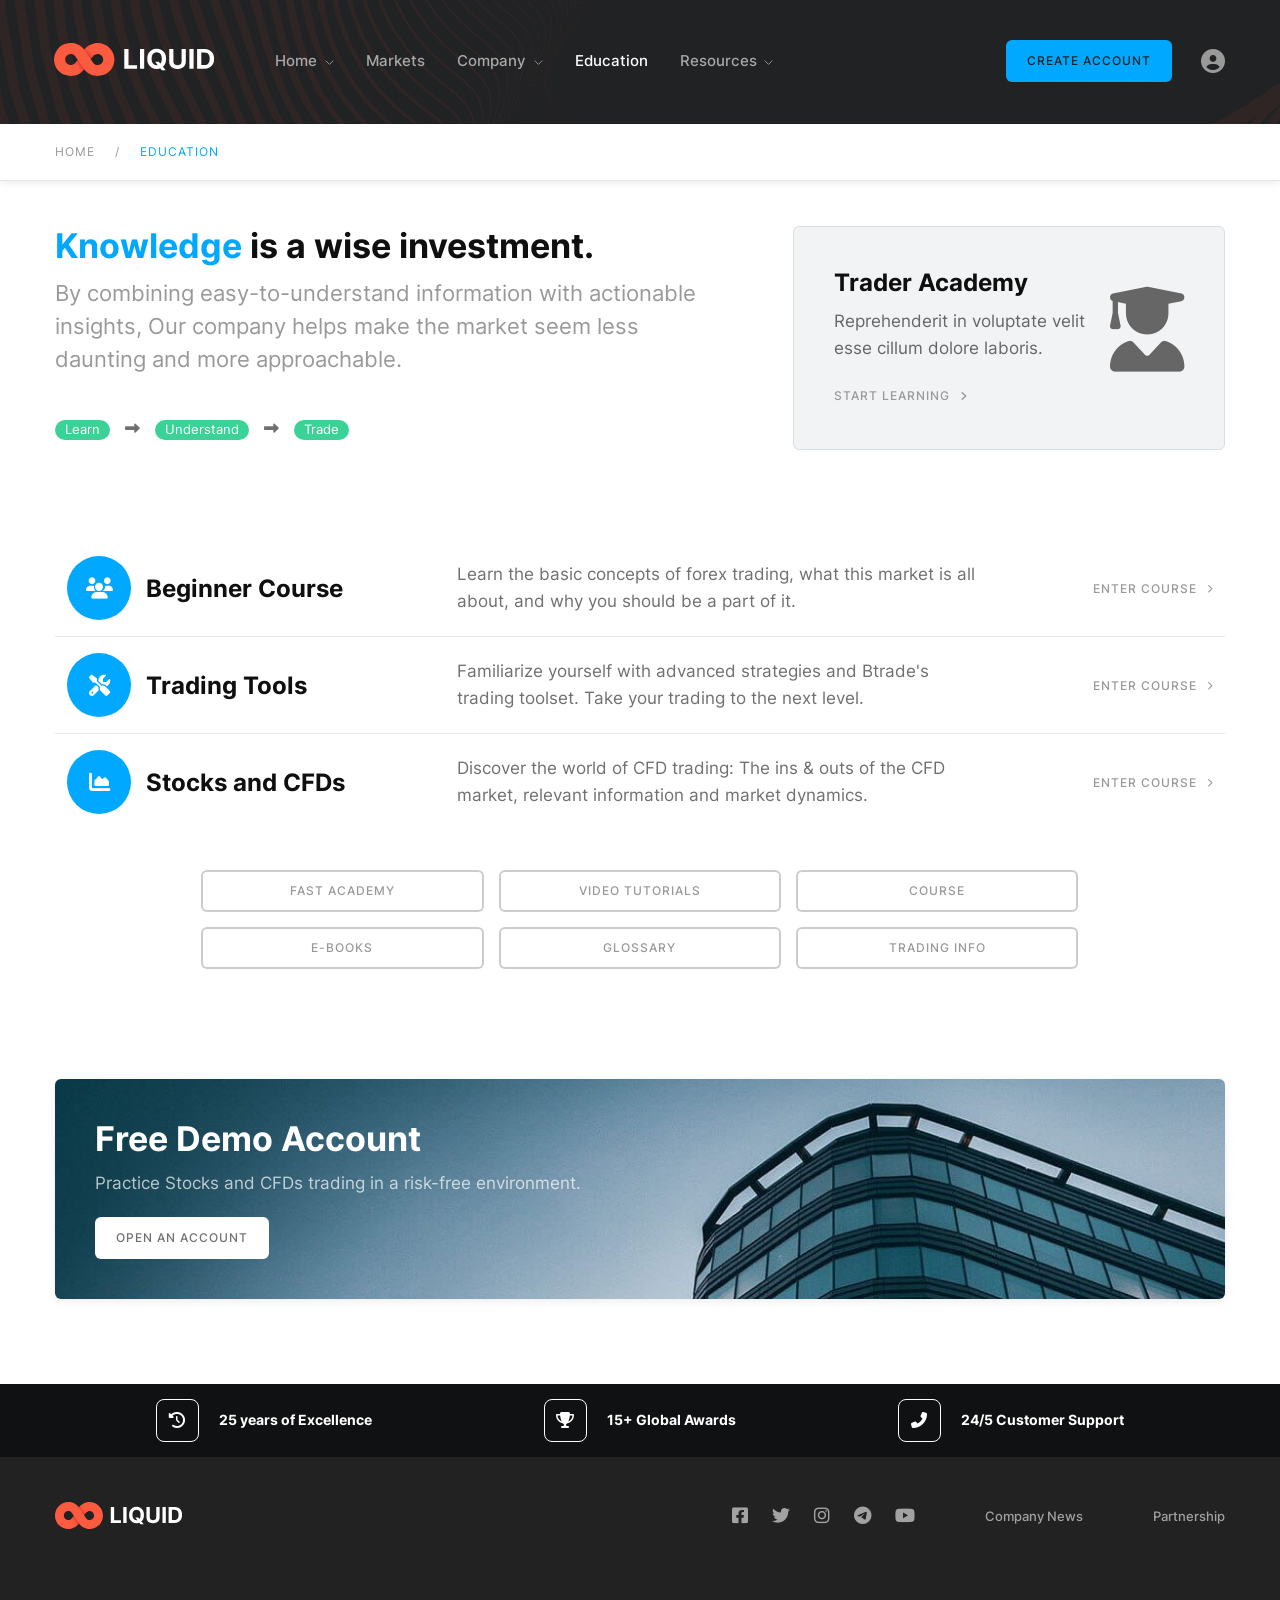
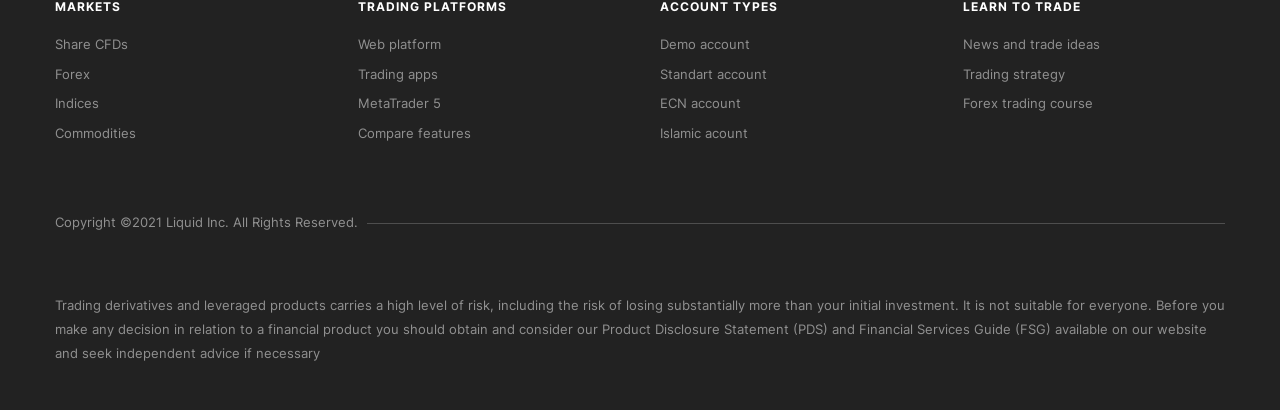
<file: education.html>
<!doctype html>
<html lang="en">

<head>
    <!-- meta tags -->
    <meta charset="utf-8">
    <meta name="viewport" content="width=device-width, initial-scale=1">
    <meta name="description" content="Premium HTML5 Template by Indonez">
    <meta name="keywords" content="blockit, uikit3, indonez, handlebars, scss, javascript">
    <meta name="author" content="Indonez">
    <meta name="theme-color" content="#FC5B3F">
    <!-- preload assets -->
    <link rel="preload" href="fonts/fa-brands-400.woff2" as="font" type="font/woff2" crossorigin>
    <link rel="preload" href="fonts/fa-solid-900.woff2" as="font" type="font/woff2" crossorigin>
    <link rel="preload" href="fonts/inter-v12-latin-regular.woff2" as="font" type="font/woff2" crossorigin>
    <link rel="preload" href="fonts/inter-v12-latin-500.woff2" as="font" type="font/woff2" crossorigin>
    <link rel="preload" href="fonts/inter-v12-latin-700.woff2" as="font" type="font/woff2" crossorigin>
    <link rel="preload" href="css/style.css" as="style">
    <link rel="preload" href="js/vendors/uikit.min.js" as="script">
    <link rel="preload" href="js/utilities.min.js" as="script">
    <link rel="preload" href="js/config-theme.js" as="script">
    <!-- stylesheet -->
    <link rel="stylesheet" href="css/style.css">
    <!-- uikit -->
    <script src="js/vendors/uikit.min.js"></script>
    <!-- favicon -->
    <link rel="shortcut icon" href="img/favicon.ico" type="image/x-icon">
    <!-- touch icon -->
    <link rel="apple-touch-icon-precomposed" href="img/apple-touch-icon.png">
    <title>Education - Liquid HTML5 Template</title>
</head>

<body>
    <!-- page loader begin -->
    <div class="page-loader">
        <div></div>
        <div></div>
        <div></div>
    </div>
    <!-- page loader end -->
    <!-- header begin -->
    <header>
        <div class="uk-section uk-padding-remove-vertical in-header-inner uk-background-cover uk-background-top-center" style="background-image: url(img/in-liquid-slide-bg.png);">
            <nav class="uk-navbar-container" data-uk-sticky="show-on-up: true; animation: uk-animation-slide-top;">
                <div class="uk-container" data-uk-navbar>
                    <div class="uk-navbar-left">
                        <a class="uk-navbar-item uk-logo" href="index.html">
                            <img src="img/user/header-logo-6ohuZh.svg" alt="logo" width="160" height="34">
                        </a>
                        <ul class="uk-navbar-nav uk-visible@m">
                            <li><a href="index.html">Home<span data-uk-navbar-parent-icon></span></a>
                                <div class="uk-navbar-dropdown">
                                    <ul class="uk-nav uk-navbar-dropdown-nav">
                                        <li><a href="homepage2.html">Homepage 2</a></li>
                                        <li><a href="homepage3.html">Homepage 3</a></li>
                                        <li><a href="homepage4.html">Homepage 4</a></li>
                                    </ul>
                                </div>
                            </li>
                            <li><a href="markets.html">Markets</a>
                            </li>
                            <li><a href="#">Company<span data-uk-navbar-parent-icon></span></a>
                                <div class="uk-navbar-dropdown">
                                    <ul class="uk-nav uk-navbar-dropdown-nav">
                                        <li><a href="about.html">About</a></li>
                                        <li><a href="blog.html">Blog</a></li>
                                        <li><a href="careers.html">Careers</a></li>
                                        <li><a href="contact.html">Contact</a></li>
                                    </ul>
                                </div>
                            </li>
                            <li><a href="education.html">Education</a>
                            </li>
                            <li><a href="#">Resources<span data-uk-navbar-parent-icon></span></a>
                                <div class="uk-navbar-dropdown uk-navbar-dropdown-width-2">
                                    <div class="uk-navbar-dropdown-grid uk-child-width-1-2" data-uk-grid>
                                        <div>
                                            <ul class="uk-nav uk-navbar-dropdown-nav">
                                                <li><a href="https://getuikit.com/docs/introduction">Documentation<i class="fas fa-square-arrow-up-right fa-sm"></i></a></li>
                                                <li><a href="help-center.html">Help Center</a></li>
                                                <li><a href="customers.html">Customers</a></li>
                                                <li><a href="roadmap.html">Roadmap</a></li>
                                                <li><a href="legal-docs.html">Legal Docs<i class="fas fa-gavel fa-sm"></i></a></li>
                                            </ul>
                                        </div>
                                        <div>
                                            <ul class="uk-nav uk-navbar-dropdown-nav">
                                                <li><a class="uk-disabled" href="#">Adipiscing elit sed do eiusmod incididunt ut labore dolore magna lorem ipsum sit dolor amet consectetur</a></li>
                                            </ul>
                                        </div>
                                    </div>
                                </div>
                            </li>
                        </ul>
                    </div>
                    <div class="uk-navbar-right">
                        <div class="uk-navbar-item uk-visible@m in-optional-nav">
                            <a href="#" class="uk-button uk-button-primary uk-border-rounded">Create account</a>
                            <a href="signin.html" class="uk-button uk-button-link">Sign in<i class="fas fa-user-circle"></i></a>
                        </div>
                    </div>
                </div>
            </nav>
        </div>  
    </header>
    <!-- header end -->
    <!-- breadcrumb content begin -->
    <div class="uk-section uk-padding-remove-vertical in-liquid-breadcrumb">
        <div class="uk-container">
            <div class="uk-grid">
                <div class="uk-width-1-1">
                    <ul class="uk-breadcrumb">
                        <li><a href="#">Home</a></li>
                    </ul>
                </div>
            </div>
        </div>
    </div>
    <!-- breadcrumb content end -->
    <main>
    <!-- section content begin -->
    <div class="uk-section">
        <div class="uk-container">
            <div class="uk-grid uk-grid-large" data-uk-grid>
                <div class="uk-width-3-5@m">
                  <h2 class="uk-margin-small-bottom"><span class="in-highlight">Knowledge</span> is a wise investment.</h2>
                    <p class="uk-text-lead uk-text-muted uk-margin-remove-top uk-margin-medium-bottom">By combining easy-to-understand information with actionable insights, Our company helps make the market seem less daunting and more approachable.</p>
                    <span class="uk-label uk-label-success uk-text-small uk-border-pill">Learn</span>
                    <i class="fas fa-long-arrow-alt-right fa-sm uk-margin-small-left uk-margin-small-right"></i>
                    <span class="uk-label uk-label-success uk-text-small uk-border-pill">Understand</span>
                    <i class="fas fa-long-arrow-alt-right fa-sm uk-margin-small-left uk-margin-small-right"></i>
                    <span class="uk-label uk-label-success uk-text-small uk-border-pill">Trade</span>         
                </div>
                <div class="uk-width-2-5@m">
                    <div class="uk-card uk-card-default uk-card-body uk-border-rounded">                    
                        <div class="uk-grid uk-grid-small">
                            <div class="uk-width-expand@m">
                                <h3 class="uk-margin-remove-bottom">Trader Academy</h3>
                                <p class="uk-margin-small-top">Reprehenderit in voluptate velit esse cillum dolore laboris.</p>
                                <a class="uk-button uk-button-text uk-border-rounded" href="#">Start Learning<i class="fas fa-angle-right uk-margin-small-left"></i></a>
                            </div>
                            <div class="uk-width-auto@m uk-visible@m">
                                <div class="in-icon-wrapper transparent uk-margin-top">
                                    <i class="fas fa-user-graduate fa-5x"></i>
                                </div>
                            </div>
                        </div>
                    </div>
                </div>
            </div>
        </div>
    </div>
    <!-- section content end -->
    <!-- section content begin -->
    <div class="uk-section">
        <div class="uk-container">
            <div class="uk-grid">
                <div class="uk-width-1-1">
                    <table class="uk-table uk-table-middle uk-table-divider uk-table-responsive">
                        <tbody>
                            <tr>
                                <td class="uk-width-1-3@m">
                                    <div class="uk-grid uk-grid-small uk-flex uk-flex-middle">
                                        <div class="uk-width-auto">
                                          <div class="in-icon-wrap circle primary-color">
                                            <i class="fas fa-users fa-lg"></i>
                                          </div>
                                        </div>
                                        <div class="uk-width-expand">
                                            <h3>Beginner Course</h3>
                                        </div>
                                    </div>
                                </td>
                                <td>Learn the basic concepts of forex trading, what this market is all about, and why you should be a part of it.</td>
                                <td class="uk-width-1-5@m uk-text-right@m">
                                    <a href="#" class="uk-button uk-button-text">Enter Course<i class="fas fa-chevron-right fa-xs uk-margin-small-left"></i></a>
                                </td>
                            </tr>
                            <tr>
                                <td class="uk-width-1-3@m">
                                    <div class="uk-grid uk-grid-small uk-flex uk-flex-middle">
                                        <div class="uk-width-auto">
                                          <div class="in-icon-wrap circle primary-color">
                                            <i class="fas fa-tools fa-lg"></i>
                                            </div>
                                        </div>
                                        <div class="uk-width-expand">
                                            <h3>Trading Tools</h3>
                                        </div>
                                    </div>
                                </td>
                                <td>Familiarize yourself with advanced strategies and Btrade's trading toolset. Take your trading to the next level.</td>
                                <td class="uk-width-1-5@m uk-text-right@m">
                                    <a href="#" class="uk-button uk-button-text">Enter Course<i class="fas fa-chevron-right fa-xs uk-margin-small-left"></i></a>
                                </td>
                            </tr>
                            <tr>
                                <td class="uk-width-1-3@m">
                                    <div class="uk-grid uk-grid-small uk-flex uk-flex-middle">
                                        <div class="uk-width-auto">
                                          <div class="in-icon-wrap circle primary-color">
                                            <i class="fas fa-chart-area fa-lg"></i>
                                            </div>
                                        </div>
                                        <div class="uk-width-expand">
                                            <h3>Stocks and CFDs</h3>
                                        </div>
                                    </div>
                                </td>
                                <td>Discover the world of CFD trading: The ins & outs of the CFD market, relevant information and market dynamics.</td>
                                <td class="uk-width-1-5@m uk-text-right@m">
                                    <a href="#" class="uk-button uk-button-text">Enter Course<i class="fas fa-chevron-right fa-xs uk-margin-small-left"></i></a>
                                </td>
                            </tr>
                        </tbody>
                    </table>
                    <div class="uk-flex uk-flex-center uk-margin-medium-top uk-margin-bottom">
                        <div class="uk-width-3-4@m">
                            <div class="uk-grid-small uk-child-width-1-3@m uk-child-width-1-2@s" data-uk-grid>
                                <div>
                                    <a class="uk-button uk-button-default uk-border-rounded uk-width-expand" href="#">Fast Academy</a>
                                </div>
                                <div>
                                    <a class="uk-button uk-button-default uk-border-rounded uk-width-expand" href="#">Video Tutorials</a>
                                </div>
                                <div>
                                    <a class="uk-button uk-button-default uk-border-rounded uk-width-expand" href="#">Course</a>
                                </div>
                                <div>
                                    <a class="uk-button uk-button-default uk-border-rounded uk-width-expand" href="#">E-Books</a>
                                </div>
                                <div class="uk-visible@m">
                                    <a class="uk-button uk-button-default uk-border-rounded uk-width-expand" href="#">Glossary</a>
                                </div>
                                <div class="uk-visible@m">
                                    <a class="uk-button uk-button-default uk-border-rounded uk-width-expand" href="#">Trading Info</a>
                                </div>
                            </div>
                        </div>
                    </div>
                </div>
            </div>
        </div>
    </div>
    <!-- section content end -->
    <!-- section content begin -->
    <div class="uk-section">
        <div class="uk-container">
            <div class="uk-grid">
                <div class="uk-width-1-1">
                    <div class="uk-card uk-card-primary uk-box-shadow-small uk-border-rounded uk-background-cover" style="background-image: url(img/blockit/in-card-background-1.jpg);">
                        <div class="uk-card-body">
                            <h2 class="uk-margin-remove-bottom">Free Demo Account</h2>
                            <p class="uk-margin-small-top">Practice Stocks and CFDs trading in a risk-free environment.</p>
                            <a class="uk-button uk-button-primary uk-border-rounded" href="#">Open an Account</a>
                        </div>
                    </div>
                </div>
            </div>
        </div>
    </div>
    <!-- section content end -->
    </main>
    <!-- footer begin -->
    <footer>
        <div class="uk-section uk-section-secondary in-footer-feature uk-margin-medium-top">
            <div class="uk-container">
                <div class="uk-grid uk-flex uk-flex-center">
                    <div class="uk-width-5-6@m">
                        <div class="uk-grid uk-grid-collapse uk-child-width-1-3@s" data-uk-grid="">
                            <div class="uk-flex uk-flex-middle">
                                <div class="in-icon-wrap uk-margin-right">
                                    <i class="fas fa-history"></i>
                                </div>
                                <div>
                                    <h6 class="uk-margin-remove">25 years of Excellence</h6>
                                </div>
                            </div>
                            <div class="uk-flex uk-flex-middle uk-flex-center@m">
                                <div class="in-icon-wrap uk-margin-right">
                                    <i class="fas fa-trophy"></i>
                                </div>
                                <div>
                                    <h6 class="uk-margin-remove">15+ Global Awards</h6>
                                </div>
                            </div>
                            <div class="uk-flex uk-flex-middle uk-flex-right@m">
                                <div class="in-icon-wrap uk-margin-right">
                                    <i class="fas fa-phone-alt"></i>
                                </div>
                                <div>
                                    <h6 class="uk-margin-remove">24/5 Customer Support</h6>
                                </div>
                            </div>
                        </div>
                    </div>
                </div>
            </div>
        </div>
        <div class="uk-section uk-background-secondary uk-light">
            <div class="uk-container uk-text-small">
                <div class="uk-child-width-1-2@m" data-uk-grid="">
                    <div class="in-footer-logo">
                        <img src="img/in-lazy.gif" data-src="img/in-logo.svg" alt="logo" width="127" height="27" data-uk-img="">
                    </div>
                    <div class="uk-flex uk-flex-right@m">
                        <!-- social media begin -->
                        <div class="uk-flex social-media-list">
                        <div><a href="https://www.facebook.com/indonez" class="color-facebook text-decoration-none"><i class="fab fa-facebook-square"></i> Facebook</a></div>
                        <div><a href="https://twitter.com/indonez_tw" class="color-twitter text-decoration-none"><i class="fab fa-twitter"></i> Twitter</a></div>
                        <div><a href="https://www.instagram.com/indonez_ig" class="color-instagram text-decoration-none"><i class="fab fa-instagram"></i> Instagram</a></div>
                        <div><a href="#some-link" class="color-telegram text-decoration-none"><i class="fab fa-telegram"></i> Telegram</a></div>
                        <div><a href="#some-link" class="color-youtube text-decoration-none"><i class="fab fa-youtube"></i> Youtube</a></div>
                        </div>
                        <!-- social media end -->
                        <a class="uk-button uk-button-text uk-margin-large-left uk-visible@m" href="#">Company News</a>
                        <a class="uk-button uk-button-text uk-margin-large-left uk-visible@m" href="#">Partnership</a>
                    </div>
                </div>
                <div class="uk-child-width-1-2@s uk-child-width-1-4@m uk-margin-large-top" data-uk-grid="">
                    <div>
                        <h5>Markets</h5>
                        <ul class="uk-list uk-link-text">
                            <li><a href="#">Share CFDs</a></li>
                            <li><a href="#">Forex</a></li>
                            <li><a href="#">Indices</a></li>
                            <li><a href="#">Commodities</a></li>
                        </ul>
                    </div>
                    <div>
                        <h5>Trading Platforms</h5>
                        <ul class="uk-list uk-link-text">
                            <li><a href="#">Web platform</a></li>
                            <li><a href="#">Trading apps</a></li>
                            <li><a href="#">MetaTrader 5</a></li>
                            <li><a href="#">Compare features</a></li>
                        </ul>
                    </div>
                    <div>
                        <h5>Account Types</h5>
                        <ul class="uk-list uk-link-text">
                            <li><a href="#">Demo account</a></li>
                            <li><a href="#">Standart account</a></li>
                            <li><a href="#">ECN account</a></li>
                            <li><a href="#">Islamic acount</a></li>
                        </ul>
                    </div>
                    <div>
                        <h5>Learn to Trade</h5>
                        <ul class="uk-list uk-link-text">
                            <li><a href="#">News and trade ideas</a></li>
                            <li><a href="#">Trading strategy</a></li>
                            <li><a href="#">Forex trading course</a></li>
                        </ul>
                    </div>
                </div>
                <div class="uk-grid uk-margin-large-top">
                    <div class="uk-width-1-1">
                        <p class="copyright-text uk-heading-line"><span>Copyright ©2021 Liquid Inc. All Rights Reserved.</span></p>
                        <p class="in-trading-risk">Trading derivatives and leveraged products carries a high level of risk, including the risk of losing substantially more than your initial investment. It
                            is not suitable for everyone. Before you make any decision in relation to a financial product you should obtain and consider our Product Disclosure Statement (PDS) and
                            Financial Services Guide (FSG) available on our website and seek independent advice if necessary</p>
                    </div>
                </div>
            </div>
        </div>
    </footer>
    <!-- footer end -->
    <!-- to top begin -->
    <a href="#" class="to-top uk-visible@m" data-uk-scroll>
        Top<i class="fas fa-chevron-up" ></i>
    </a>
    <!-- to top end -->
    <!-- javascript -->
    <script src="js/utilities.min.js"></script>
    <script src="js/config-theme.js"></script>
</body>

</html>
</file>
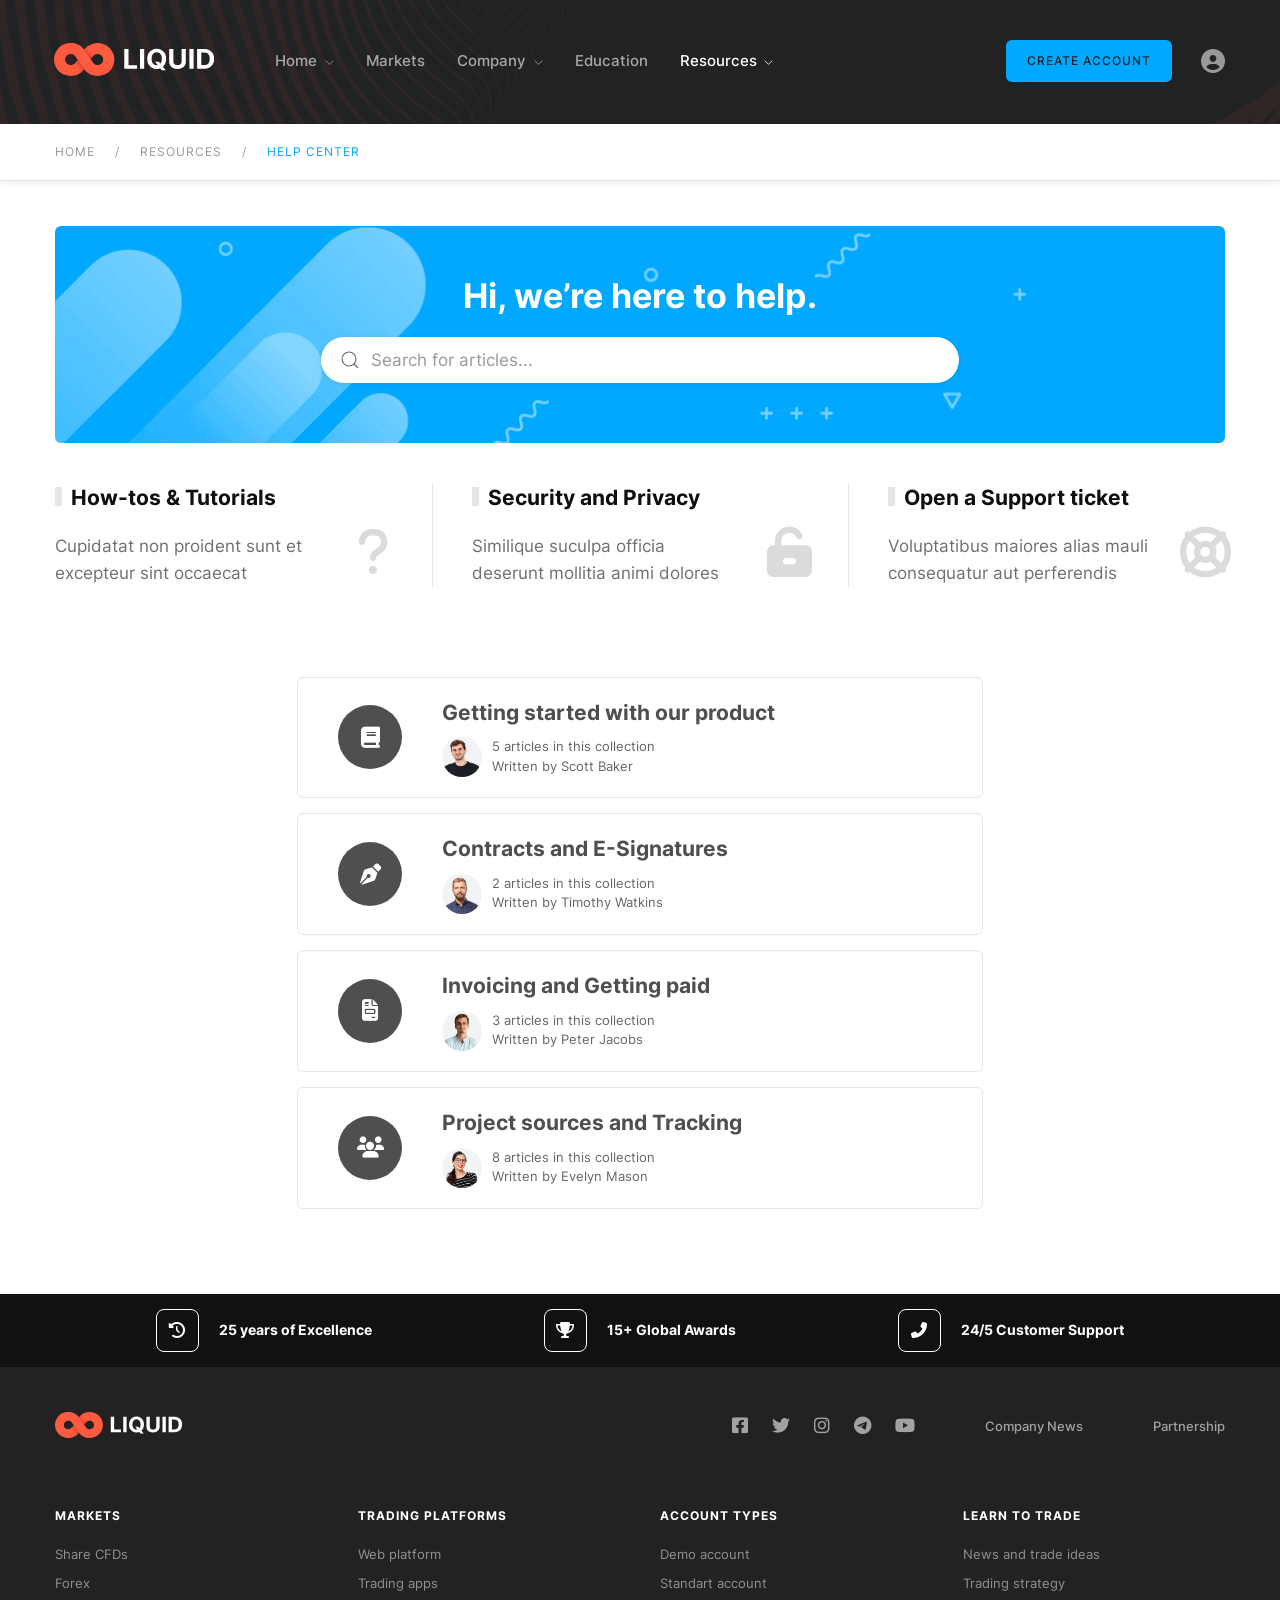
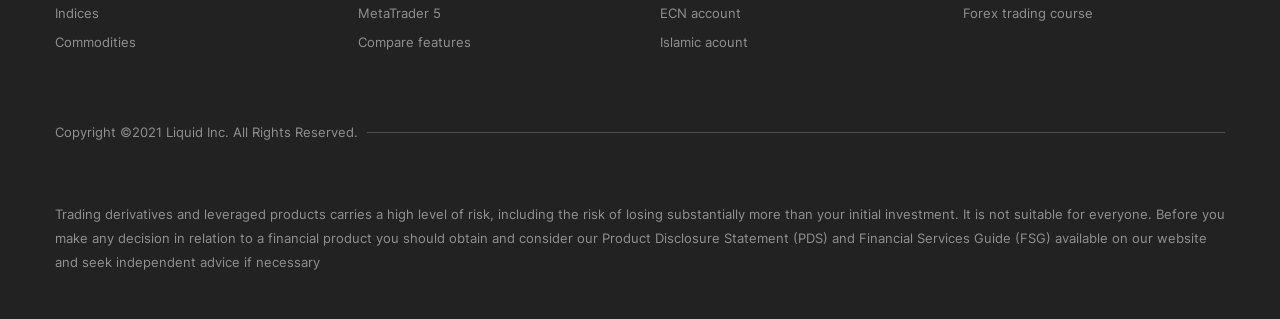
<file: help-center.html>
<!doctype html>
<html lang="en">

<head>
    <!-- meta tags -->
    <meta charset="utf-8">
    <meta name="viewport" content="width=device-width, initial-scale=1">
    <meta name="description" content="Premium HTML5 Template by Indonez">
    <meta name="keywords" content="blockit, uikit3, indonez, handlebars, scss, javascript">
    <meta name="author" content="Indonez">
    <meta name="theme-color" content="#FC5B3F">
    <!-- preload assets -->
    <link rel="preload" href="fonts/fa-brands-400.woff2" as="font" type="font/woff2" crossorigin>
    <link rel="preload" href="fonts/fa-solid-900.woff2" as="font" type="font/woff2" crossorigin>
    <link rel="preload" href="fonts/inter-v12-latin-regular.woff2" as="font" type="font/woff2" crossorigin>
    <link rel="preload" href="fonts/inter-v12-latin-500.woff2" as="font" type="font/woff2" crossorigin>
    <link rel="preload" href="fonts/inter-v12-latin-700.woff2" as="font" type="font/woff2" crossorigin>
    <link rel="preload" href="css/style.css" as="style">
    <link rel="preload" href="js/vendors/uikit.min.js" as="script">
    <link rel="preload" href="js/utilities.min.js" as="script">
    <link rel="preload" href="js/config-theme.js" as="script">
    <!-- stylesheet -->
    <link rel="stylesheet" href="css/style.css">
    <!-- uikit -->
    <script src="js/vendors/uikit.min.js"></script>
    <!-- favicon -->
    <link rel="shortcut icon" href="img/favicon.ico" type="image/x-icon">
    <!-- touch icon -->
    <link rel="apple-touch-icon-precomposed" href="img/apple-touch-icon.png">
    <title>Help center - Liquid HTML5 Template</title>
</head>

<body>
    <!-- page loader begin -->
    <div class="page-loader">
        <div></div>
        <div></div>
        <div></div>
    </div>
    <!-- page loader end -->
    <!-- header begin -->
    <header>
        <div class="uk-section uk-padding-remove-vertical in-header-inner uk-background-cover uk-background-top-center" style="background-image: url(img/in-liquid-slide-bg.png);">
            <nav class="uk-navbar-container" data-uk-sticky="show-on-up: true; animation: uk-animation-slide-top;">
                <div class="uk-container" data-uk-navbar>
                    <div class="uk-navbar-left">
                        <a class="uk-navbar-item uk-logo" href="index.html">
                            <img src="img/user/header-logo-6ohuZh.svg" alt="logo" width="160" height="34">
                        </a>
                        <ul class="uk-navbar-nav uk-visible@m">
                            <li><a href="index.html">Home<span data-uk-navbar-parent-icon></span></a>
                                <div class="uk-navbar-dropdown">
                                    <ul class="uk-nav uk-navbar-dropdown-nav">
                                        <li><a href="homepage2.html">Homepage 2</a></li>
                                        <li><a href="homepage3.html">Homepage 3</a></li>
                                        <li><a href="homepage4.html">Homepage 4</a></li>
                                    </ul>
                                </div>
                            </li>
                            <li><a href="markets.html">Markets</a>
                            </li>
                            <li><a href="#">Company<span data-uk-navbar-parent-icon></span></a>
                                <div class="uk-navbar-dropdown">
                                    <ul class="uk-nav uk-navbar-dropdown-nav">
                                        <li><a href="about.html">About</a></li>
                                        <li><a href="blog.html">Blog</a></li>
                                        <li><a href="careers.html">Careers</a></li>
                                        <li><a href="contact.html">Contact</a></li>
                                    </ul>
                                </div>
                            </li>
                            <li><a href="education.html">Education</a>
                            </li>
                            <li><a href="#">Resources<span data-uk-navbar-parent-icon></span></a>
                                <div class="uk-navbar-dropdown uk-navbar-dropdown-width-2">
                                    <div class="uk-navbar-dropdown-grid uk-child-width-1-2" data-uk-grid>
                                        <div>
                                            <ul class="uk-nav uk-navbar-dropdown-nav">
                                                <li><a href="https://getuikit.com/docs/introduction">Documentation<i class="fas fa-square-arrow-up-right fa-sm"></i></a></li>
                                                <li><a href="help-center.html">Help Center</a></li>
                                                <li><a href="customers.html">Customers</a></li>
                                                <li><a href="roadmap.html">Roadmap</a></li>
                                                <li><a href="legal-docs.html">Legal Docs<i class="fas fa-gavel fa-sm"></i></a></li>
                                            </ul>
                                        </div>
                                        <div>
                                            <ul class="uk-nav uk-navbar-dropdown-nav">
                                                <li><a class="uk-disabled" href="#">Adipiscing elit sed do eiusmod incididunt ut labore dolore magna lorem ipsum sit dolor amet consectetur</a></li>
                                            </ul>
                                        </div>
                                    </div>
                                </div>
                            </li>
                        </ul>
                    </div>
                    <div class="uk-navbar-right">
                        <div class="uk-navbar-item uk-visible@m in-optional-nav">
                            <a href="#" class="uk-button uk-button-primary uk-border-rounded">Create account</a>
                            <a href="signin.html" class="uk-button uk-button-link">Sign in<i class="fas fa-user-circle"></i></a>
                        </div>
                    </div>
                </div>
            </nav>
        </div>  
    </header>
    <!-- header end -->
    <!-- breadcrumb content begin -->
    <div class="uk-section uk-padding-remove-vertical in-liquid-breadcrumb">
        <div class="uk-container">
            <div class="uk-grid">
                <div class="uk-width-1-1">
                    <ul class="uk-breadcrumb">
                        <li><a href="#">Home</a></li>
                    </ul>
                </div>
            </div>
        </div>
    </div>
    <!-- breadcrumb content end -->
    <main>
    <!-- section content begin -->
    <div class="uk-section">
        <div class="uk-container">
            <div class="uk-grid">
                <div class="uk-width-1-1 in-content-10">
                    <div class="uk-card uk-card-primary uk-card-body uk-border-rounded uk-background-bottom-left uk-background-contain" style="background-image: url(img/blockit/in-content-10-image.png);">                    
                        <div class="uk-grid uk-flex uk-flex-center">
                            <div class="uk-width-3-5@m uk-text-center">                            
                                <h2 class="uk-margin-small-top">Hi, we’re here to help.</h2>
                                <form class="uk-search uk-search-default uk-width-1-1 uk-margin-bottom">
                                    <span data-uk-search-icon></span>
                                    <input class="uk-search-input uk-border-pill" type="search" placeholder="Search for articles...">
                                </form>
                            </div>
                        </div>
                    </div>
                    <div class="uk-grid-divider uk-child-width-1-3@m uk-child-width-1-2@s uk-margin-medium-top" data-uk-grid>
                        <div>
                            <h4 class="uk-heading-bullet"><a class="uk-link-text uk-text-decoration-none" href="#">How-tos & Tutorials</a></h4>
                            <div class="uk-grid uk-grid-small" data-uk-grid>                        
                                <div class="uk-width-expand@m">
                                    <p>Cupidatat non proident sunt et excepteur sint occaecat</p>
                                </div>
                                <div class="uk-width-auto@m">
                                  <div class="in-icon-wrap small transparent uk-margin-left">
                                    <i class="fas fa-question fa-3x"></i>
                                  </div>
                                </div>
                            </div>
                        </div>
                        <div class="uk-visible@m">
                            <h4 class="uk-heading-bullet"><a class="uk-link-text uk-text-decoration-none" href="#">Security and Privacy</a></h4>
                            <div class="uk-grid uk-grid-small" data-uk-grid>                        
                                <div class="uk-width-expand@m">
                                    <p>Similique suculpa officia deserunt mollitia animi dolores</p>
                                </div>
                                <div class="uk-width-auto@m">
                                  <div class="in-icon-wrap small transparent uk-margin-left">
                                    <i class="fas fa-unlock-alt fa-3x"></i>
                                  </div>
                                </div>
                            </div>
                        </div>
                        <div>
                            <h4 class="uk-heading-bullet"><a class="uk-link-text uk-text-decoration-none" href="#">Open a Support ticket</a></h4>
                            <div class="uk-grid uk-grid-small" data-uk-grid>                        
                                <div class="uk-width-expand@m">
                                    <p>Voluptatibus maiores alias mauli consequatur aut perferendis</p>
                                </div>
                                <div class="uk-width-auto@m">
                                  <div class="in-icon-wrap small transparent uk-margin-left">
                                    <i class="fas fa-life-ring fa-3x"></i>
                                  </div>
                                </div>
                            </div>
                        </div>
                    </div>
                </div>
            </div>
        </div>
    </div>
    <!-- section content end -->
    <!-- section content begin -->
    <div class="uk-section">
        <div class="uk-container">
            <div class="uk-grid uk-flex uk-flex-center">
                <div class="uk-width-3-5@m">
                    <div class="uk-grid-small uk-grid-match uk-child-width-1-2@s uk-child-width-1-1@m in-content-11" data-uk-grid>
                        <div>
                            <a href="#" class="uk-card uk-card-small uk-card-default uk-card-body uk-border-rounded uk-display-block">
                                <div class="uk-grid" data-uk-grid>
                                    <div class="uk-width-auto@m uk-flex uk-flex-middle">
                                      <div class="in-icon-wrap circle in-margin-remove-left@s uk-margin-left">
                                        <i class="fas fa-book fa-lg"></i>
                                      </div>
                                    </div>
                                    <div class="uk-width-expand@m in-margin-top-10@s">
                                        <h4 class="uk-margin-small-bottom">Getting started with our product</h4>
                                        <img class="uk-border-pill uk-background-muted uk-float-left uk-margin-remove-adjacent uk-margin-small-right" src="img/blockit/in-team-7.png" width="40" height="40" alt="author-image">
                                        <p class="uk-text-small uk-margin-remove-bottom">5 articles in this collection</p>
                                        <p class="uk-text-small uk-margin-remove-top">Written by Scott Baker</p>
                                    </div>
                                </div>
                            </a>
                        </div>
                        <div>
                            <a href="#" class="uk-card uk-card-small uk-card-default uk-card-body uk-border-rounded uk-display-block">
                                <div class="uk-grid" data-uk-grid>
                                    <div class="uk-width-auto@m uk-flex uk-flex-middle">
                                     <div class="in-icon-wrap circle in-margin-remove-left@s uk-margin-left">
                                        <i class="fas fa-pen-nib fa-lg"></i>
                                      </div>
                                    </div>
                                    <div class="uk-width-expand@m in-margin-top-10@s">
                                        <h4 class="uk-margin-small-bottom">Contracts and E-Signatures</h4>
                                        <img class="uk-border-pill uk-background-muted uk-float-left uk-margin-remove-adjacent uk-margin-small-right" src="img/blockit/in-team-8.png" width="40" height="40" alt="author-image">
                                        <p class="uk-text-small uk-margin-remove-bottom">2 articles in this collection</p>
                                        <p class="uk-text-small uk-margin-remove-top">Written by Timothy Watkins</p>
                                    </div>
                                </div>
                            </a>
                        </div>
                        <div>
                            <a href="#" class="uk-card uk-card-small uk-card-default uk-card-body uk-border-rounded uk-display-block">
                                <div class="uk-grid" data-uk-grid>
                                    <div class="uk-width-auto@m uk-flex uk-flex-middle">
                                    <div class="in-icon-wrap circle in-margin-remove-left@s uk-margin-left">
                                        <i class="fas fa-file-invoice fa-lg"></i>
                                      </div>
                                    </div>
                                    <div class="uk-width-expand@m in-margin-top-10@s">
                                        <h4 class="uk-margin-small-bottom">Invoicing and Getting paid</h4>
                                        <img class="uk-border-pill uk-background-muted uk-float-left uk-margin-remove-adjacent uk-margin-small-right" src="img/blockit/in-team-6.png" width="40" height="40" alt="author-image">
                                        <p class="uk-text-small uk-margin-remove-bottom">3 articles in this collection</p>
                                        <p class="uk-text-small uk-margin-remove-top">Written by Peter Jacobs</p>
                                    </div>
                                </div>
                            </a>
                        </div>
                        <div>
                            <a href="#" class="uk-card uk-card-small uk-card-default uk-card-body uk-border-rounded uk-display-block">
                                <div class="uk-grid" data-uk-grid>
                                    <div class="uk-width-auto@m uk-flex uk-flex-middle">
                                      <div class="in-icon-wrap circle in-margin-remove-left@s uk-margin-left">
                                        <i class="fas fa-users fa-lg"></i>
                                      </div>
                                    </div>
                                    <div class="uk-width-expand@m in-margin-top-10@s">
                                        <h4 class="uk-margin-small-bottom">Project sources and Tracking</h4>
                                        <img class="uk-border-pill uk-background-muted uk-float-left uk-margin-remove-adjacent uk-margin-small-right" src="img/blockit/in-team-3.png" width="40" height="40" alt="author-image">
                                        <p class="uk-text-small uk-margin-remove-bottom">8 articles in this collection</p>
                                        <p class="uk-text-small uk-margin-remove-top">Written by Evelyn Mason</p>
                                    </div>
                                </div>
                            </a>
                        </div>
                    </div>
                </div>
            </div>
        </div>
    </div>
    <!-- section content end -->
    </main>
    <!-- footer begin -->
    <footer>
        <div class="uk-section uk-section-secondary in-footer-feature uk-margin-medium-top">
            <div class="uk-container">
                <div class="uk-grid uk-flex uk-flex-center">
                    <div class="uk-width-5-6@m">
                        <div class="uk-grid uk-grid-collapse uk-child-width-1-3@s" data-uk-grid="">
                            <div class="uk-flex uk-flex-middle">
                                <div class="in-icon-wrap uk-margin-right">
                                    <i class="fas fa-history"></i>
                                </div>
                                <div>
                                    <h6 class="uk-margin-remove">25 years of Excellence</h6>
                                </div>
                            </div>
                            <div class="uk-flex uk-flex-middle uk-flex-center@m">
                                <div class="in-icon-wrap uk-margin-right">
                                    <i class="fas fa-trophy"></i>
                                </div>
                                <div>
                                    <h6 class="uk-margin-remove">15+ Global Awards</h6>
                                </div>
                            </div>
                            <div class="uk-flex uk-flex-middle uk-flex-right@m">
                                <div class="in-icon-wrap uk-margin-right">
                                    <i class="fas fa-phone-alt"></i>
                                </div>
                                <div>
                                    <h6 class="uk-margin-remove">24/5 Customer Support</h6>
                                </div>
                            </div>
                        </div>
                    </div>
                </div>
            </div>
        </div>
        <div class="uk-section uk-background-secondary uk-light">
            <div class="uk-container uk-text-small">
                <div class="uk-child-width-1-2@m" data-uk-grid="">
                    <div class="in-footer-logo">
                        <img src="img/in-lazy.gif" data-src="img/in-logo.svg" alt="logo" width="127" height="27" data-uk-img="">
                    </div>
                    <div class="uk-flex uk-flex-right@m">
                        <!-- social media begin -->
                        <div class="uk-flex social-media-list">
                        <div><a href="https://www.facebook.com/indonez" class="color-facebook text-decoration-none"><i class="fab fa-facebook-square"></i> Facebook</a></div>
                        <div><a href="https://twitter.com/indonez_tw" class="color-twitter text-decoration-none"><i class="fab fa-twitter"></i> Twitter</a></div>
                        <div><a href="https://www.instagram.com/indonez_ig" class="color-instagram text-decoration-none"><i class="fab fa-instagram"></i> Instagram</a></div>
                        <div><a href="#some-link" class="color-telegram text-decoration-none"><i class="fab fa-telegram"></i> Telegram</a></div>
                        <div><a href="#some-link" class="color-youtube text-decoration-none"><i class="fab fa-youtube"></i> Youtube</a></div>
                        </div>
                        <!-- social media end -->
                        <a class="uk-button uk-button-text uk-margin-large-left uk-visible@m" href="#">Company News</a>
                        <a class="uk-button uk-button-text uk-margin-large-left uk-visible@m" href="#">Partnership</a>
                    </div>
                </div>
                <div class="uk-child-width-1-2@s uk-child-width-1-4@m uk-margin-large-top" data-uk-grid="">
                    <div>
                        <h5>Markets</h5>
                        <ul class="uk-list uk-link-text">
                            <li><a href="#">Share CFDs</a></li>
                            <li><a href="#">Forex</a></li>
                            <li><a href="#">Indices</a></li>
                            <li><a href="#">Commodities</a></li>
                        </ul>
                    </div>
                    <div>
                        <h5>Trading Platforms</h5>
                        <ul class="uk-list uk-link-text">
                            <li><a href="#">Web platform</a></li>
                            <li><a href="#">Trading apps</a></li>
                            <li><a href="#">MetaTrader 5</a></li>
                            <li><a href="#">Compare features</a></li>
                        </ul>
                    </div>
                    <div>
                        <h5>Account Types</h5>
                        <ul class="uk-list uk-link-text">
                            <li><a href="#">Demo account</a></li>
                            <li><a href="#">Standart account</a></li>
                            <li><a href="#">ECN account</a></li>
                            <li><a href="#">Islamic acount</a></li>
                        </ul>
                    </div>
                    <div>
                        <h5>Learn to Trade</h5>
                        <ul class="uk-list uk-link-text">
                            <li><a href="#">News and trade ideas</a></li>
                            <li><a href="#">Trading strategy</a></li>
                            <li><a href="#">Forex trading course</a></li>
                        </ul>
                    </div>
                </div>
                <div class="uk-grid uk-margin-large-top">
                    <div class="uk-width-1-1">
                        <p class="copyright-text uk-heading-line"><span>Copyright ©2021 Liquid Inc. All Rights Reserved.</span></p>
                        <p class="in-trading-risk">Trading derivatives and leveraged products carries a high level of risk, including the risk of losing substantially more than your initial investment. It
                            is not suitable for everyone. Before you make any decision in relation to a financial product you should obtain and consider our Product Disclosure Statement (PDS) and
                            Financial Services Guide (FSG) available on our website and seek independent advice if necessary</p>
                    </div>
                </div>
            </div>
        </div>
    </footer>
    <!-- footer end -->
    <!-- to top begin -->
    <a href="#" class="to-top uk-visible@m" data-uk-scroll>
        Top<i class="fas fa-chevron-up" ></i>
    </a>
    <!-- to top end -->
    <!-- javascript -->
    <script src="js/utilities.min.js"></script>
    <script src="js/config-theme.js"></script>
</body>

</html>
</file>
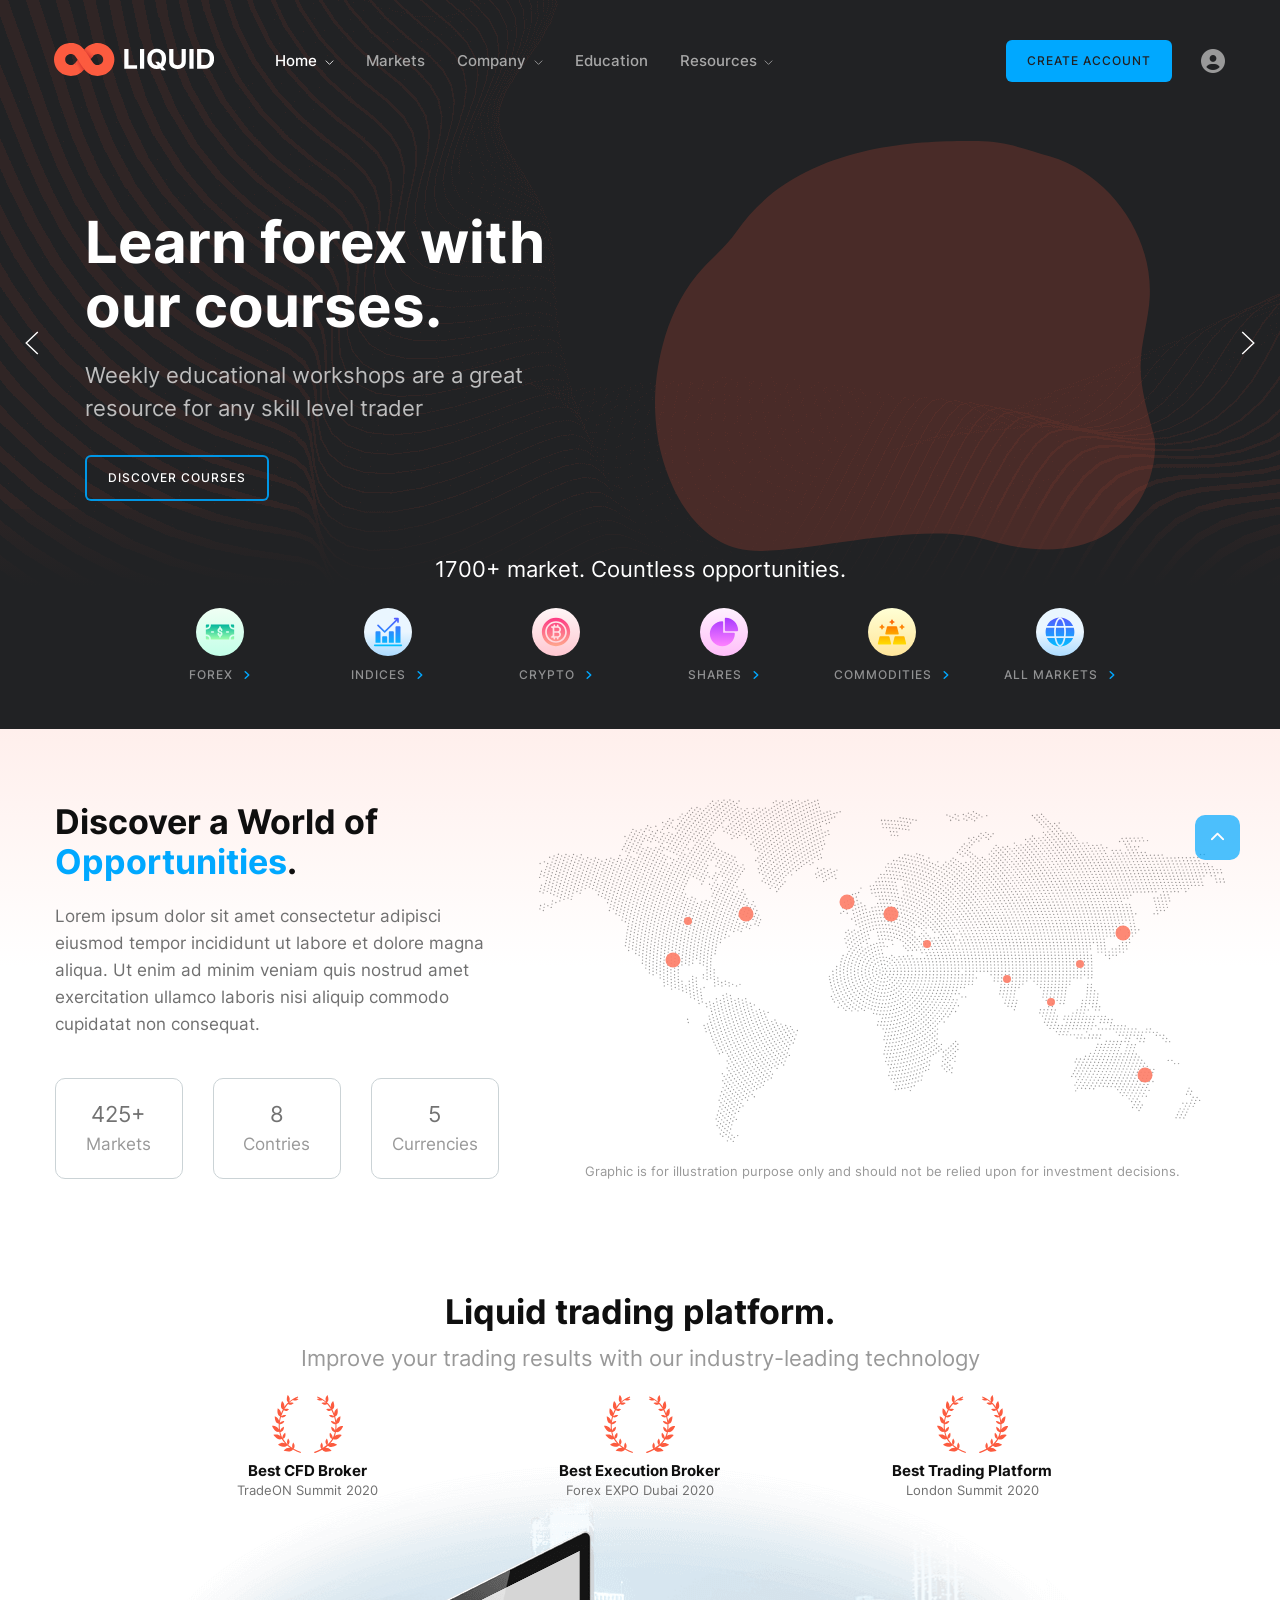
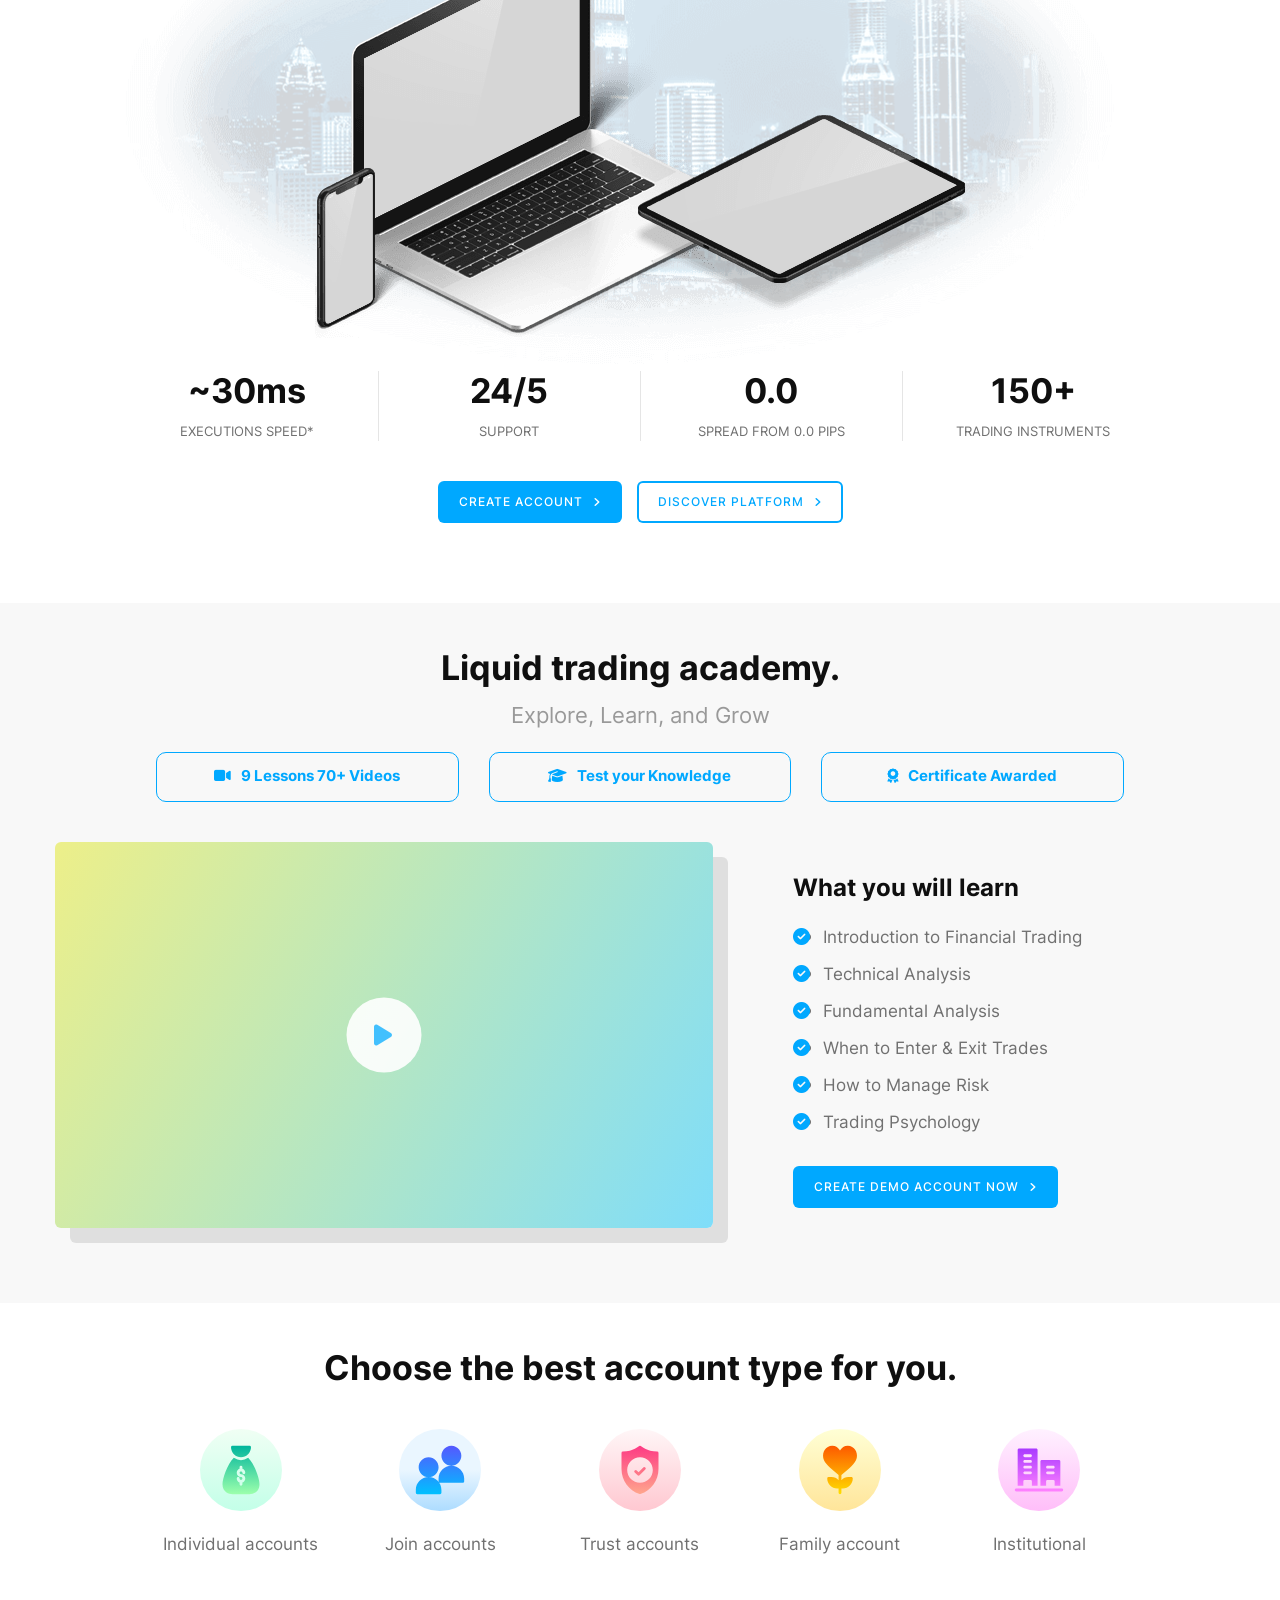
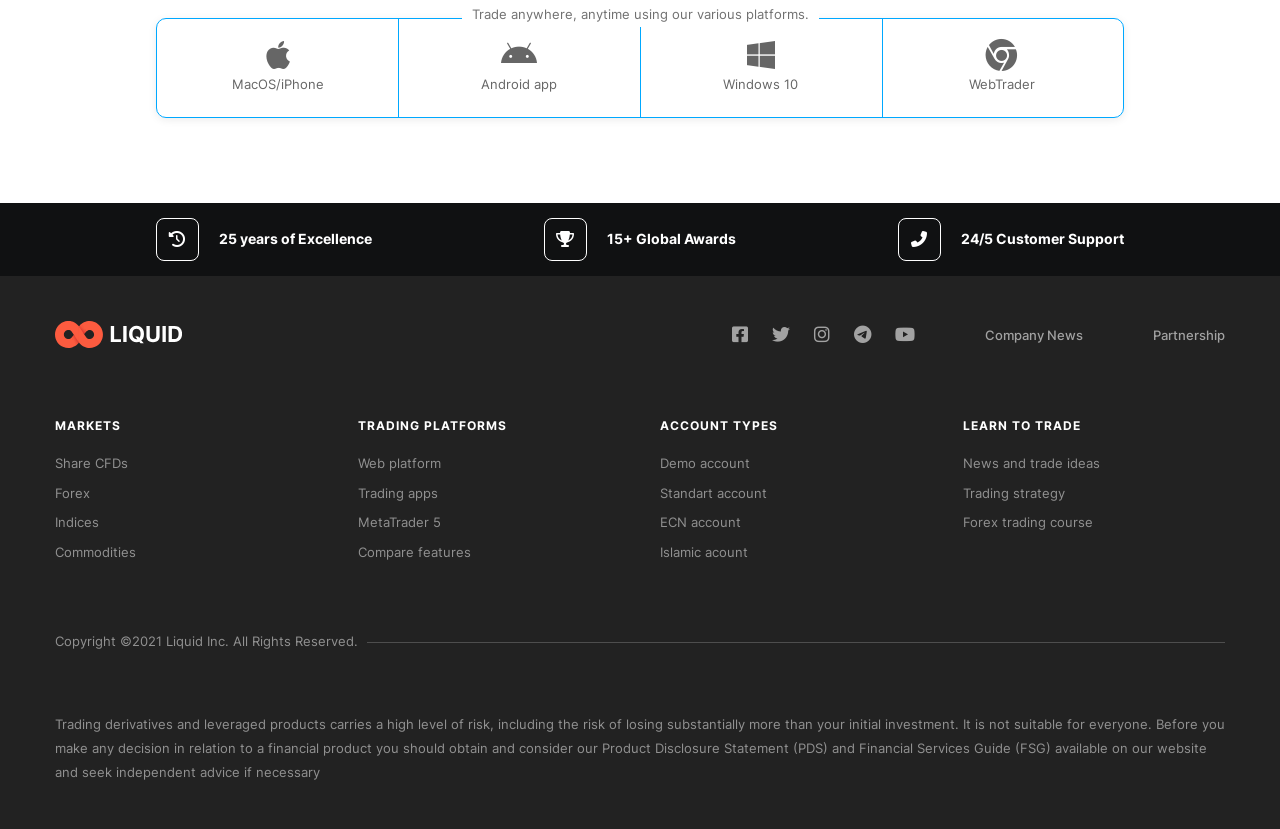
<file: homepage2.html>
<!doctype html>
<html lang="en">

<head>
    <!-- meta tags -->
    <meta charset="utf-8">
    <meta name="viewport" content="width=device-width, initial-scale=1">
    <meta name="description" content="Premium HTML5 Template by Indonez">
    <meta name="keywords" content="blockit, uikit3, indonez, handlebars, scss, javascript">
    <meta name="author" content="Indonez">
    <meta name="theme-color" content="#FC5B3F">
    <!-- preload assets -->
    <link rel="preload" href="fonts/fa-brands-400.woff2" as="font" type="font/woff2" crossorigin>
    <link rel="preload" href="fonts/fa-solid-900.woff2" as="font" type="font/woff2" crossorigin>
    <link rel="preload" href="fonts/inter-v12-latin-regular.woff2" as="font" type="font/woff2" crossorigin>
    <link rel="preload" href="fonts/inter-v12-latin-500.woff2" as="font" type="font/woff2" crossorigin>
    <link rel="preload" href="fonts/inter-v12-latin-700.woff2" as="font" type="font/woff2" crossorigin>
    <link rel="preload" href="css/style.css" as="style">
    <link rel="preload" href="js/vendors/uikit.min.js" as="script">
    <link rel="preload" href="js/utilities.min.js" as="script">
    <link rel="preload" href="js/config-theme.js" as="script">
    <!-- stylesheet -->
    <link rel="stylesheet" href="css/style.css">
    <!-- uikit -->
    <script src="js/vendors/uikit.min.js"></script>
    <!-- favicon -->
    <link rel="shortcut icon" href="img/favicon.ico" type="image/x-icon">
    <!-- touch icon -->
    <link rel="apple-touch-icon-precomposed" href="img/apple-touch-icon.png">
    <title>Homepage 2 - Liquid HTML5 Template</title>
</head>

<body>
    <!-- page loader begin -->
    <div class="page-loader">
        <div></div>
        <div></div>
        <div></div>
    </div>
    <!-- page loader end -->
    <!-- header begin -->
    <header>
        <div class="uk-section uk-padding-remove-vertical">
            <nav class="uk-navbar-container" data-uk-sticky="show-on-up: true; animation: uk-animation-slide-top;">
                <div class="uk-container" data-uk-navbar>
                    <div class="uk-navbar-left">
                        <a class="uk-navbar-item uk-logo" href="index.html">
                            <img src="img/user/header-logo-6ohuZh.svg" alt="logo" width="160" height="34">
                        </a>
                        <ul class="uk-navbar-nav uk-visible@m">
                            <li><a href="index.html">Home<span data-uk-navbar-parent-icon></span></a>
                                <div class="uk-navbar-dropdown">
                                    <ul class="uk-nav uk-navbar-dropdown-nav">
                                        <li><a href="homepage2.html">Homepage 2</a></li>
                                        <li><a href="homepage3.html">Homepage 3</a></li>
                                        <li><a href="homepage4.html">Homepage 4</a></li>
                                    </ul>
                                </div>
                            </li>
                            <li><a href="markets.html">Markets</a>
                            </li>
                            <li><a href="#">Company<span data-uk-navbar-parent-icon></span></a>
                                <div class="uk-navbar-dropdown">
                                    <ul class="uk-nav uk-navbar-dropdown-nav">
                                        <li><a href="about.html">About</a></li>
                                        <li><a href="blog.html">Blog</a></li>
                                        <li><a href="careers.html">Careers</a></li>
                                        <li><a href="contact.html">Contact</a></li>
                                    </ul>
                                </div>
                            </li>
                            <li><a href="education.html">Education</a>
                            </li>
                            <li><a href="#">Resources<span data-uk-navbar-parent-icon></span></a>
                                <div class="uk-navbar-dropdown uk-navbar-dropdown-width-2">
                                    <div class="uk-navbar-dropdown-grid uk-child-width-1-2" data-uk-grid>
                                        <div>
                                            <ul class="uk-nav uk-navbar-dropdown-nav">
                                                <li><a href="https://getuikit.com/docs/introduction">Documentation<i class="fas fa-square-arrow-up-right fa-sm"></i></a></li>
                                                <li><a href="help-center.html">Help Center</a></li>
                                                <li><a href="customers.html">Customers</a></li>
                                                <li><a href="roadmap.html">Roadmap</a></li>
                                                <li><a href="legal-docs.html">Legal Docs<i class="fas fa-gavel fa-sm"></i></a></li>
                                            </ul>
                                        </div>
                                        <div>
                                            <ul class="uk-nav uk-navbar-dropdown-nav">
                                                <li><a class="uk-disabled" href="#">Adipiscing elit sed do eiusmod incididunt ut labore dolore magna lorem ipsum sit dolor amet consectetur</a></li>
                                            </ul>
                                        </div>
                                    </div>
                                </div>
                            </li>
                        </ul>
                    </div>
                    <div class="uk-navbar-right">
                        <div class="uk-navbar-item uk-visible@m in-optional-nav">
                            <a href="#" class="uk-button uk-button-primary uk-border-rounded">Create account</a>
                            <a href="signin.html" class="uk-button uk-button-link">Sign in<i class="fas fa-user-circle"></i></a>
                        </div>
                    </div>
                </div>
            </nav>
        </div>  
    </header>
    <!-- header end -->
    <main>
    <!-- slideshow content begin -->
    <div class="uk-section uk-padding-remove-vertical">
        <div class="uk-light in-slideshow uk-background-cover uk-background-top-center" style="background-image: url(img/in-liquid-slide-bg.png);" data-uk-slideshow>
            <ul class="uk-slideshow-items">
                <li>
        <div class="uk-container">
            <div class="uk-grid-medium uk-grid" data-uk-grid="">
                <div class="uk-width-1-2@s uk-first-column">
                    <div class="uk-overlay">
                        <h1>Learn forex with our courses.</h1>
                        <p class="uk-text-lead uk-visible@m">Weekly educational workshops are a great resource for any skill level trader</p>
                        <a href="#" class="uk-button uk-button-default uk-border-rounded uk-visible@s">Discover courses</a>
                    </div>
                </div>
                <div class="uk-width-1-2@s">
                    <img class="in-slide-img" src="img/in-lazy.gif" data-src="img/in-liquid-slide-3.svg" alt="image-slide" width="500" height="400"
                        data-uk-img="">
                </div>
            </div>
        </div>
    </li> <li>
        <div class="uk-container">
            <div class="uk-grid-medium uk-grid" data-uk-grid="">
                <div class="uk-width-1-2@s uk-first-column">
                    <div class="uk-overlay">
                        <h1>Award-winning trading platforms.</h1>
                        <p class="uk-text-lead uk-visible@m">Explore endless trading opportunities with tight spreads and no commission</p>
                        <a href="#" class="uk-button uk-button-default uk-border-rounded uk-visible@s">Discover platform</a>
                    </div>
                </div>
                <div class="uk-width-1-2@s">
                    <img class="in-slide-img" src="img/in-lazy.gif" data-src="img/in-liquid-slide-4.svg" alt="image-slide" width="500" height="400"
                        data-uk-img="">
                </div>
            </div>
        </div>
    </li>
            </ul>
            <a class="uk-position-center-left uk-position-small uk-hidden-hover" href="#" data-uk-slidenav-previous data-uk-slideshow-item="previous"></a>
            <a class="uk-position-center-right uk-position-small uk-hidden-hover" href="#" data-uk-slidenav-next data-uk-slideshow-item="next"></a>
            <div class="uk-section uk-padding-remove-vertical in-slideshow-features uk-visible@m">
                <div class="uk-container">
                    <div class="uk-grid uk-flex uk-flex-center">
                        <div class="uk-width-5-6@m">
                            <div class="uk-grid uk-child-width-1-6@m uk-text-center" data-uk-grid>
                                <div class="uk-width-1-1">
                                    <p class="uk-text-lead">1700+ market. Countless opportunities.</p>
                                </div>
                                <div class="slide-icons-1">
                                    <img src="img/in-lazy.gif" data-src="img/in-liquid-icon-5.svg" alt="sample-icon" width="48" height="48" data-uk-img>
                                    <a class="uk-button uk-button-link uk-align-center" href="#">Forex<i class="fas fa-angle-right uk-margin-small-left"></i></a>
                                </div>
                                <div class="slide-icons-1">
                                    <img src="img/in-lazy.gif" data-src="img/in-liquid-icon-6.svg" alt="sample-icon" width="48" height="48" data-uk-img>
                                    <a class="uk-button uk-button-link uk-align-center" href="#">Indices<i class="fas fa-angle-right uk-margin-small-left"></i></a>
                                </div>
                                <div class="slide-icons-1">
                                    <img src="img/in-lazy.gif" data-src="img/in-liquid-icon-7.svg" alt="sample-icon" width="48" height="48" data-uk-img>
                                    <a class="uk-button uk-button-link uk-align-center" href="#">Crypto<i class="fas fa-angle-right uk-margin-small-left"></i></a>
                                </div>
                                <div class="slide-icons-1">
                                    <img src="img/in-lazy.gif" data-src="img/in-liquid-icon-8.svg" alt="sample-icon" width="48" height="48" data-uk-img>
                                    <a class="uk-button uk-button-link uk-align-center" href="#">Shares<i class="fas fa-angle-right uk-margin-small-left"></i></a>
                                </div>
                                <div class="slide-icons-1">
                                    <img src="img/in-lazy.gif" data-src="img/in-liquid-icon-9.svg" alt="sample-icon" width="48" height="48" data-uk-img>
                                    <a class="uk-button uk-button-link uk-align-center" href="#">Commodities<i class="fas fa-angle-right uk-margin-small-left"></i></a>
                                </div>
                                <div class="slide-icons-1">
                                    <img src="img/in-lazy.gif" data-src="img/in-liquid-icon-10.svg" alt="sample-icon" width="48" height="48" data-uk-img>
                                    <a class="uk-button uk-button-link uk-align-center" href="#">All Markets<i class="fas fa-angle-right uk-margin-small-left"></i></a>
                                </div>
                            </div>
                        </div>
                    </div>
                </div>
            </div>
        </div>
    </div>
    <!-- slideshow content end -->
    <!-- section content begin -->
    <div class="uk-section in-liquid-6">
        <div class="uk-container">
            <div class="uk-grid uk-flex uk-flex-middle" data-uk-grid>
                <div class="uk-width-expand@m">
                    <h2>Discover a World of <span class="in-highlight">Opportunities</span>.</h2>
                    <p>Lorem ipsum dolor sit amet consectetur adipisci eiusmod tempor incididunt ut labore et dolore magna aliqua. Ut enim ad minim veniam quis nostrud amet exercitation ullamco laboris nisi aliquip commodo cupidatat non consequat.</p>
                    <div class="uk-grid-medium uk-child-width-1-3@s uk-child-width-1-3@m uk-margin-medium" data-uk-grid>
                        <div>
                            <div class="in-count-wrap">
                                <p class="uk-text-lead uk-margin-remove-bottom count" data-counter-end="1700" data-counter-append="+">0+</p>
                                <p class="uk-text-muted uk-margin-remove-top">Markets</p>
                            </div>
                        </div>
                        <div>
                            <div class="in-count-wrap">
                                <p class="uk-text-lead uk-margin-remove-bottom count" data-counter-end="33">0</p>
                                <p class="uk-text-muted uk-margin-remove-top">Contries</p>
                            </div>
                        </div>
                        <div>
                            <div class="in-count-wrap">
                                <p class="uk-text-lead uk-margin-remove-bottom count" data-counter-end="23">0</p>
                                <p class="uk-text-muted uk-margin-remove-top">Currencies</p>
                            </div>
                        </div>
                    </div>
                </div>
                <div class="uk-width-3-5@m uk-inline uk-dark">
                    <img src="img/in-lazy.gif" data-src="img/in-liquid-object-4.svg" alt="sample-image" width="686" height="343" data-uk-img>
                    <span class="uk-position-absolute uk-transform-center dot-pulse one" style="left: 24%; top: 42%"></span>
                    <span class="uk-position-absolute uk-transform-center dot-pulse two" style="left: 26%; top: 32%"></span>
                    <span class="uk-position-absolute uk-transform-center dot-pulse one" style="left: 34%; top: 30%"></span>
                    <span class="uk-position-absolute uk-transform-center dot-pulse one" style="left: 48%; top: 27%"></span>
                    <span class="uk-position-absolute uk-transform-center dot-pulse one" style="left: 54%; top: 30%"></span>
                    <span class="uk-position-absolute uk-transform-center dot-pulse two" style="left: 70%; top: 47%"></span>
                    <span class="uk-position-absolute uk-transform-center dot-pulse two" style="left: 59%; top: 38%"></span>
                    <span class="uk-position-absolute uk-transform-center dot-pulse two" style="left: 76%; top: 53%"></span>
                    <span class="uk-position-absolute uk-transform-center dot-pulse one" style="left: 86%; top: 35%"></span>
                    <span class="uk-position-absolute uk-transform-center dot-pulse two" style="left: 80%; top: 43%"></span>
                    <span class="uk-position-absolute uk-transform-center dot-pulse one" style="left: 89%; top: 72%"></span>
                    <p class="uk-text-small uk-text-muted uk-text-center uk-margin-top">Graphic is for illustration purpose only and should not be relied upon for investment decisions.</p>
                </div>
            </div>
        </div>
    </div>
    <!-- section content end -->
    <!-- section content begin -->
    <div class="uk-section in-liquid-7 in-offset-top-10">
        <div class="uk-container">
            <div class="uk-grid uk-flex uk-flex-center">
                <div class="uk-width-5-6@m uk-background-contain uk-background-center-center" style="background-image: url(img/in-liquid-7-bg.png);" data-uk-img>
                    <div class="uk-text-center">
                        <h2 class="uk-margin-remove">Liquid trading platform.</h2>
                        <p class="uk-text-lead uk-text-muted uk-margin-small-top">Improve your trading results with our industry-leading technology</p>
                    </div>
                    <div class="uk-grid-medium uk-child-width-1-3@s uk-child-width-1-3@m uk-text-center uk-margin-top" data-uk-grid>
                        <div>
                            <img src="img/in-lazy.gif" data-src="img/in-liquid-award.svg" alt="wave-award" width="71" height="58" data-uk-img>
                            <h6 class="uk-margin-small-top uk-margin-remove-bottom">Best CFD Broker</h6>
                            <p class="uk-text-small uk-margin-remove-top">TradeON Summit 2020</p>
                        </div>
                        <div>
                            <img src="img/in-lazy.gif" data-src="img/in-liquid-award.svg" alt="wave-award" width="71" height="58" data-uk-img>
                            <h6 class="uk-margin-small-top uk-margin-remove-bottom">Best Execution Broker</h6>
                            <p class="uk-text-small uk-margin-remove-top">Forex EXPO Dubai 2020</p>
                        </div>
                        <div>
                            <img src="img/in-lazy.gif" data-src="img/in-liquid-award.svg" alt="wave-award" width="71" height="58" data-uk-img>
                            <h6 class="uk-margin-small-top uk-margin-remove-bottom">Best Trading Platform</h6>
                            <p class="uk-text-small uk-margin-remove-top">London Summit 2020</p>
                        </div>
                    </div>
                    <img class="uk-align-center" src="img/in-liquid-7-mockup.png" data-src="img/in-liquid-7-mockup.png" alt="sample-images" width="691" height="420" data-uk-img>
                    <div class="uk-grid-divider uk-child-width-1-2@s uk-child-width-1-4@m uk-text-center in-offset-top-10" data-uk-grid>
                        <div>
                            <h2 class="uk-margin-small-bottom">~30ms</h2>
                            <p class="uk-text-small uk-text-uppercase uk-margin-remove-top">executions speed*</p>
                        </div>
                        <div>
                            <h2 class="uk-margin-small-bottom">24/5</h2>
                            <p class="uk-text-small uk-text-uppercase uk-margin-remove-top">support</p>
                        </div>
                        <div>
                            <h2 class="uk-margin-small-bottom">0.0</h2>
                            <p class="uk-text-small uk-text-uppercase uk-margin-remove-top">spread from 0.0 pips</p>
                        </div>
                        <div>
                            <h2 class="uk-margin-small-bottom">150+</h2>
                            <p class="uk-text-small uk-text-uppercase uk-margin-remove-top">trading instruments</p>
                        </div>
                    </div>
                    <div class="uk-text-center uk-margin-medium-top">
                        <a class="uk-button uk-button-primary uk-border-rounded uk-margin-small-right" href="#">Create account<i class="fas fa-angle-right uk-margin-small-left"></i></a>
                        <a class="uk-button uk-button-secondary uk-border-rounded" href="#">Discover platform<i class="fas fa-angle-right uk-margin-small-left"></i></a>
                    </div>
                </div>
            </div>
        </div>
    </div>
    <!-- section content end -->
    <!-- section content begin -->
    <div class="uk-section uk-section-muted uk-padding-large@m in-liquid-8">
        <div class="uk-container">
            <div class="uk-grid uk-flex uk-flex-center in-offset-bottom-20">
                <div class="uk-width-5-6@m uk-text-center">
                    <h2 class="uk-margin-remove">Liquid trading academy.</h2>
                    <p class="uk-text-lead uk-text-muted uk-margin-small-top">Explore, Learn, and Grow</p>
                    <div class="uk-grid-medium uk-child-width-1-3@m" data-uk-grid>
                        <div>
                            <div class="uk-card uk-card-default uk-card-body">
                                <h6><i class="fas fa-video uk-margin-small-right"></i>9 Lessons 70+ Videos</h6>
                            </div>
                        </div>
                        <div>
                            <div class="uk-card uk-card-default uk-card-body">
                                <h6><i class="fas fa-graduation-cap uk-margin-small-right"></i>Test your Knowledge</h6>
                            </div>
                        </div>
                        <div>
                            <div class="uk-card uk-card-default uk-card-body">
                                <h6><i class="fas fa-award uk-margin-small-right"></i>Certificate Awarded</h6>
                            </div>
                        </div>
                    </div>
                </div>
            </div>
            <div class="uk-grid uk-grid-large uk-flex uk-flex-middle" data-uk-grid>
                <div class="uk-width-3-5@m">
                    <div class="uk-inline uk-dark in-liquid-video uk-margin-small-bottom">
                        <img class="uk-border-rounded uk-width-1-1" src="img/in-lazy.gif" data-src="img/in-liquid-8-image.jpg" alt="sample-images" width="533" height="355" data-uk-img>
                        <div class="uk-position-center" data-uk-lightbox="video-autoplay: true;">
                            <a href="https://www.youtube.com/watch?v=F3QpgXBtDeo" data-attrs="width: 920; height: 517;">
                                <div class="in-play-button"></div>
                                <i class="fas fa-play"></i>
                            </a>
                        </div>
                        <div class="uk-flex-top" data-uk-modal>
                            <div class="uk-modal-dialog uk-width-auto uk-margin-auto-vertical in-iframe">
                                <button class="uk-modal-close-outside" type="button" data-uk-close></button>
                            </div>
                        </div>
                    </div>
                </div>
                <div class="uk-width-expand@m">
                    <h3>What you will learn</h3>
                    <ul class="uk-list uk-list-bullet in-list-check">
                        <li>Introduction to Financial Trading</li>
                        <li>Technical Analysis</li>
                        <li>Fundamental Analysis</li>
                        <li>When to Enter & Exit Trades</li>
                        <li>How to Manage Risk</li>
                        <li>Trading Psychology</li>
                    </ul>
                    <a class="uk-button uk-button-primary uk-border-rounded uk-margin-small-top" href="#">Create demo account now<i class="fas fa-angle-right uk-margin-small-left"></i></a>
                </div>
            </div>
        </div>
    </div>
    <!-- section content end -->
    <!-- section content begin -->
    <div class="uk-section in-liquid-9">
        <div class="uk-container">
            <div class="uk-grid uk-flex uk-flex-center">
                <div class="uk-width-5-6@m uk-text-center">
                    <h2 class="uk-margin-remove">Choose the best account type for you.</h2>
                    <div class="uk-grid-medium uk-child-width-1-3@s uk-child-width-1-5@m uk-margin-medium-top in-offset-bottom-20" data-uk-grid>
                        <div>
                            <img src="img/in-lazy.gif" data-src="img/in-liquid-icon-11.svg" alt="sample-icon" width="82" height="82" data-uk-img>
                            <p>Individual accounts</p>
                        </div>
                        <div>
                            <img src="img/in-lazy.gif" data-src="img/in-liquid-icon-12.svg" alt="sample-icon" width="82" height="82" data-uk-img>
                            <p>Join accounts</p>
                        </div>
                        <div>
                            <img src="img/in-lazy.gif" data-src="img/in-liquid-icon-13.svg" alt="sample-icon" width="82" height="82" data-uk-img>
                            <p>Trust accounts</p>
                        </div>
                        <div>
                            <img src="img/in-lazy.gif" data-src="img/in-liquid-icon-14.svg" alt="sample-icon" width="82" height="82" data-uk-img>
                            <p>Family account</p>
                        </div>
                        <div>
                            <img src="img/in-lazy.gif" data-src="img/in-liquid-icon-15.svg" alt="sample-icon" width="82" height="82" data-uk-img>
                            <p>Institutional</p>
                        </div>
                    </div>
                    <p class="uk-text-small uk-margin-medium-top in-text-devices"><span>Trade anywhere, anytime using our various platforms.</span></p>
                    <div class="uk-card uk-card-default uk-card-body uk-box-shadow-small">
                        <div class="uk-grid-divider uk-child-width-1-2@s uk-child-width-1-4@m" data-uk-grid>
                            <div>
                                <i class="fab fa-apple"></i>
                                <p class="uk-text-small">MacOS/iPhone</p>
                            </div>
                            <div>
                                <i class="fab fa-android"></i>
                                <p class="uk-text-small">Android app</p>
                            </div>
                            <div>
                                <i class="fab fa-windows"></i>
                                <p class="uk-text-small">Windows 10</p>
                            </div>
                            <div>
                                <i class="fab fa-chrome"></i>
                                <p class="uk-text-small">WebTrader</p>
                            </div>
                        </div>
                    </div>
                </div>
            </div>
        </div>
    </div>
    <!-- section content end -->
    </main>
    <!-- footer begin -->
    <footer>
        <div class="uk-section uk-section-secondary in-footer-feature uk-margin-medium-top">
            <div class="uk-container">
                <div class="uk-grid uk-flex uk-flex-center">
                    <div class="uk-width-5-6@m">
                        <div class="uk-grid uk-grid-collapse uk-child-width-1-3@s" data-uk-grid="">
                            <div class="uk-flex uk-flex-middle">
                                <div class="in-icon-wrap uk-margin-right">
                                    <i class="fas fa-history"></i>
                                </div>
                                <div>
                                    <h6 class="uk-margin-remove">25 years of Excellence</h6>
                                </div>
                            </div>
                            <div class="uk-flex uk-flex-middle uk-flex-center@m">
                                <div class="in-icon-wrap uk-margin-right">
                                    <i class="fas fa-trophy"></i>
                                </div>
                                <div>
                                    <h6 class="uk-margin-remove">15+ Global Awards</h6>
                                </div>
                            </div>
                            <div class="uk-flex uk-flex-middle uk-flex-right@m">
                                <div class="in-icon-wrap uk-margin-right">
                                    <i class="fas fa-phone-alt"></i>
                                </div>
                                <div>
                                    <h6 class="uk-margin-remove">24/5 Customer Support</h6>
                                </div>
                            </div>
                        </div>
                    </div>
                </div>
            </div>
        </div>
        <div class="uk-section uk-background-secondary uk-light">
            <div class="uk-container uk-text-small">
                <div class="uk-child-width-1-2@m" data-uk-grid="">
                    <div class="in-footer-logo">
                        <img src="img/in-lazy.gif" data-src="img/in-logo.svg" alt="logo" width="127" height="27" data-uk-img="">
                    </div>
                    <div class="uk-flex uk-flex-right@m">
                        <!-- social media begin -->
                        <div class="uk-flex social-media-list">
                        <div><a href="https://www.facebook.com/indonez" class="color-facebook text-decoration-none"><i class="fab fa-facebook-square"></i> Facebook</a></div>
                        <div><a href="https://twitter.com/indonez_tw" class="color-twitter text-decoration-none"><i class="fab fa-twitter"></i> Twitter</a></div>
                        <div><a href="https://www.instagram.com/indonez_ig" class="color-instagram text-decoration-none"><i class="fab fa-instagram"></i> Instagram</a></div>
                        <div><a href="#some-link" class="color-telegram text-decoration-none"><i class="fab fa-telegram"></i> Telegram</a></div>
                        <div><a href="#some-link" class="color-youtube text-decoration-none"><i class="fab fa-youtube"></i> Youtube</a></div>
                        </div>
                        <!-- social media end -->
                        <a class="uk-button uk-button-text uk-margin-large-left uk-visible@m" href="#">Company News</a>
                        <a class="uk-button uk-button-text uk-margin-large-left uk-visible@m" href="#">Partnership</a>
                    </div>
                </div>
                <div class="uk-child-width-1-2@s uk-child-width-1-4@m uk-margin-large-top" data-uk-grid="">
                    <div>
                        <h5>Markets</h5>
                        <ul class="uk-list uk-link-text">
                            <li><a href="#">Share CFDs</a></li>
                            <li><a href="#">Forex</a></li>
                            <li><a href="#">Indices</a></li>
                            <li><a href="#">Commodities</a></li>
                        </ul>
                    </div>
                    <div>
                        <h5>Trading Platforms</h5>
                        <ul class="uk-list uk-link-text">
                            <li><a href="#">Web platform</a></li>
                            <li><a href="#">Trading apps</a></li>
                            <li><a href="#">MetaTrader 5</a></li>
                            <li><a href="#">Compare features</a></li>
                        </ul>
                    </div>
                    <div>
                        <h5>Account Types</h5>
                        <ul class="uk-list uk-link-text">
                            <li><a href="#">Demo account</a></li>
                            <li><a href="#">Standart account</a></li>
                            <li><a href="#">ECN account</a></li>
                            <li><a href="#">Islamic acount</a></li>
                        </ul>
                    </div>
                    <div>
                        <h5>Learn to Trade</h5>
                        <ul class="uk-list uk-link-text">
                            <li><a href="#">News and trade ideas</a></li>
                            <li><a href="#">Trading strategy</a></li>
                            <li><a href="#">Forex trading course</a></li>
                        </ul>
                    </div>
                </div>
                <div class="uk-grid uk-margin-large-top">
                    <div class="uk-width-1-1">
                        <p class="copyright-text uk-heading-line"><span>Copyright ©2021 Liquid Inc. All Rights Reserved.</span></p>
                        <p class="in-trading-risk">Trading derivatives and leveraged products carries a high level of risk, including the risk of losing substantially more than your initial investment. It
                            is not suitable for everyone. Before you make any decision in relation to a financial product you should obtain and consider our Product Disclosure Statement (PDS) and
                            Financial Services Guide (FSG) available on our website and seek independent advice if necessary</p>
                    </div>
                </div>
            </div>
        </div>
    </footer>
    <!-- footer end -->
    <!-- to top begin -->
    <a href="#" class="to-top uk-visible@m" data-uk-scroll>
        Top<i class="fas fa-chevron-up" ></i>
    </a>
    <!-- to top end -->
    <!-- javascript -->
    <script src="js/utilities.min.js"></script>
    <script src="js/config-theme.js"></script>
</body>

</html>
</file>
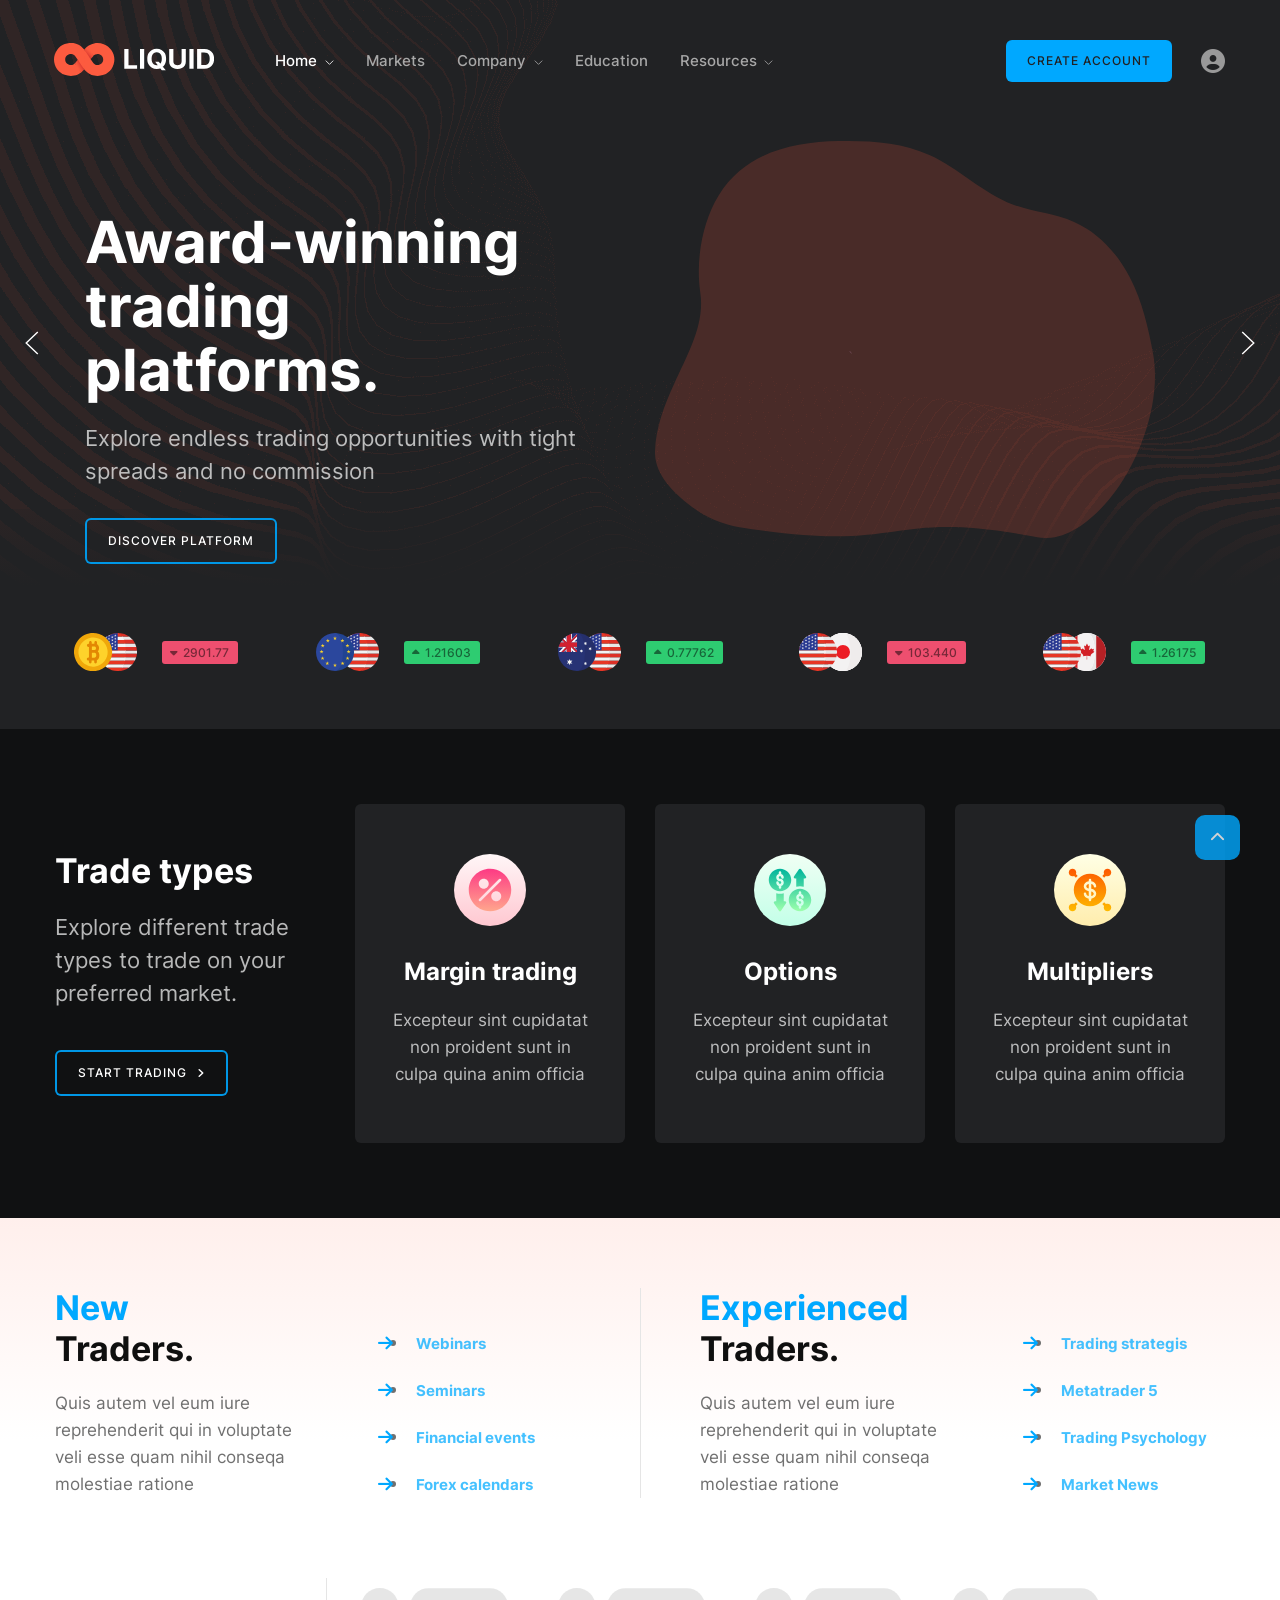
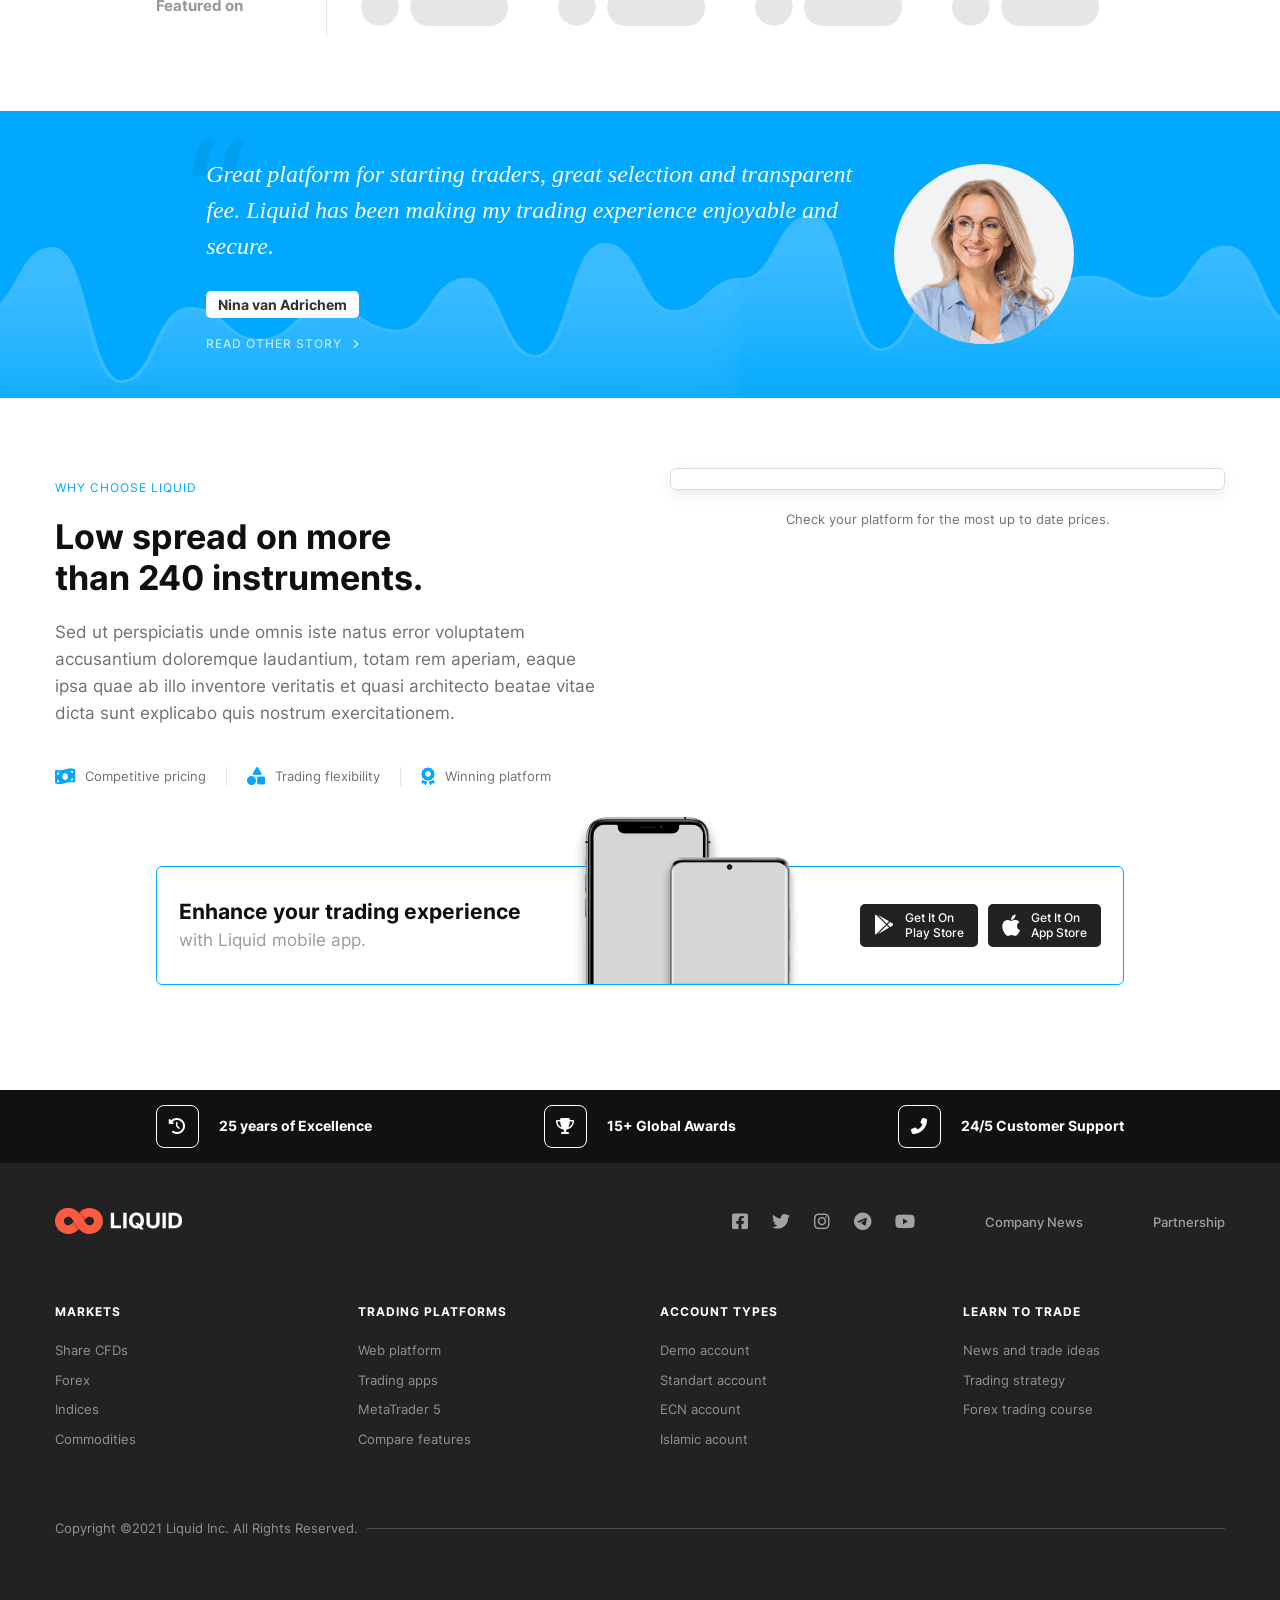
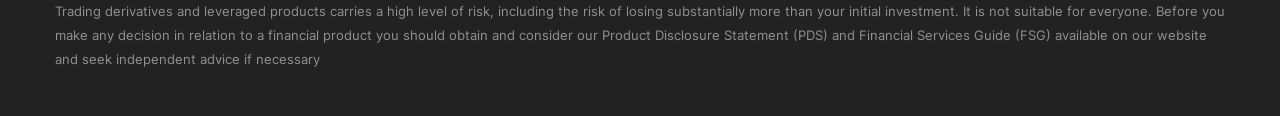
<file: homepage3.html>
<!doctype html>
<html lang="en">

<head>
    <!-- meta tags -->
    <meta charset="utf-8">
    <meta name="viewport" content="width=device-width, initial-scale=1">
    <meta name="description" content="Premium HTML5 Template by Indonez">
    <meta name="keywords" content="blockit, uikit3, indonez, handlebars, scss, javascript">
    <meta name="author" content="Indonez">
    <meta name="theme-color" content="#FC5B3F">
    <!-- preload assets -->
    <link rel="preload" href="fonts/fa-brands-400.woff2" as="font" type="font/woff2" crossorigin>
    <link rel="preload" href="fonts/fa-solid-900.woff2" as="font" type="font/woff2" crossorigin>
    <link rel="preload" href="fonts/inter-v12-latin-regular.woff2" as="font" type="font/woff2" crossorigin>
    <link rel="preload" href="fonts/inter-v12-latin-500.woff2" as="font" type="font/woff2" crossorigin>
    <link rel="preload" href="fonts/inter-v12-latin-700.woff2" as="font" type="font/woff2" crossorigin>
    <link rel="preload" href="css/style.css" as="style">
    <link rel="preload" href="js/vendors/uikit.min.js" as="script">
    <link rel="preload" href="js/utilities.min.js" as="script">
    <link rel="preload" href="js/config-theme.js" as="script">
    <!-- stylesheet -->
    <link rel="stylesheet" href="css/style.css">
    <!-- uikit -->
    <script src="js/vendors/uikit.min.js"></script>
    <!-- favicon -->
    <link rel="shortcut icon" href="img/favicon.ico" type="image/x-icon">
    <!-- touch icon -->
    <link rel="apple-touch-icon-precomposed" href="img/apple-touch-icon.png">
    <title>Homepage 3 - Liquid HTML5 Template</title>
</head>

<body>
    <!-- page loader begin -->
    <div class="page-loader">
        <div></div>
        <div></div>
        <div></div>
    </div>
    <!-- page loader end -->
    <!-- header begin -->
    <header>
        <div class="uk-section uk-padding-remove-vertical">
            <nav class="uk-navbar-container" data-uk-sticky="show-on-up: true; animation: uk-animation-slide-top;">
                <div class="uk-container" data-uk-navbar>
                    <div class="uk-navbar-left">
                        <a class="uk-navbar-item uk-logo" href="index.html">
                            <img src="img/user/header-logo-6ohuZh.svg" alt="logo" width="160" height="34">
                        </a>
                        <ul class="uk-navbar-nav uk-visible@m">
                            <li><a href="index.html">Home<span data-uk-navbar-parent-icon></span></a>
                                <div class="uk-navbar-dropdown">
                                    <ul class="uk-nav uk-navbar-dropdown-nav">
                                        <li><a href="homepage2.html">Homepage 2</a></li>
                                        <li><a href="homepage3.html">Homepage 3</a></li>
                                        <li><a href="homepage4.html">Homepage 4</a></li>
                                    </ul>
                                </div>
                            </li>
                            <li><a href="markets.html">Markets</a>
                            </li>
                            <li><a href="#">Company<span data-uk-navbar-parent-icon></span></a>
                                <div class="uk-navbar-dropdown">
                                    <ul class="uk-nav uk-navbar-dropdown-nav">
                                        <li><a href="about.html">About</a></li>
                                        <li><a href="blog.html">Blog</a></li>
                                        <li><a href="careers.html">Careers</a></li>
                                        <li><a href="contact.html">Contact</a></li>
                                    </ul>
                                </div>
                            </li>
                            <li><a href="education.html">Education</a>
                            </li>
                            <li><a href="#">Resources<span data-uk-navbar-parent-icon></span></a>
                                <div class="uk-navbar-dropdown uk-navbar-dropdown-width-2">
                                    <div class="uk-navbar-dropdown-grid uk-child-width-1-2" data-uk-grid>
                                        <div>
                                            <ul class="uk-nav uk-navbar-dropdown-nav">
                                                <li><a href="https://getuikit.com/docs/introduction">Documentation<i class="fas fa-square-arrow-up-right fa-sm"></i></a></li>
                                                <li><a href="help-center.html">Help Center</a></li>
                                                <li><a href="customers.html">Customers</a></li>
                                                <li><a href="roadmap.html">Roadmap</a></li>
                                                <li><a href="legal-docs.html">Legal Docs<i class="fas fa-gavel fa-sm"></i></a></li>
                                            </ul>
                                        </div>
                                        <div>
                                            <ul class="uk-nav uk-navbar-dropdown-nav">
                                                <li><a class="uk-disabled" href="#">Adipiscing elit sed do eiusmod incididunt ut labore dolore magna lorem ipsum sit dolor amet consectetur</a></li>
                                            </ul>
                                        </div>
                                    </div>
                                </div>
                            </li>
                        </ul>
                    </div>
                    <div class="uk-navbar-right">
                        <div class="uk-navbar-item uk-visible@m in-optional-nav">
                            <a href="#" class="uk-button uk-button-primary uk-border-rounded">Create account</a>
                            <a href="signin.html" class="uk-button uk-button-link">Sign in<i class="fas fa-user-circle"></i></a>
                        </div>
                    </div>
                </div>
            </nav>
        </div>  
    </header>
    <!-- header end -->
    <main>
    <!-- slideshow content begin -->
    <div class="uk-section uk-padding-remove-vertical">
        <div class="uk-light in-slideshow uk-background-cover uk-background-top-center" style="background-image: url(img/in-liquid-slide-bg.png);" data-uk-slideshow>
            <ul class="uk-slideshow-items">
                <li>
        <div class="uk-container">
            <div class="uk-grid-medium uk-grid" data-uk-grid="">
                <div class="uk-width-1-2@s uk-first-column">
                    <div class="uk-overlay">
                        <h1>Award-winning trading platforms.</h1>
                        <p class="uk-text-lead uk-visible@m">Explore endless trading opportunities with tight spreads and no commission</p>
                        <a href="#" class="uk-button uk-button-default uk-border-rounded uk-visible@s">Discover platform</a>
                    </div>
                </div>
                <div class="uk-width-1-2@s">
                    <img class="in-slide-img" src="img/in-lazy.gif" data-src="img/in-liquid-slide-4.svg" alt="image-slide" width="500" height="400"
                        data-uk-img="">
                </div>
            </div>
        </div>
    </li> <li>
        <div class="uk-container">
            <div class="uk-grid-medium uk-grid" data-uk-grid="">
                <div class="uk-width-1-2@s uk-first-column">
                    <div class="uk-overlay">
                        <h1>Learn forex with our courses.</h1>
                        <p class="uk-text-lead uk-visible@m">Weekly educational workshops are a great resource for any skill level trader</p>
                        <a href="#" class="uk-button uk-button-default uk-border-rounded uk-visible@s">Discover courses</a>
                    </div>
                </div>
                <div class="uk-width-1-2@s">
                    <img class="in-slide-img" src="img/in-lazy.gif" data-src="img/in-liquid-slide-3.svg" alt="image-slide" width="500" height="400"
                        data-uk-img="">
                </div>
            </div>
        </div>
    </li>
            </ul>
            <a class="uk-position-center-left uk-position-small uk-hidden-hover" href="#" data-uk-slidenav-previous data-uk-slideshow-item="previous"></a>
            <a class="uk-position-center-right uk-position-small uk-hidden-hover" href="#" data-uk-slidenav-next data-uk-slideshow-item="next"></a>
            <div class="uk-section uk-padding-remove-vertical in-slideshow-features uk-visible@m">
                <div class="uk-container">
                    <ul class="uk-grid uk-child-width-1-5@m uk-text-center" data-uk-grid>
                        <li>
                            <img src="img/in-lazy.gif" data-src="img/in-liquid-fxbtc.svg" alt="ticker-image" width="63" height="38" data-uk-img>
                            <span class="uk-label uk-label-danger uk-margin-left"><i class="fas fa-caret-down"></i>2901.77</span>
                        </li>
                        <li>
                            <img src="img/in-lazy.gif" data-src="img/in-liquid-fxeur.svg" alt="ticker-image" width="63" height="38" data-uk-img>
                            <span class="uk-label uk-label-success uk-margin-left"><i class="fas fa-caret-up"></i>1.21603</span>
                        </li>
                        <li>
                            <img src="img/in-lazy.gif" data-src="img/in-liquid-fxaud.svg" alt="ticker-image" width="63" height="38" data-uk-img>
                            <span class="uk-label uk-label-success uk-margin-left"><i class="fas fa-caret-up"></i>0.77762</span>
                        </li>
                        <li>
                            <img src="img/in-lazy.gif" data-src="img/in-liquid-fxjpy.svg" alt="ticker-image" width="63" height="38" data-uk-img>
                            <span class="uk-label uk-label-danger uk-margin-left"><i class="fas fa-caret-down"></i>103.440</span>
                        </li>
                        <li>
                            <img src="img/in-lazy.gif" data-src="img/in-liquid-fxcad.svg" alt="ticker-image" width="63" height="38" data-uk-img>
                            <span class="uk-label uk-label-success uk-margin-left"><i class="fas fa-caret-up"></i>1.26175</span>
                        </li>
                    </ul>
                </div>
            </div>
        </div>
    </div>
    <!-- slideshow content end -->
    <!-- section content begin -->
    <div class="uk-section uk-section-secondary in-liquid-10">
        <div class="uk-container uk-light">
            <div class="uk-grid-medium uk-child-width-1-4@m uk-flex uk-flex-middle" data-uk-grid>
                <div>
                    <h2>Trade types</h2>
                    <p class="uk-text-lead">Explore different trade types to trade on your preferred market.</p>
                    <a class="uk-button uk-button-default uk-border-rounded uk-margin-top" href="#">Start trading<i class="fas fa-angle-right uk-margin-small-left"></i></a>
                </div>
                <div>
                    <div class="uk-card uk-card-secondary uk-card-body uk-border-rounded uk-text-center">
                        <img class="uk-margin-small-bottom" src="img/in-lazy.gif" data-src="img/in-liquid-icon-16.svg" alt="wave-award" width="72" height="72" data-uk-img>
                        <h3 class="uk-margin-top">Margin trading</h3>
                        <p>Excepteur sint cupidatat non proident sunt in culpa quina anim officia</p>
                    </div>
                </div>
                <div>
                    <div class="uk-card uk-card-secondary uk-card-body uk-border-rounded uk-text-center">
                        <img class="uk-margin-small-bottom" src="img/in-lazy.gif" data-src="img/in-liquid-icon-17.svg" alt="wave-award" width="72" height="72" data-uk-img>
                        <h3 class="uk-margin-top">Options</h3>
                        <p>Excepteur sint cupidatat non proident sunt in culpa quina anim officia</p>
                    </div>
                </div>
                <div>
                    <div class="uk-card uk-card-secondary uk-card-body uk-border-rounded uk-text-center">
                        <img class="uk-margin-small-bottom" src="img/in-lazy.gif" data-src="img/in-liquid-icon-18.svg" alt="wave-award" width="72" height="72" data-uk-img>
                        <h3 class="uk-margin-top">Multipliers</h3>
                        <p>Excepteur sint cupidatat non proident sunt in culpa quina anim officia</p>
                    </div>
                </div>
            </div>
        </div>
    </div>
    <!-- section content end -->
    <!-- section content begin -->
    <div class="uk-section in-liquid-11">
        <div class="uk-container">
            <div class="uk-grid-large uk-grid-divider uk-child-width-1-2@m" data-uk-grid>
                <div>
                    <div class="uk-child-width-1-2@m uk-flex uk-flex-bottom" data-uk-grid>
                        <div>
                            <h2><span class="in-highlight">New</span><br>Traders.</h2>
                            <p>Quis autem vel eum iure reprehenderit qui in voluptate veli esse quam nihil conseqa molestiae ratione</p>
                        </div>
                        <div>
                            <ul class="uk-list uk-list-bullet in-list-check uk-margin-medium-left">
                                <li><a href="#">Webinars</a></li>
                                <li><a href="#">Seminars</a></li>
                                <li><a href="#">Financial events</a></li>
                                <li><a href="#">Forex calendars</a></li>
                            </ul>
                        </div>
                    </div>
                </div>
                <div>
                    <div class="uk-child-width-1-2@m uk-flex uk-flex-bottom" data-uk-grid>
                        <div>
                            <h2><span class="in-highlight">Experienced</span><br>Traders.</h2>
                            <p>Quis autem vel eum iure reprehenderit qui in voluptate veli esse quam nihil conseqa molestiae ratione</p>
                        </div>
                        <div>
                            <ul class="uk-list uk-list-bullet in-list-check uk-margin-medium-left">
                                <li><a href="#">Trading strategis</a></li>
                                <li><a href="#">Metatrader 5</a></li>
                                <li><a href="#">Trading Psychology</a></li>
                                <li><a href="#">Market News</a></li>
                            </ul>
                        </div>
                    </div>
                </div>
            </div>
            <div class="uk-grid uk-flex uk-flex-center">
                <div class="uk-width-5-6@m uk-margin-medium-top">
                    <div class="uk-grid-divider" data-uk-grid>
                        <div class="uk-width-1-5@m uk-flex uk-flex-middle">
                            <h6 class="uk-text-muted">Featured on</h6>
                        </div>
                        <div class="uk-width-expand@m">
                            <div class="uk-grid-medium uk-child-width-1-2@s uk-child-width-1-4@m uk-text-center in-client-logo-3" data-uk-grid>
                                <div class="uk-tile uk-tile-default">
                                    <img class="uk-margin-remove" src="img/in-lazy.gif" data-src="img/in-liquid-media-1.svg" alt="client-logo" width="167" height="55" data-uk-img>
                                </div>
                                <div class="uk-tile uk-tile-default">
                                    <img class="uk-margin-remove" src="img/in-lazy.gif" data-src="img/in-liquid-media-2.svg" alt="client-logo" width="167" height="55" data-uk-img>
                                </div>
                                <div class="uk-tile uk-tile-default">
                                    <img class="uk-margin-remove" src="img/in-lazy.gif" data-src="img/in-liquid-media-3.svg" alt="client-logo" width="167" height="55" data-uk-img>
                                </div>
                                <div class="uk-tile uk-tile-default">
                                    <img class="uk-margin-remove" src="img/in-lazy.gif" data-src="img/in-liquid-media-4.svg" alt="client-logo" width="167" height="55" data-uk-img>
                                </div>
                            </div>
                        </div>
                    </div>
                </div>
            </div>
        </div>
    </div>
    <!-- section content end -->
    <!-- section content begin -->
    <div class="uk-section uk-section-muted uk-padding-large@m in-liquid-12 uk-background-contain uk-background-bottom-center" data-src="img/in-liquid-12-bg.png" data-uk-img>
        <div class="uk-container">
            <div class="uk-grid uk-flex uk-flex-center">
                <div class="uk-width-3-4@m">
                    <div>
                        <div class="uk-flex uk-flex-middle" data-uk-grid>
                            <div class="uk-width-1-1 uk-width-expand@m">
                                <blockquote>
                                    <p class="uk-margin-bottom">Great platform for starting traders, great selection and transparent fee. Liquid has been making my trading experience enjoyable and secure.</p>
                                    <footer><span>Nina van Adrichem</span></footer>
                                    <a class="uk-button uk-button-link" href="#">Read other story<i class="fas fa-angle-right uk-margin-small-left"></i></a>
                                </blockquote>
                                
                            </div>
                            <div class="uk-width-1-1 uk-width-auto@m in-margin-remove-left@s uk-flex-first uk-flex-last@m">
                                <img class="uk-border-pill uk-background-muted uk-align-center uk-margin-remove-bottom" src="img/in-lazy.gif" data-src="img/blockit/in-team-1.png" alt="client-testimoni" width="180" height="180" data-uk-img>
                            </div>
                        </div>
                    </div>
                </div>
            </div>
        </div>
    </div>
    <!-- section content end -->
    <!-- section content begin -->
    <div class="uk-section in-liquid-13">
        <div class="uk-container">
            <div class="uk-grid-large uk-child-width-1-2@m" data-uk-grid>
                <div>
                    <span class="uk-label in-liquid-label uk-margin-small-top uk-margin-bottom">Why choose Liquid</span>
                    <h2 class="uk-margin-remove">Low spread on more<br>than 240 instruments.</h2>
                    <p>Sed ut perspiciatis unde omnis iste natus error voluptatem accusantium doloremque laudantium, totam rem aperiam, eaque ipsa quae ab illo inventore veritatis et quasi architecto
                        beatae vitae dicta sunt explicabo quis nostrum exercitationem.</p>
                    <ul class="uk-subnav uk-subnav-divider uk-margin-medium-top uk-text-small" data-uk-margin>
                        <li><i class="fas fa-money-bill-wave uk-margin-small-right"></i>Competitive pricing</li>
                        <li><i class="fas fa-shapes uk-margin-small-right"></i>Trading flexibility</li>
                        <li><i class="fas fa-award uk-margin-small-right"></i>Winning platform</li>
                    </ul>
                </div>
                <div>
                    <div class="uk-card uk-card-default uk-border-rounded uk-box-shadow-medium">
                        <div class="uk-card-body">
                            <div id="tradingview-widget"></div>
                        </div>
                    </div>
                    <p class="uk-text-small uk-text-center">Check your platform for the most up to date prices.</p>
                </div>
            </div>
            <div class="uk-grid uk-flex uk-flex-center">
                <div class="uk-width-5-6@m uk-margin-medium-top">
                    <div class="uk-card uk-card-default uk-card-body uk-border-rounded in-app-style">
                        <div class="uk-grid-collapse uk-flex uk-flex-middle" data-uk-grid>
                            <div class="uk-width-expand@m">
                                <h4 class="uk-margin-remove">Enhance your trading experience</h4>
                                <p class="uk-text-muted uk-margin-remove">with Liquid mobile app.</p>
                            </div>
                            <div class="uk-width-1-1 uk-width-3-5@m uk-inline">
                                <div class="uk-position-bottom">
                                    <img src="img/in-lazy.gif" data-src="img/in-liquid-13-mockup.png" alt="sample-images" width="226" height="172" data-uk-img>
                                </div>
                                <div class="uk-flex uk-flex-center uk-flex-right@m in-margin-top-20@s">
                                    <a href="#" class="uk-button in-button-app">
                                        <span>
                                            <i class="fab fa-google-play"></i>
                                        </span>
                                        <span>
                                            Get it on<br>Play Store
                                        </span>
                                    </a>
                                    <a href="#" class="uk-button in-button-app uk-margin-small-left">
                                        <span>
                                            <i class="fab fa-apple"></i>
                                        </span>
                                        <span>
                                            Get it on<br>App Store
                                        </span>
                                    </a>
                                </div>
                            </div>
                        </div>
                    </div>
                </div>
            </div>
        </div>
    </div>
    <!-- section content end -->
    </main>
    <!-- footer begin -->
    <footer>
        <div class="uk-section uk-section-secondary in-footer-feature uk-margin-medium-top">
            <div class="uk-container">
                <div class="uk-grid uk-flex uk-flex-center">
                    <div class="uk-width-5-6@m">
                        <div class="uk-grid uk-grid-collapse uk-child-width-1-3@s" data-uk-grid="">
                            <div class="uk-flex uk-flex-middle">
                                <div class="in-icon-wrap uk-margin-right">
                                    <i class="fas fa-history"></i>
                                </div>
                                <div>
                                    <h6 class="uk-margin-remove">25 years of Excellence</h6>
                                </div>
                            </div>
                            <div class="uk-flex uk-flex-middle uk-flex-center@m">
                                <div class="in-icon-wrap uk-margin-right">
                                    <i class="fas fa-trophy"></i>
                                </div>
                                <div>
                                    <h6 class="uk-margin-remove">15+ Global Awards</h6>
                                </div>
                            </div>
                            <div class="uk-flex uk-flex-middle uk-flex-right@m">
                                <div class="in-icon-wrap uk-margin-right">
                                    <i class="fas fa-phone-alt"></i>
                                </div>
                                <div>
                                    <h6 class="uk-margin-remove">24/5 Customer Support</h6>
                                </div>
                            </div>
                        </div>
                    </div>
                </div>
            </div>
        </div>
        <div class="uk-section uk-background-secondary uk-light">
            <div class="uk-container uk-text-small">
                <div class="uk-child-width-1-2@m" data-uk-grid="">
                    <div class="in-footer-logo">
                        <img src="img/in-lazy.gif" data-src="img/in-logo.svg" alt="logo" width="127" height="27" data-uk-img="">
                    </div>
                    <div class="uk-flex uk-flex-right@m">
                        <!-- social media begin -->
                        <div class="uk-flex social-media-list">
                        <div><a href="https://www.facebook.com/indonez" class="color-facebook text-decoration-none"><i class="fab fa-facebook-square"></i> Facebook</a></div>
                        <div><a href="https://twitter.com/indonez_tw" class="color-twitter text-decoration-none"><i class="fab fa-twitter"></i> Twitter</a></div>
                        <div><a href="https://www.instagram.com/indonez_ig" class="color-instagram text-decoration-none"><i class="fab fa-instagram"></i> Instagram</a></div>
                        <div><a href="#some-link" class="color-telegram text-decoration-none"><i class="fab fa-telegram"></i> Telegram</a></div>
                        <div><a href="#some-link" class="color-youtube text-decoration-none"><i class="fab fa-youtube"></i> Youtube</a></div>
                        </div>
                        <!-- social media end -->
                        <a class="uk-button uk-button-text uk-margin-large-left uk-visible@m" href="#">Company News</a>
                        <a class="uk-button uk-button-text uk-margin-large-left uk-visible@m" href="#">Partnership</a>
                    </div>
                </div>
                <div class="uk-child-width-1-2@s uk-child-width-1-4@m uk-margin-large-top" data-uk-grid="">
                    <div>
                        <h5>Markets</h5>
                        <ul class="uk-list uk-link-text">
                            <li><a href="#">Share CFDs</a></li>
                            <li><a href="#">Forex</a></li>
                            <li><a href="#">Indices</a></li>
                            <li><a href="#">Commodities</a></li>
                        </ul>
                    </div>
                    <div>
                        <h5>Trading Platforms</h5>
                        <ul class="uk-list uk-link-text">
                            <li><a href="#">Web platform</a></li>
                            <li><a href="#">Trading apps</a></li>
                            <li><a href="#">MetaTrader 5</a></li>
                            <li><a href="#">Compare features</a></li>
                        </ul>
                    </div>
                    <div>
                        <h5>Account Types</h5>
                        <ul class="uk-list uk-link-text">
                            <li><a href="#">Demo account</a></li>
                            <li><a href="#">Standart account</a></li>
                            <li><a href="#">ECN account</a></li>
                            <li><a href="#">Islamic acount</a></li>
                        </ul>
                    </div>
                    <div>
                        <h5>Learn to Trade</h5>
                        <ul class="uk-list uk-link-text">
                            <li><a href="#">News and trade ideas</a></li>
                            <li><a href="#">Trading strategy</a></li>
                            <li><a href="#">Forex trading course</a></li>
                        </ul>
                    </div>
                </div>
                <div class="uk-grid uk-margin-large-top">
                    <div class="uk-width-1-1">
                        <p class="copyright-text uk-heading-line"><span>Copyright ©2021 Liquid Inc. All Rights Reserved.</span></p>
                        <p class="in-trading-risk">Trading derivatives and leveraged products carries a high level of risk, including the risk of losing substantially more than your initial investment. It
                            is not suitable for everyone. Before you make any decision in relation to a financial product you should obtain and consider our Product Disclosure Statement (PDS) and
                            Financial Services Guide (FSG) available on our website and seek independent advice if necessary</p>
                    </div>
                </div>
            </div>
        </div>
    </footer>
    <!-- footer end -->
    <!-- to top begin -->
    <a href="#" class="to-top uk-visible@m" data-uk-scroll>
        Top<i class="fas fa-chevron-up" ></i>
    </a>
    <!-- to top end -->
    <!-- javascript -->
    <script src="js/vendors/tradingview-widget.min.js"></script>
    <script src="js/utilities.min.js"></script>
    <script src="js/config-theme.js"></script>
</body>

</html>
</file>
